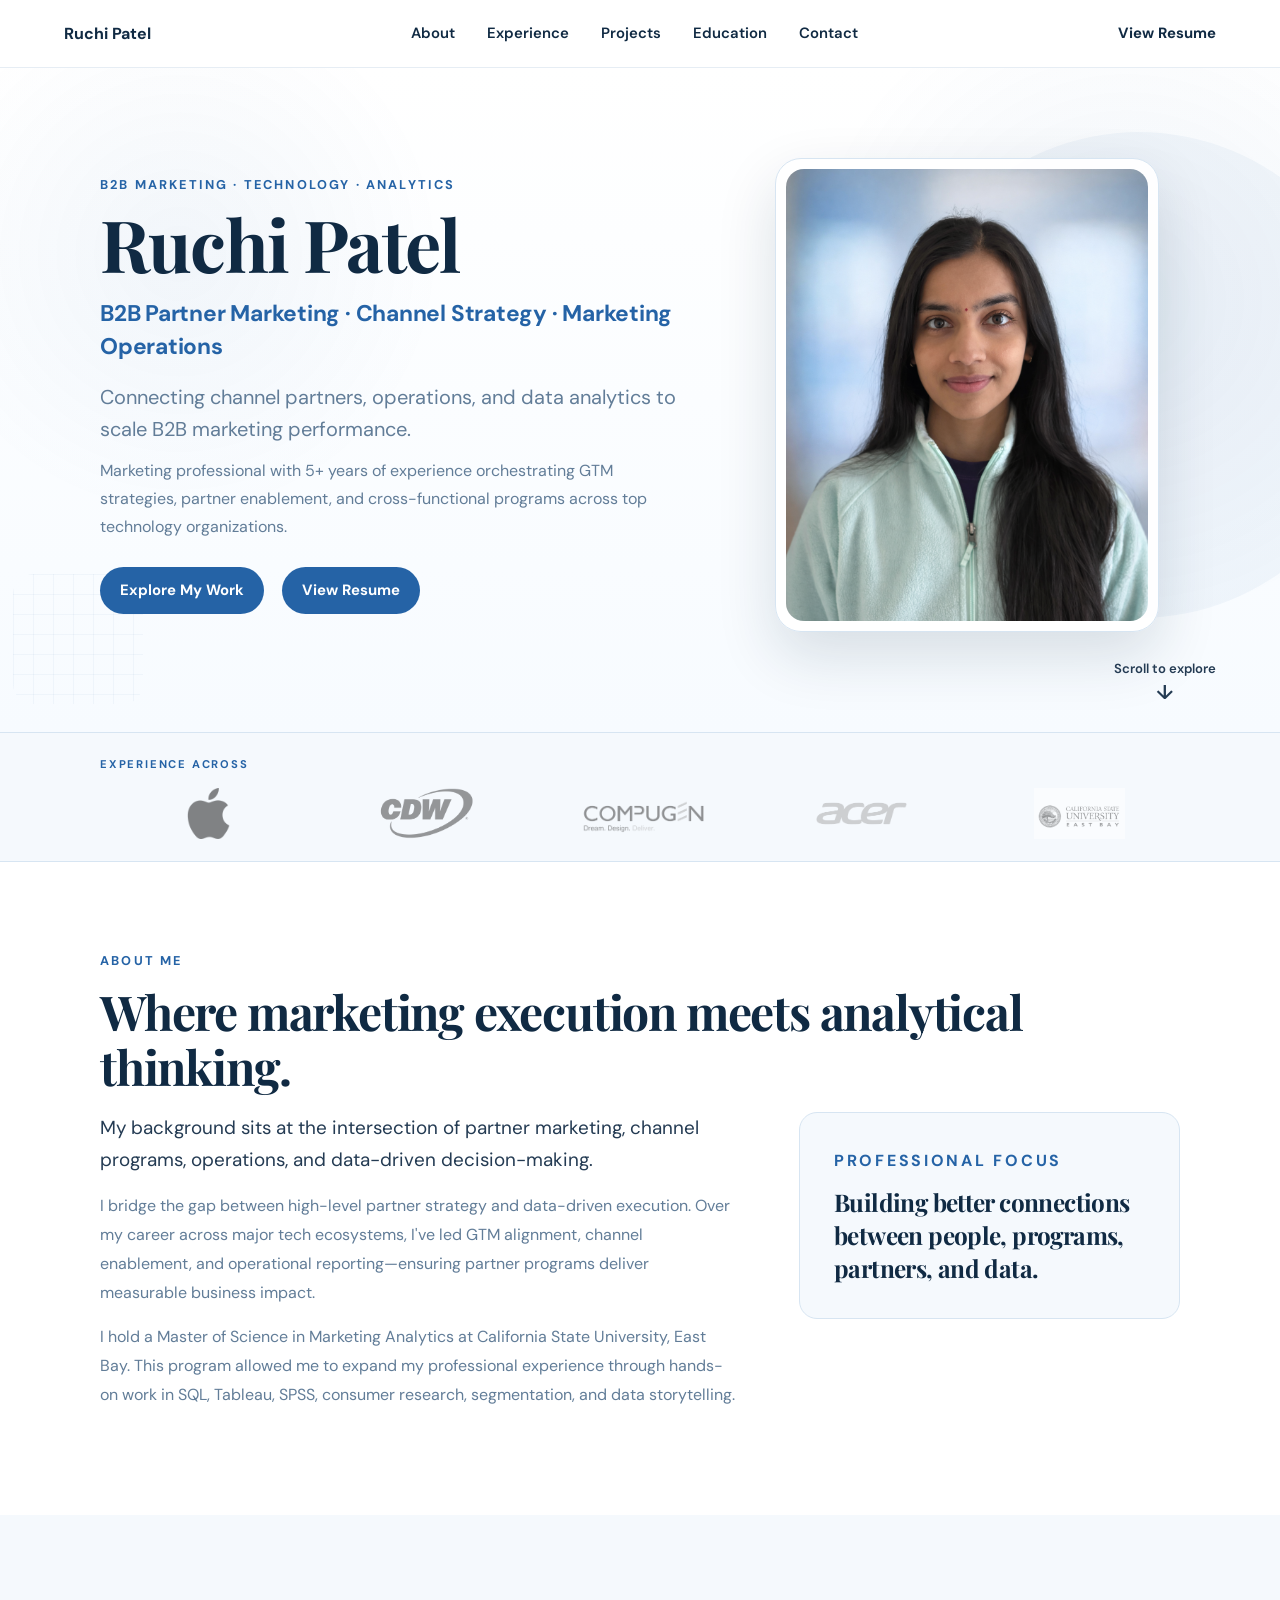
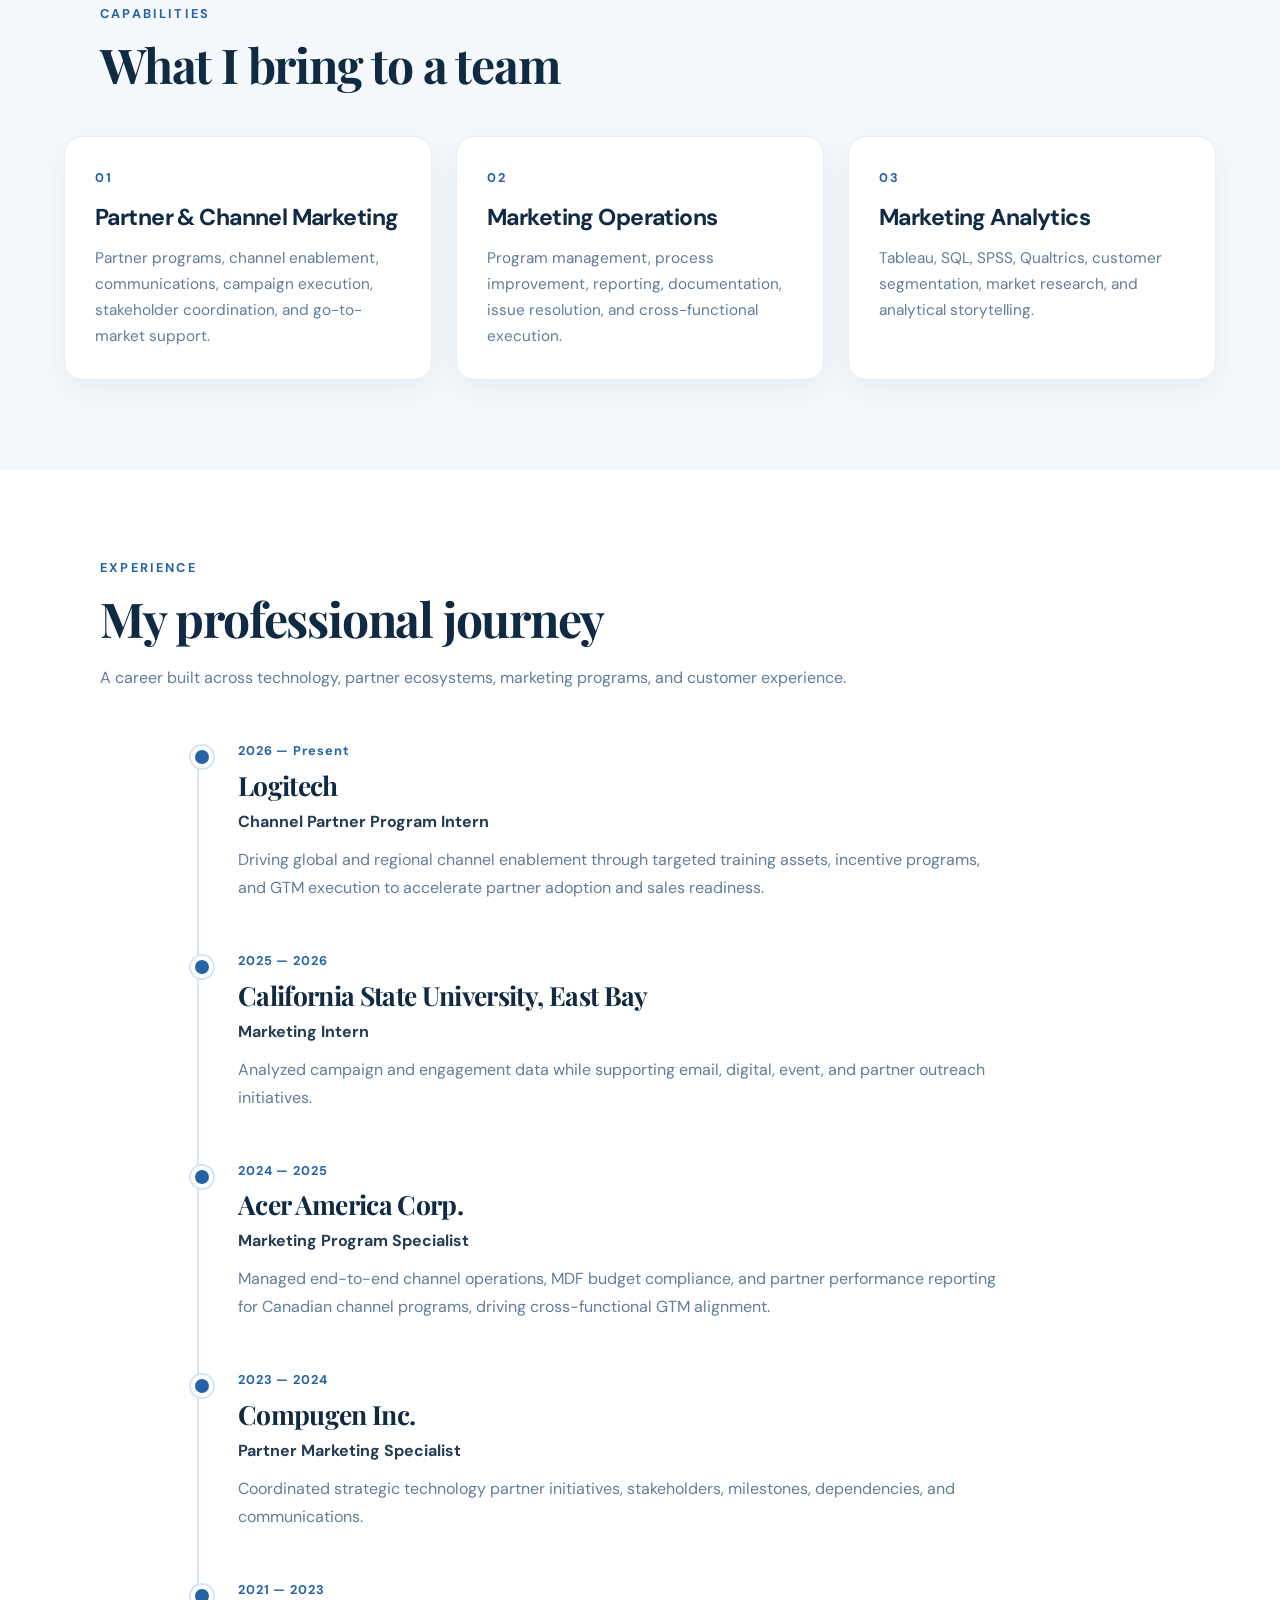
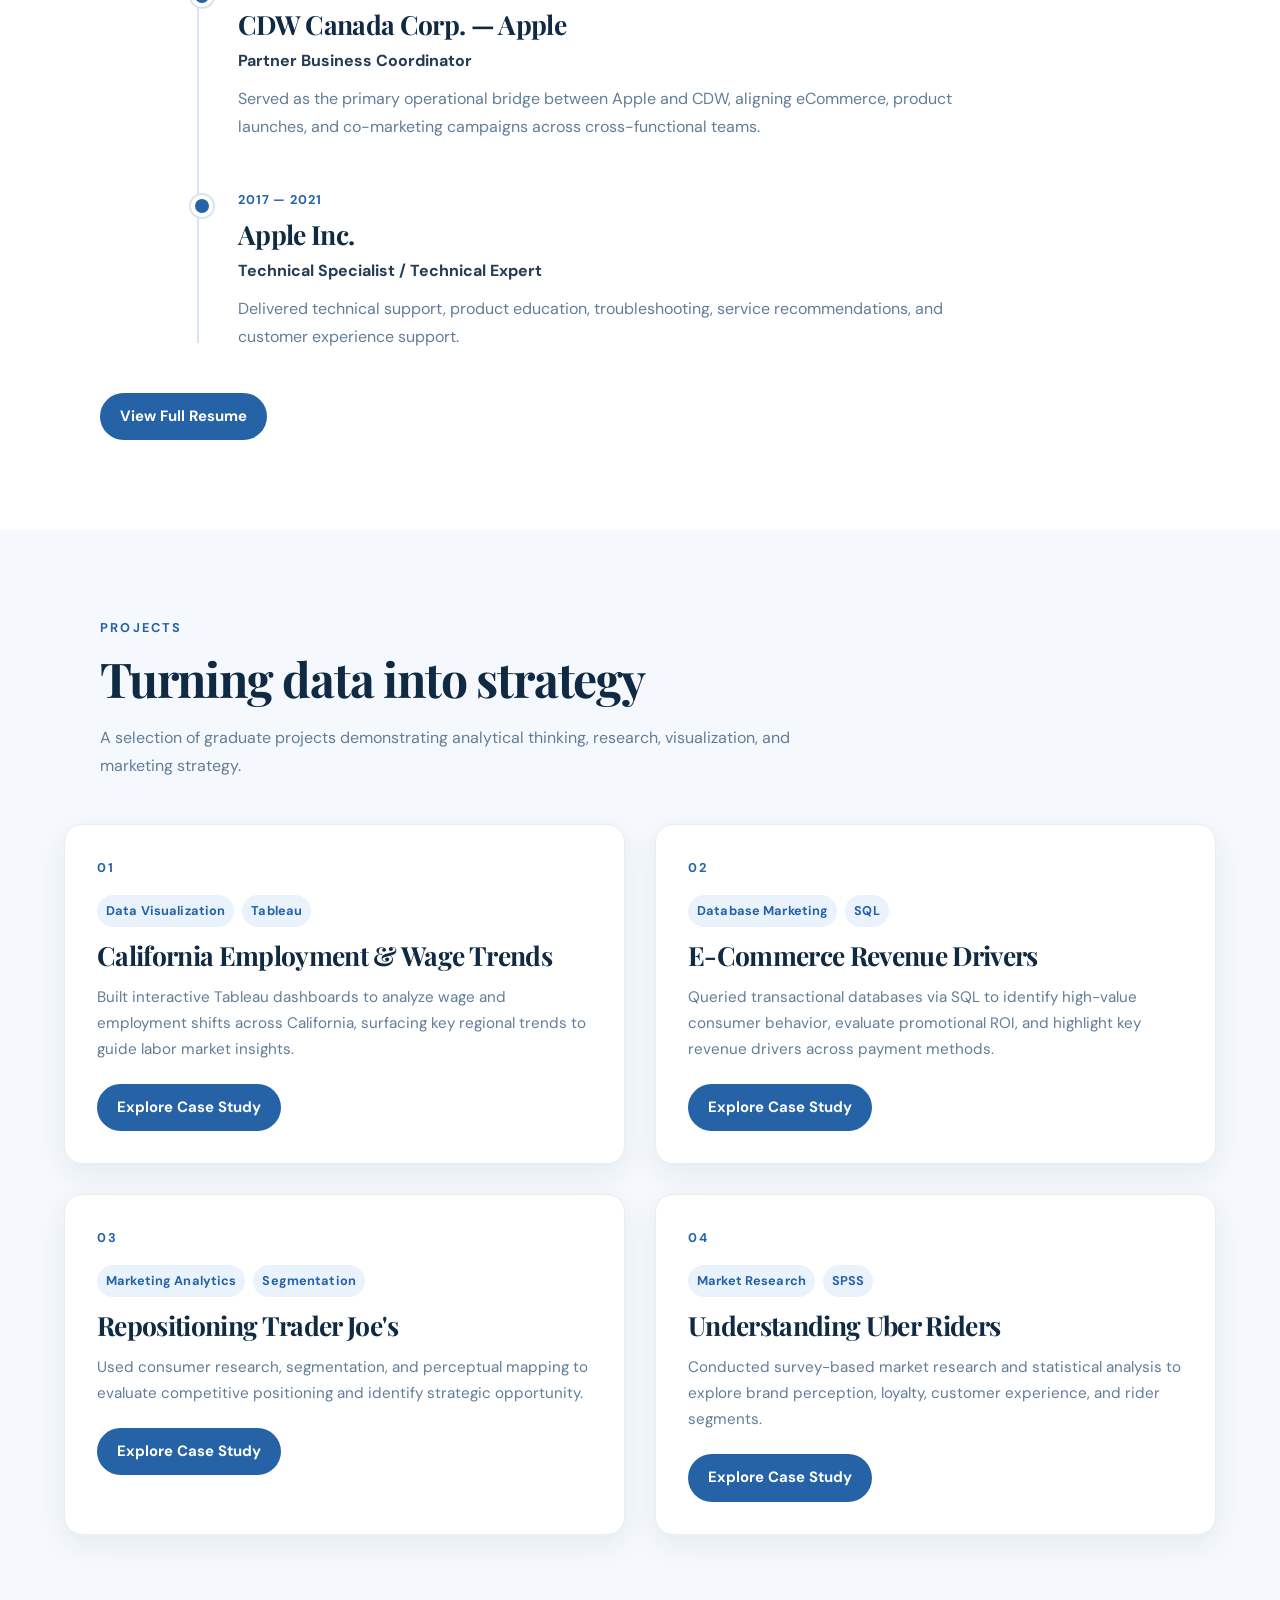
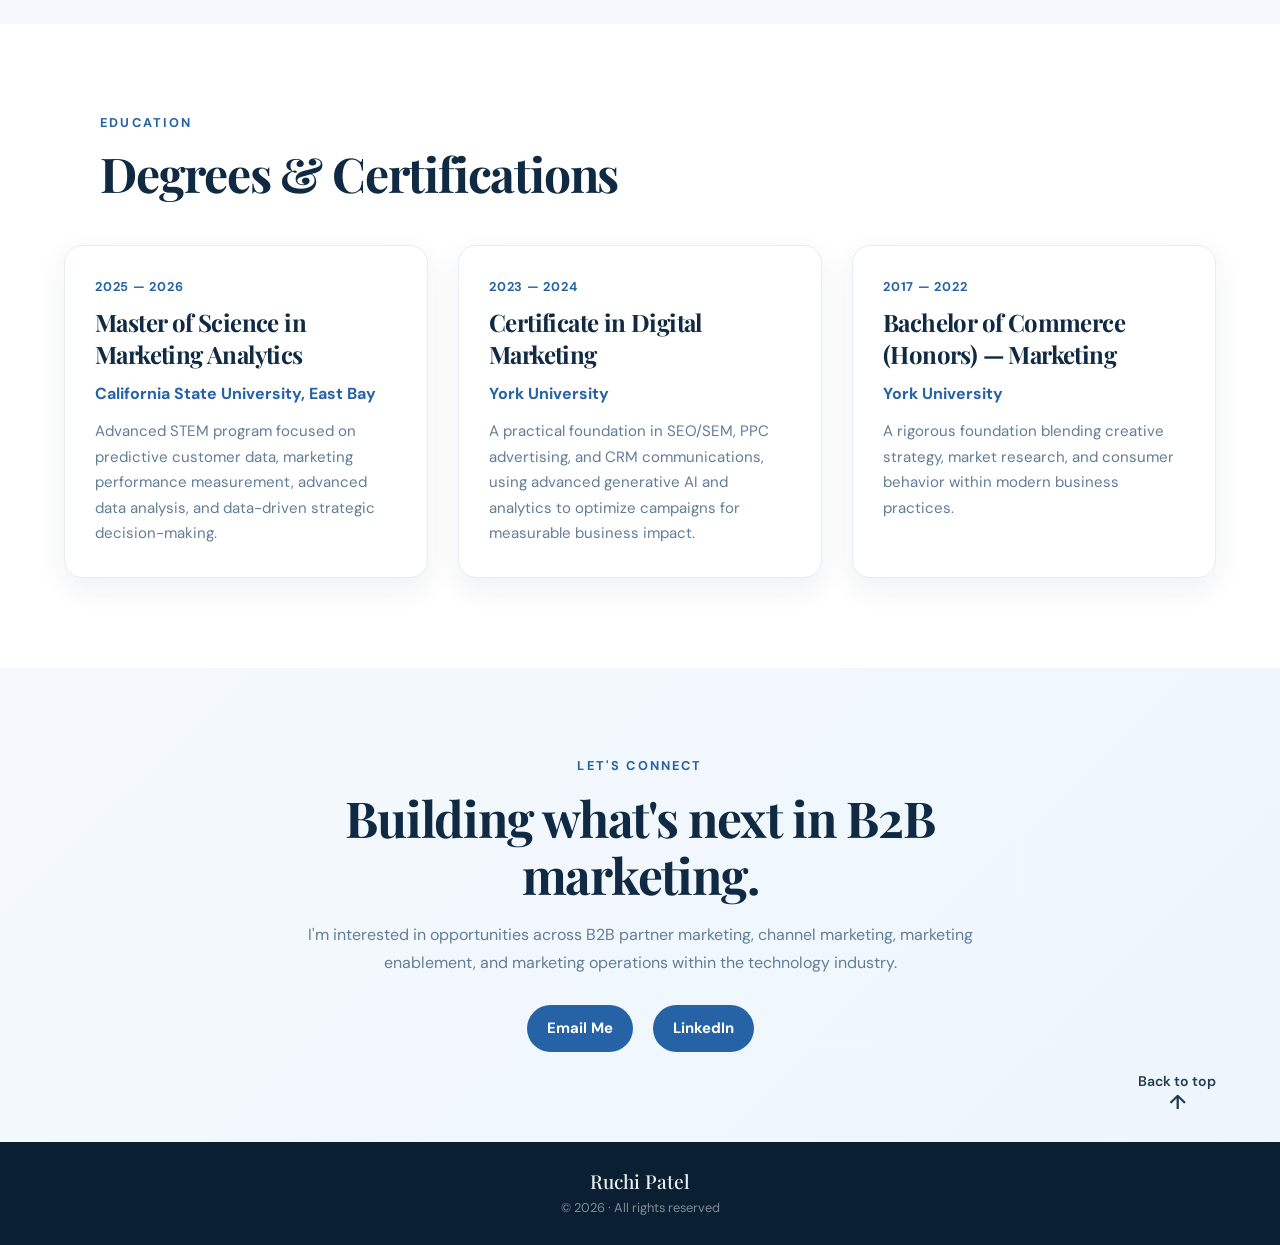
<file: index.html>
<!DOCTYPE html>
<html lang="en">

<head>

    <meta charset="UTF-8">

    <meta
        name="viewport"
        content="width=device-width, initial-scale=1.0"
    >

    <meta
        name="description"
        content="Ruchi Patel — B2B Partner Marketing, Channel Strategy, Marketing Operations, and Marketing Analytics."
    >

    <title>
        Ruchi Patel | B2B Partner Marketing &amp; Marketing Operations
    </title>

    <link rel="stylesheet" href="style.css">

</head>


<body>


    <!-- =====================================================
         NAVIGATION
    ====================================================== -->

    <nav class="site-nav">

        <a
            href="#home"
            class="nav-logo"
        >
            Ruchi Patel
        </a>


        <div class="nav-links">

            <a href="#about">
                About
            </a>

            <a href="#experience">
                Experience
            </a>

            <a href="#projects">
                Projects
            </a>

            <a href="#education">
                Education
            </a>

            <a href="#contact">
                Contact
            </a>

        </div>


        <a
            href="Ruchi%20Patel_Resume.pdf"
            class="nav-resume"
            target="_blank"
            rel="noopener"
        >
            View Resume
        </a>

    </nav>



    <!-- =====================================================
         HERO
    ====================================================== -->

    <header
        id="home"
        class="hero home-hero"
    >

        <div class="hero-content">


            <div class="hero-copy">

                <p class="eyebrow">
                    B2B MARKETING · TECHNOLOGY · ANALYTICS
                </p>


                <h1>
                    Ruchi Patel
                </h1>


                <h2>
                    B2B Partner Marketing
                    <span>·</span>
                    Channel Strategy
                    <span>·</span>
                    Marketing Operations
                </h2>


                <p class="hero-tagline">
                    Connecting channel partners, operations, and data 
                    analytics to scale B2B marketing performance.
                </p>


                <p class="hero-description">
                   Marketing professional with 5+ years of experience
                    orchestrating GTM strategies, partner enablement, 
                    and cross-functional programs across top technology 
                    organizations.
                </p>


                <div class="hero-actions">

                    <a
                        href="#projects"
                        class="btn"
                    >
                        Explore My Work
                    </a>


                    <a
                        href="Ruchi%20Patel_Resume.pdf"
                        class="btn"
                        target="_blank"
                        rel="noopener"
                    >
                        View Resume
                    </a>

                </div>

            </div>



            <div class="hero-image">

                <div class="headshot-frame">

                    <img
                        src="LinkedIn.png"
                        alt="Professional headshot of Ruchi Patel"
                        class="headshot"
                    >

                </div>

            </div>

        </div>


        <div class="hero-scroll">
            Scroll to explore
            <span>↓</span>
        </div>

    </header>
<!-- =====================================================
     COMPANY LOGO MARQUEE
====================================================== -->

<section
    class="company-banner"
    aria-label="Companies and organizations in Ruchi Patel's professional experience"
>

    <div class="company-banner-inner">

        <p class="company-banner-label">
            EXPERIENCE ACROSS
        </p>

        <div class="company-marquee">

            <div class="company-track">

                <!-- First logo set -->

                <div class="company-logo">
                    <img
                        src="images/companies/apple.png"
                        alt="Apple"
                    >
                </div>

                <div class="company-logo">
                    <img
                        src="images/companies/cdw.png"
                        alt="CDW"
                    >
                </div>

                <div class="company-logo">
                    <img
                        src="images/companies/compugen.png"
                        alt="Compugen"
                    >
                </div>

                <div class="company-logo">
                    <img
                        src="images/companies/acer.png"
                        alt="Acer"
                    >
                </div>

                <div class="company-logo">
                    <img
                        src="images/companies/csueb.jpg"
                        alt="California State University, East Bay"
                    >
                </div>

                <div class="company-logo">
                    <img
                        src="images/companies/logitech.png"
                        alt="Logitech"
                    >
                </div>


                <!-- Duplicate logo set for seamless scrolling -->

                <div class="company-logo">
                    <img
                        src="images/companies/apple.png"
                        alt=""
                        aria-hidden="true"
                    >
                </div>

                <div class="company-logo">
                    <img
                        src="images/companies/cdw.png"
                        alt=""
                        aria-hidden="true"
                    >
                </div>

                <div class="company-logo">
                    <img
                        src="images/companies/compugen.png"
                        alt=""
                        aria-hidden="true"
                    >
                </div>

                <div class="company-logo">
                    <img
                        src="images/companies/acer.png"
                        alt=""
                        aria-hidden="true"
                    >
                </div>

                <div class="company-logo">
                    <img
                        src="images/companies/csueb.jpg"
                        alt=""
                        aria-hidden="true"
                    >
                </div>

                <div class="company-logo">
                    <img
                        src="images/companies/logitech.png"
                        alt=""
                        aria-hidden="true"
                    >
                </div>

            </div>

        </div>

    </div>

</section>

    <!-- =====================================================
         ABOUT
    ====================================================== -->

    <section
        id="about"
        class="about-section"
    >

        <div class="section-intro">

            <p class="eyebrow">
                ABOUT ME
            </p>

            <h2>
                Where marketing execution
                meets analytical thinking.
            </h2>

        </div>


        <div class="about-content">

            <div>

                <p class="lead">
                    My background sits at the intersection of
                    partner marketing, channel programs, operations,
                    and data-driven decision-making.
                </p>

                <p>
                   I bridge the gap between high-level partner strategy 
                    and data-driven execution. Over my career across major 
                    tech ecosystems, I've led GTM alignment, channel enablement, 
                    and operational reporting—ensuring partner programs deliver 
                    measurable business impact.
                </p>

                <p>
                    I hold a Master of Science in Marketing Analytics
                    at California State University, East Bay. This program
                    allowed me to expand my professional experience through
                    hands-on work in SQL, Tableau, SPSS, consumer research,
                    segmentation, and data storytelling.
                </p>

            </div>


            <div class="about-highlight">

                <p class="eyebrow">
                    PROFESSIONAL FOCUS
                </p>

                <h3>
                    Building better connections
                    between people, programs,
                    partners, and data.
                </h3>

            </div>

        </div>

    </section>



    <!-- =====================================================
         CAPABILITIES
    ====================================================== -->

    <section
        id="capabilities"
        class="capabilities-section"
    >

        <div class="section-heading">

            <p class="eyebrow">
                CAPABILITIES
            </p>

            <h2>
                What I bring to a team
            </h2>

        </div>


        <div class="capabilities-grid">


            <article class="capability-card">

                <span class="capability-number">
                    01
                </span>

                <h3>
                    Partner &amp;
                    Channel Marketing
                </h3>

                <p>
                    Partner programs, channel enablement,
                    communications, campaign execution,
                    stakeholder coordination, and go-to-market
                    support.
                </p>

            </article>


            <article class="capability-card">

                <span class="capability-number">
                    02
                </span>

                <h3>
                    Marketing
                    Operations
                </h3>

                <p>
                    Program management, process improvement,
                    reporting, documentation, issue resolution,
                    and cross-functional execution.
                </p>

            </article>


            <article class="capability-card">

                <span class="capability-number">
                    03
                </span>

                <h3>
                    Marketing
                    Analytics
                </h3>

                <p>
                    Tableau, SQL, SPSS, Qualtrics, customer
                    segmentation, market research, and
                    analytical storytelling.
                </p>

            </article>

        </div>

    </section>

<!-- =====================================================
     EXPERIENCE
====================================================== -->

<section
    id="experience"
    class="experience-section"
>

    <div class="section-heading">

        <p class="eyebrow">
            EXPERIENCE
        </p>

        <h2>
            My professional journey
        </h2>

        <p>
            A career built across technology, partner ecosystems,
            marketing programs, and customer experience.
        </p>

    </div>


    <div class="timeline">


        <!-- 01 -->

        <article class="timeline-item">

            <p class="date">
                2026 — Present
            </p>

            <h3>
                Logitech
            </h3>

            <p>
                <strong>
                    Channel Partner Program Intern
                </strong>
            </p>

            <p>
                Driving global and regional channel enablement 
                through targeted training assets, incentive programs, 
                and GTM execution to accelerate partner adoption and 
                sales readiness.
            </p>

        </article>


        <!-- 02 -->

        <article class="timeline-item">

            <p class="date">
                2025 — 2026
            </p>

            <h3>
                California State University, East Bay
            </h3>

            <p>
                <strong>
                    Marketing Intern
                </strong>
            </p>

            <p>
                Analyzed campaign and engagement data while
                supporting email, digital, event, and partner
                outreach initiatives.
            </p>

        </article>


        <!-- 03 -->

        <article class="timeline-item">

            <p class="date">
                2024 — 2025
            </p>

            <h3>
                Acer America Corp.
            </h3>

            <p>
                <strong>
                    Marketing Program Specialist
                </strong>
            </p>

            <p>
                Managed end-to-end channel operations, MDF budget 
                compliance, and partner performance reporting 
                for Canadian channel programs, driving 
                cross-functional GTM alignment.
            </p>

        </article>


        <!-- 04 -->

        <article class="timeline-item">

            <p class="date">
                2023 — 2024
            </p>

            <h3>
                Compugen Inc.
            </h3>

            <p>
                <strong>
                    Partner Marketing Specialist
                </strong>
            </p>

            <p>
                Coordinated strategic technology partner
                initiatives, stakeholders, milestones,
                dependencies, and communications.
            </p>

        </article>


        <!-- 05 -->

        <article class="timeline-item">

            <p class="date">
                2021 — 2023
            </p>

            <h3>
                CDW Canada Corp. — Apple
            </h3>

            <p>
                <strong>
                    Partner Business Coordinator
                </strong>
            </p>

            <p>
                Served as the primary operational bridge between 
                Apple and CDW, aligning eCommerce, product launches, 
                and co-marketing campaigns across cross-functional teams.
            </p>

        </article>


        <!-- 06 -->

        <article class="timeline-item">

            <p class="date">
                2017 — 2021
            </p>

            <h3>
                Apple Inc.
            </h3>

            <p>
                <strong>
                    Technical Specialist / Technical Expert
                </strong>
            </p>

            <p>
                Delivered technical support, product education,
                troubleshooting, service recommendations,
                and customer experience support.
            </p>

        </article>


    </div>


    <div class="section-action">

        <a
            href="Ruchi%20Patel_Resume.pdf"
            class="btn"
            target="_blank"
            rel="noopener"
        >
            View Full Resume
        </a>

    </div>

</section>

    <!-- =====================================================
         FEATURED PROJECTS
    ====================================================== -->

    <section
        id="projects"
        class="projects-section"
    >

        <div class="section-heading">

            <p class="eyebrow">
                Projects
            </p>

            <h2>
                Turning data into strategy
            </h2>

            <p>
                A selection of graduate projects demonstrating
                analytical thinking, research, visualization,
                and marketing strategy.
            </p>

        </div>


        <div class="project-grid homepage-project-grid">


            <!-- Project 01 -->

            <article class="project-card homepage-project-card">

                <div class="project-number">
                    01
                </div>

                <div class="project-tags">

                    <span class="project-tag">
                        Data Visualization
                    </span>

                    <span class="project-tag">
                        Tableau
                    </span>

                </div>


                <h3>
                    California Employment
                    &amp; Wage Trends
                </h3>


                <p>
                    Built interactive Tableau dashboards to analyze 
                    wage and employment shifts across California, 
                    surfacing key regional trends to guide labor 
                    market insights.
                </p>


                <a
                    href="projects/data-visualization.html"
                    class="btn"
                >
                    Explore Case Study
                </a>

            </article>



            <!-- Project 02 -->

            <article class="project-card homepage-project-card">

                <div class="project-number">
                    02
                </div>

                <div class="project-tags">

                    <span class="project-tag">
                        Database Marketing
                    </span>

                    <span class="project-tag">
                        SQL
                    </span>

                </div>


                <h3>
                    E-Commerce Revenue
                    Drivers
                </h3>


                <p>
                    Queried transactional databases via SQL 
                    to identify high-value consumer behavior, 
                    evaluate promotional ROI, and highlight key 
                    revenue drivers across payment methods.
                </p>


                <a
                    href="projects/database-marketing.html"
                    class="btn"
                >
                    Explore Case Study
                </a>

            </article>



            <!-- Project 03 -->

            <article class="project-card homepage-project-card">

                <div class="project-number">
                    03
                </div>

                <div class="project-tags">

                    <span class="project-tag">
                        Marketing Analytics
                    </span>

                    <span class="project-tag">
                        Segmentation
                    </span>

                </div>


                <h3>
                    Repositioning
                    Trader Joe's
                </h3>


                <p>
                    Used consumer research, segmentation, and
                    perceptual mapping to evaluate competitive
                    positioning and identify strategic opportunity.
                </p>


                <a
                    href="projects/marketing-analytics.html"
                    class="btn"
                >
                    Explore Case Study
                </a>

            </article>



            <!-- Project 04 -->

            <article class="project-card homepage-project-card">

                <div class="project-number">
                    04
                </div>

                <div class="project-tags">

                    <span class="project-tag">
                        Market Research
                    </span>

                    <span class="project-tag">
                        SPSS
                    </span>

                </div>


                <h3>
                    Understanding
                    Uber Riders
                </h3>


                <p>
                    Conducted survey-based market research and
                    statistical analysis to explore brand perception,
                    loyalty, customer experience, and rider segments.
                </p>


                <a
                    href="projects/market-research.html"
                    class="btn"
                >
                    Explore Case Study
                </a>

            </article>

    </section>



    <!-- =====================================================
         EDUCATION
    ====================================================== -->

    <section
        id="education"
        class="education-section"
    >

        <div class="section-heading">

            <p class="eyebrow">
                EDUCATION
            </p>

            <h2>
                Degrees &amp; Certifications
            </h2>

        </div>


        <div class="education-grid">


            <article class="education-card">

                <p class="education-year">
                    2025 — 2026
                </p>

                <h3>
                    Master of Science
                    in Marketing Analytics
                </h3>

                <p class="education-school">
                    California State University,
                    East Bay
                </p>

                <p>
                    Advanced STEM program focused on predictive customer
                    data, marketing performance measurement, advanced data 
                    analysis, and data-driven strategic decision-making.
                </p>

            </article>


            <article class="education-card">

                <p class="education-year">
                    2023 — 2024
                </p>

                <h3>
                    Certificate in Digital Marketing
                </h3>

                <p class="education-school">
                    York University
                </p>

                <p>
                    A practical foundation in SEO/SEM, PPC 
                    advertising, and CRM communications, using
                    advanced generative AI and analytics to 
                    optimize campaigns for measurable business impact.
                </p>

            </article>


            <article class="education-card">

                <p class="education-year">
                    2017 — 2022
                </p>

                <h3>
                    Bachelor of Commerce
                    (Honors) — Marketing
                </h3>

                <p class="education-school">
                    York University
                </p>

                <p>
                    A rigorous foundation blending creative strategy, 
                    market research, and consumer behavior within modern
                    business practices.
                </p>

            </article>

        </div>

    </section>



    <!-- =====================================================
         CONTACT
    ====================================================== -->

    <section
        id="contact"
        class="contact-section"
    >

        <div class="contact-content">

            <p class="eyebrow">
                LET'S CONNECT
            </p>

            <h2>
                Building what's next
                in B2B marketing.
            </h2>

            <p>
                I'm interested in opportunities across B2B partner
                marketing, channel marketing, marketing enablement,
                and marketing operations within the technology industry.
            </p>


            <div class="contact-actions">

                <a
                    href="mailto:patel28@live.ca"
                    class="btn"
                >
                    Email Me
                </a>


                <a
                    href="https://www.linkedin.com/in/patel2811"
                    class="btn"
                    target="_blank"
                    rel="noopener"
                >
                    LinkedIn
                </a>

            </div>
 <div class="footer-links">

               <a
    href="#home"
    class="back-to-top"
    aria-label="Back to top"
>
    <span>Back to top</span>
    <span class="back-to-top-arrow">↑</span>
</a>

            </div>
            
        </div>

    </section>



    <!-- =====================================================
         FOOTER
    ====================================================== -->

   <footer class="site-footer">

    <div class="site-footer-content">

        <div class="site-footer-name">
            Ruchi Patel
        </div>

        <div class="site-footer-copyright">
            © 2026 · All rights reserved
        </div>

    </div>

</footer>



    <!-- =====================================================
         JAVASCRIPT
    ====================================================== -->

    <script src="script.js"></script>

</body>

</html>
</file>
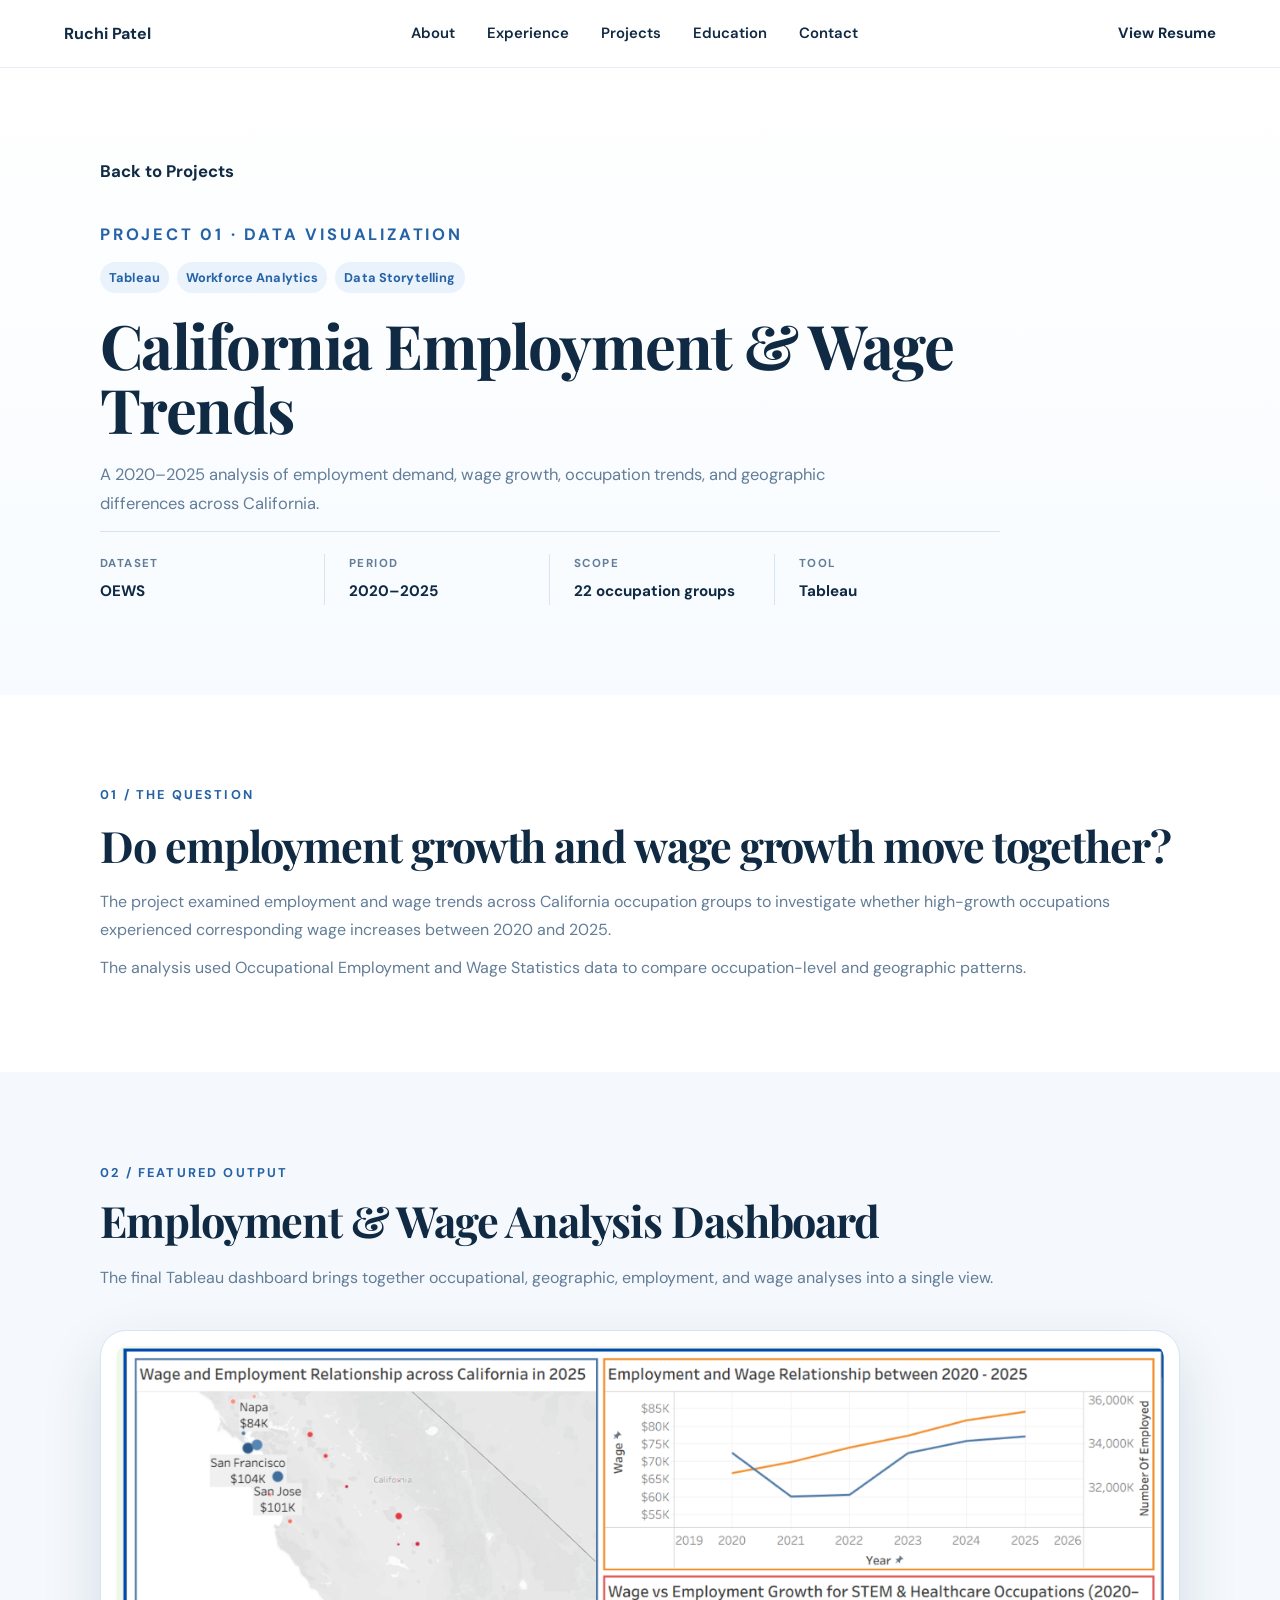
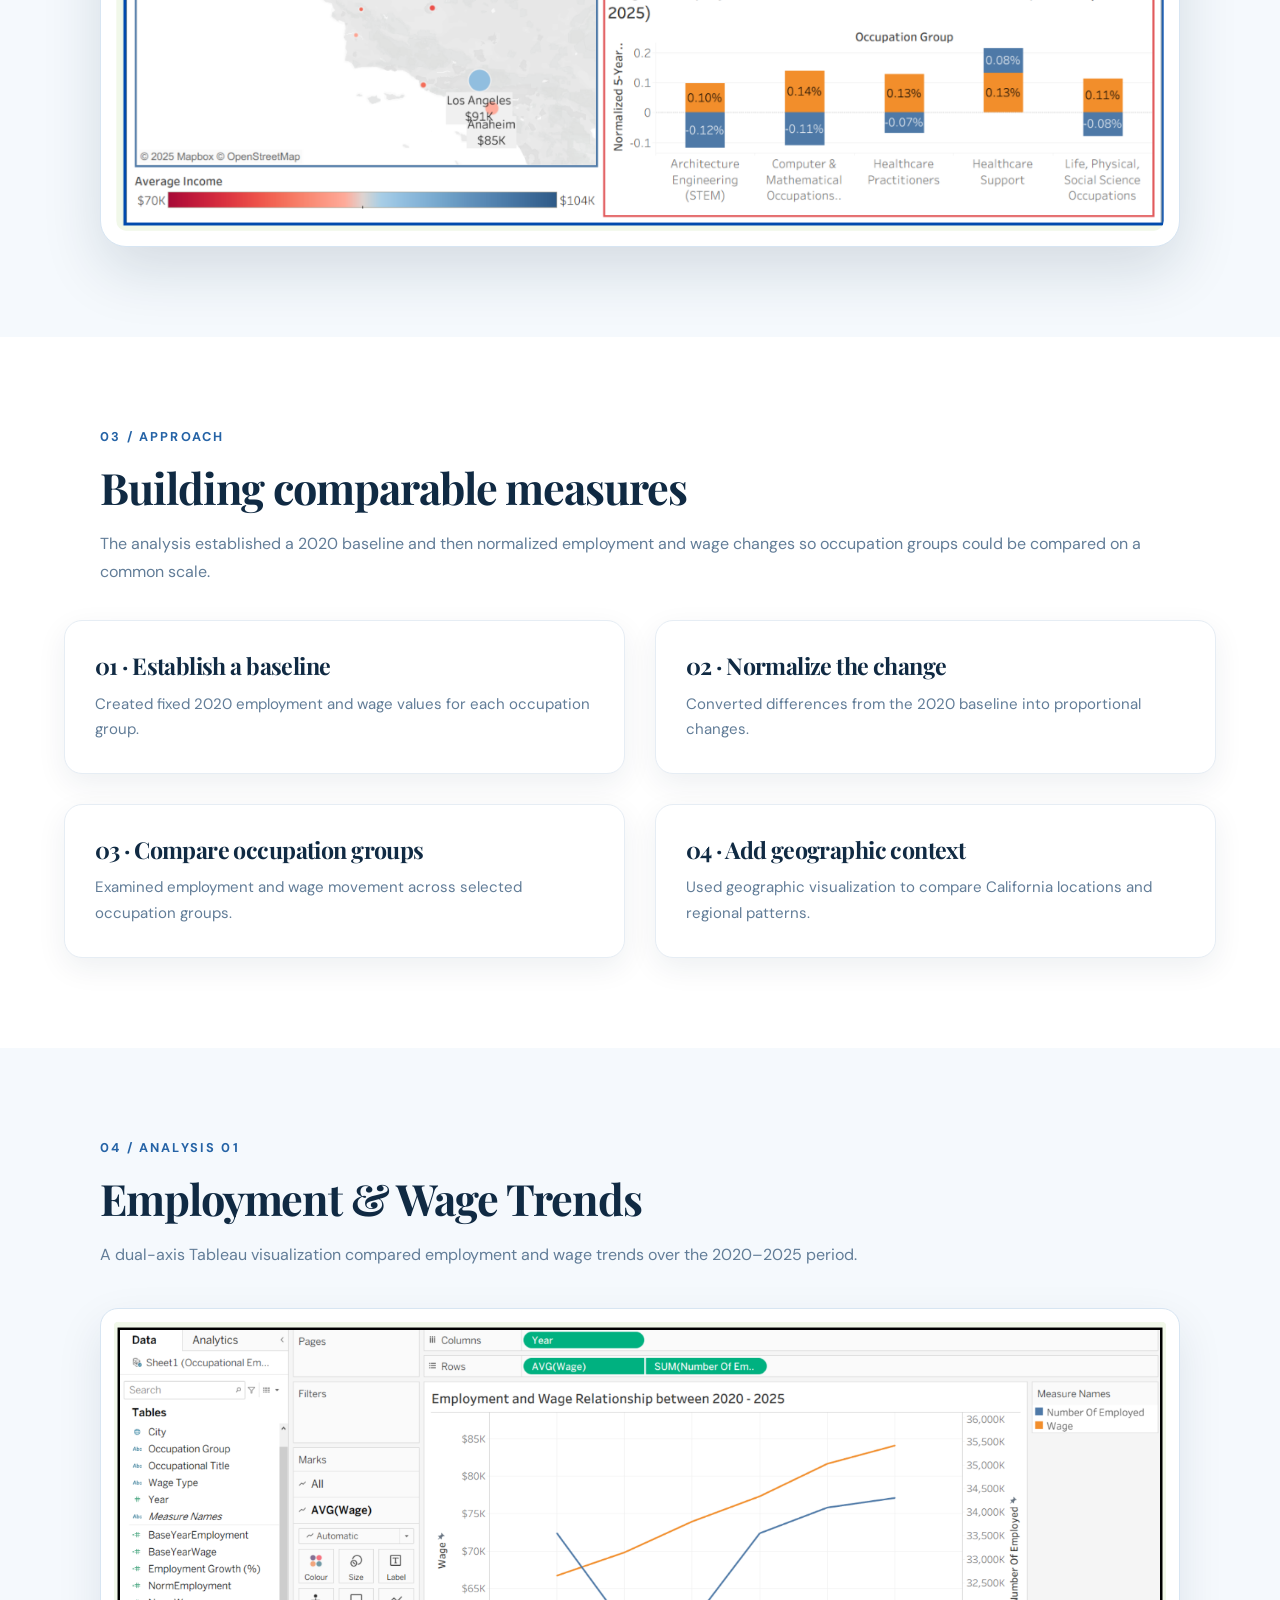
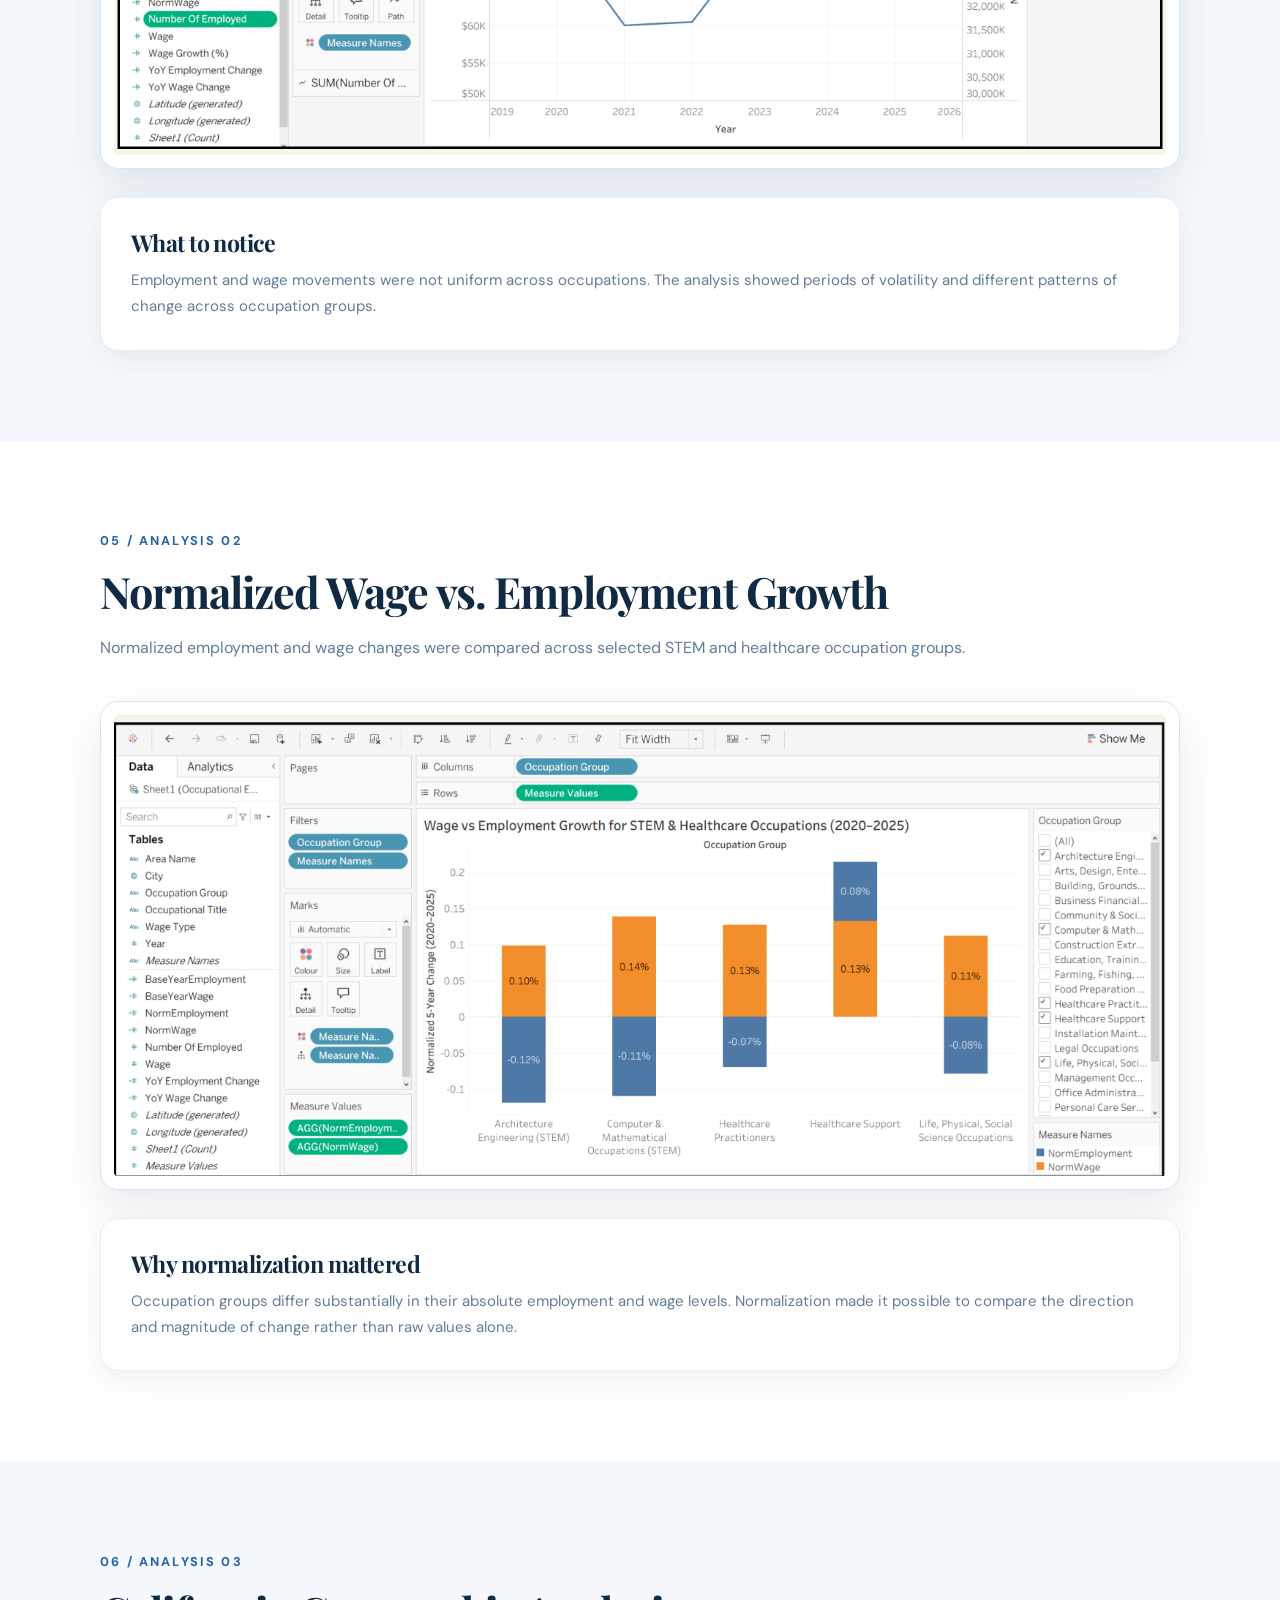
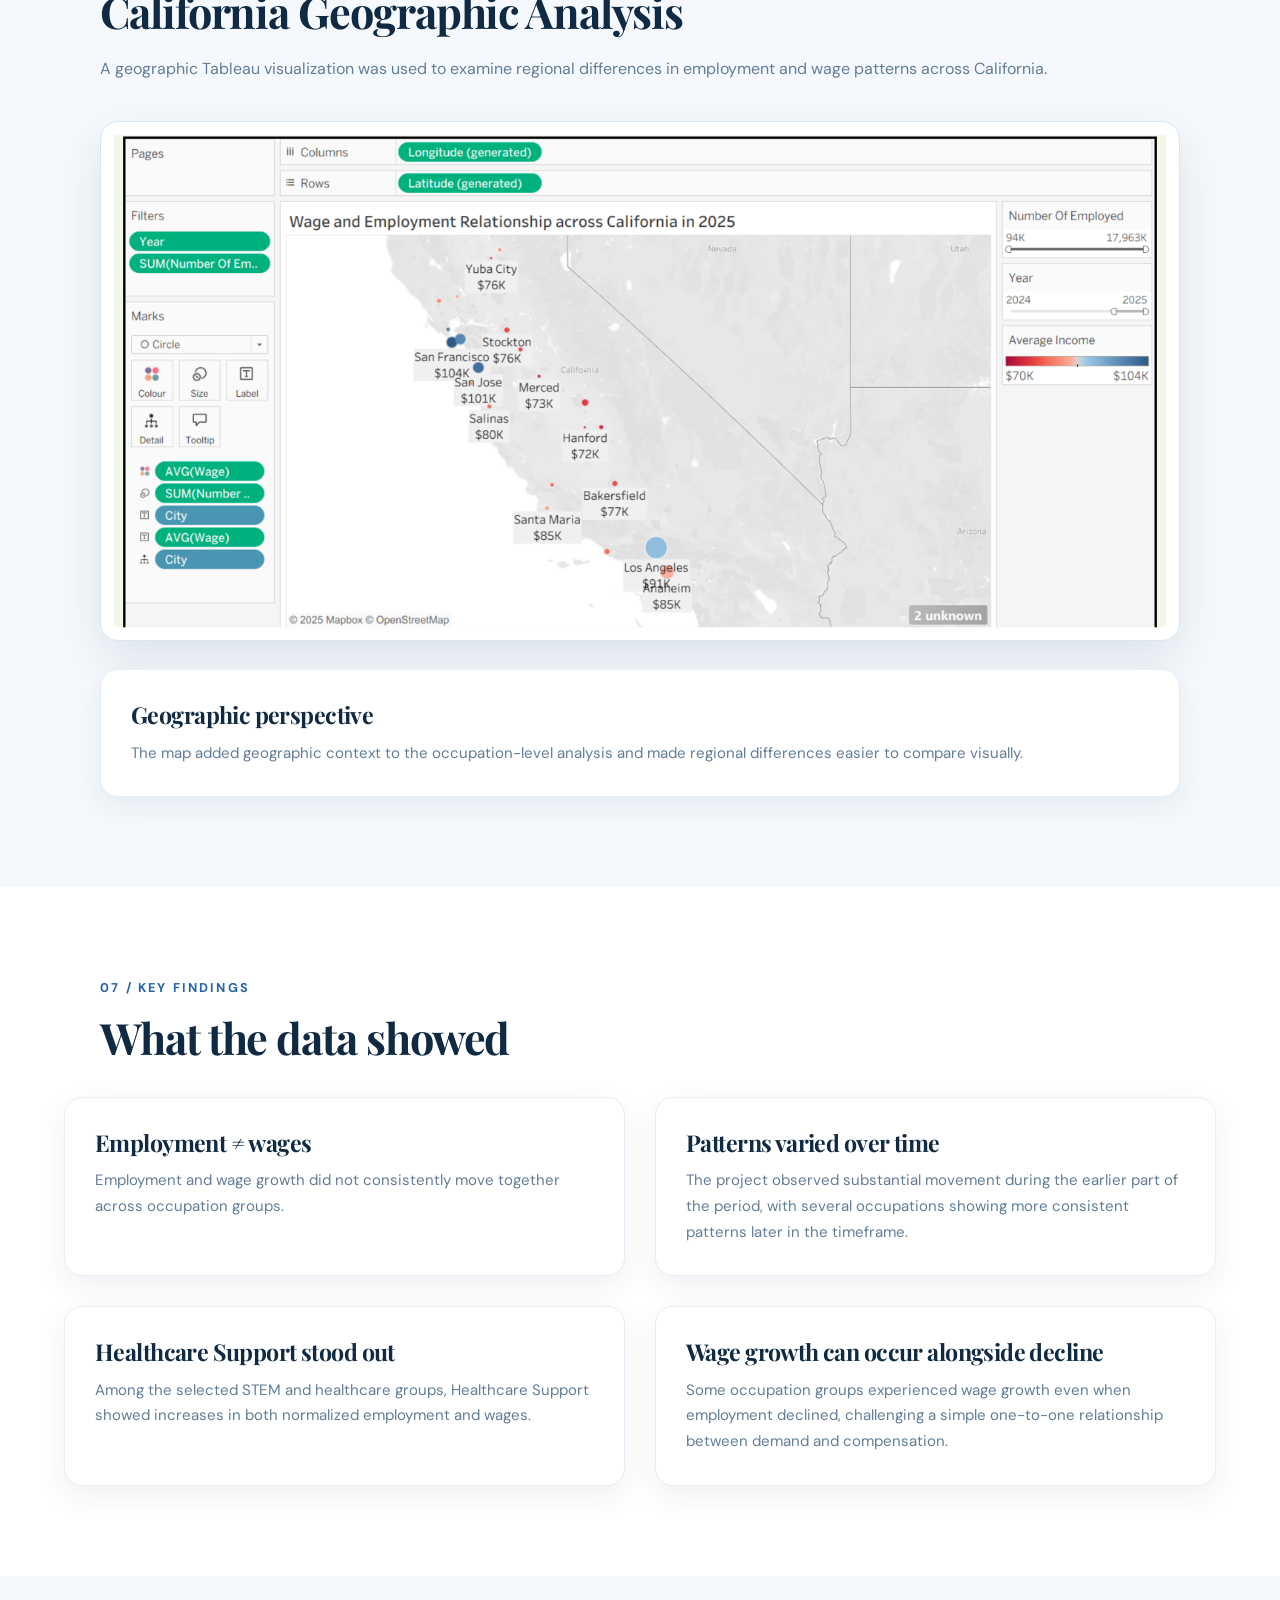
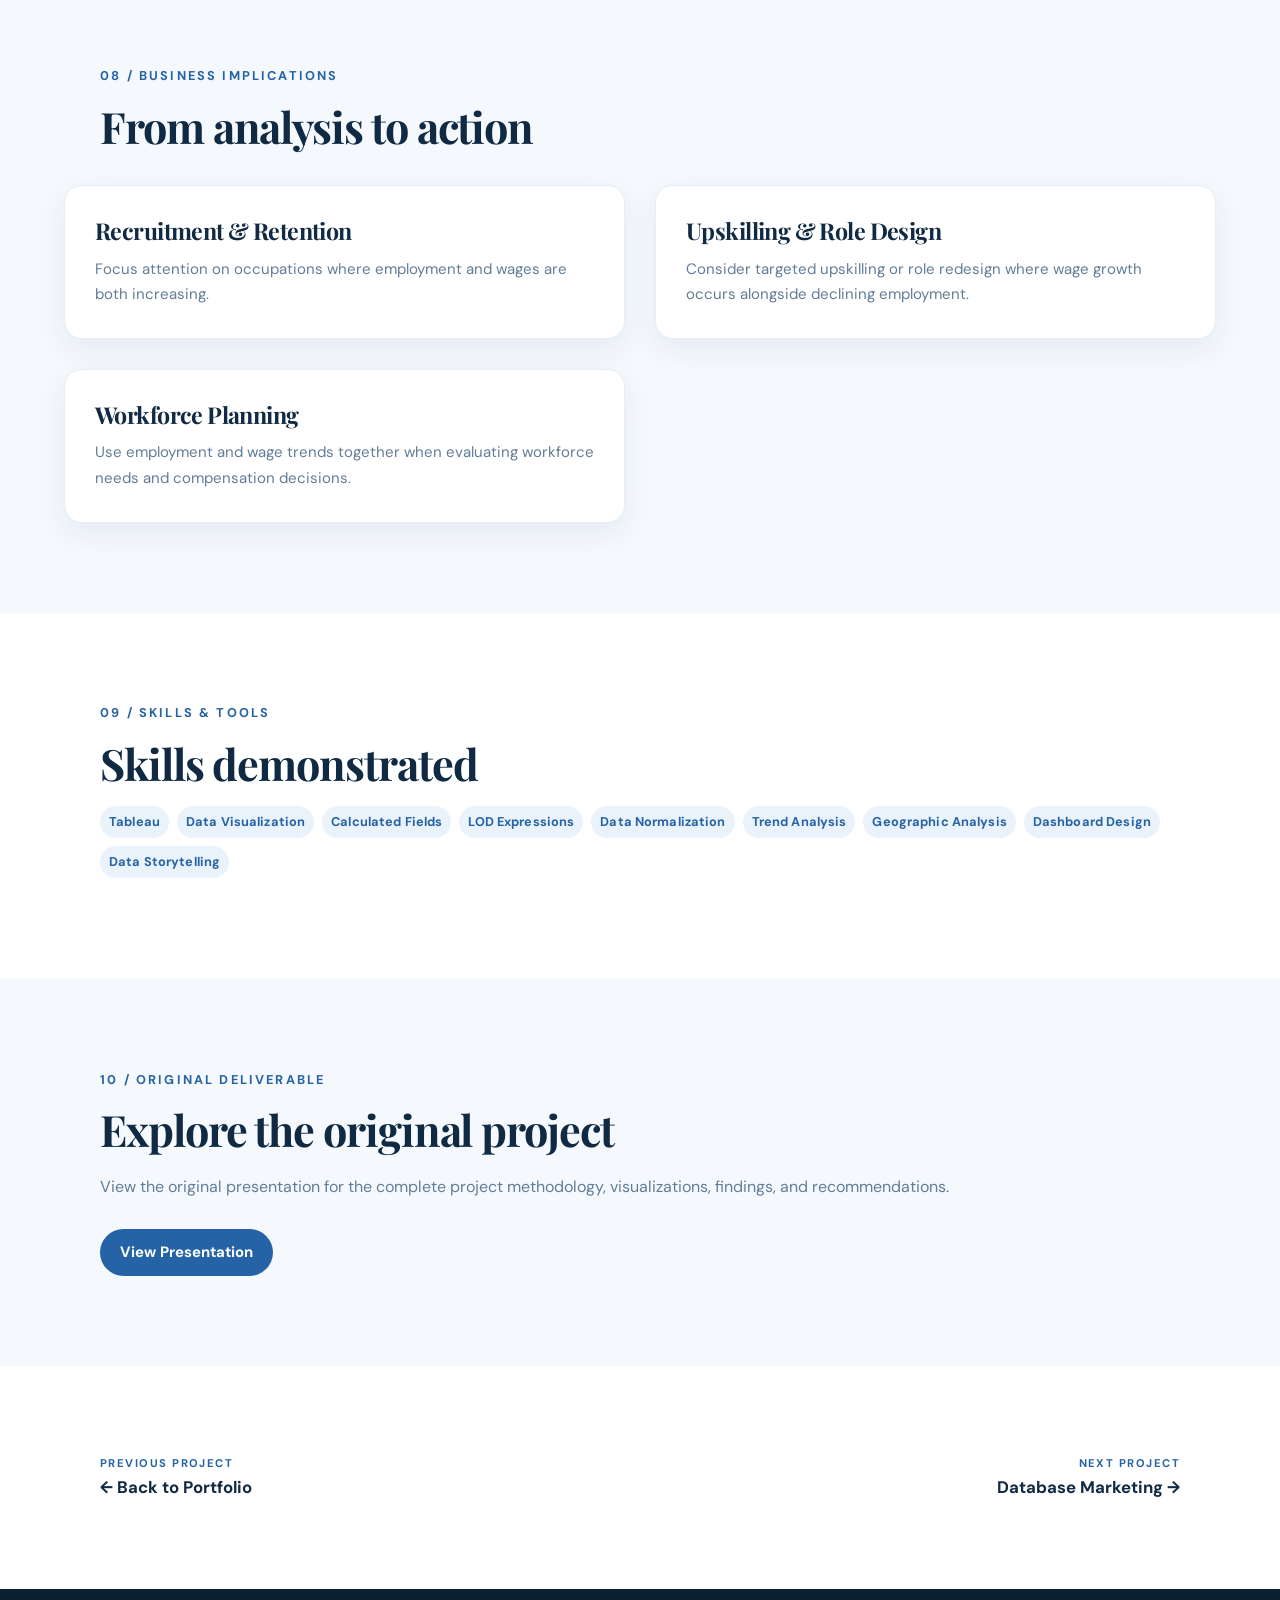
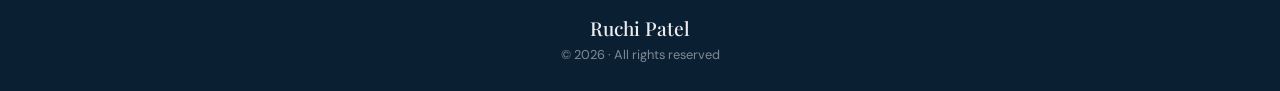
<file: projects/data-visualization.html>
<!DOCTYPE html>
<html lang="en">

<head>

    <meta charset="UTF-8">

    <meta
        name="viewport"
        content="width=device-width, initial-scale=1.0"
    >

    <meta
        name="description"
        content="Ruchi Patel — California Employment & Wage Trends Tableau case study."
    >

    <title>
        California Employment & Wage Trends | Ruchi Patel
    </title>

    <link rel="stylesheet" href="../style.css">

</head>


<body>


    <!-- =====================================================
         NAVIGATION
    ====================================================== -->

    <nav class="site-nav">

        <a
            href="../index.html"
            class="nav-logo"
        >
            Ruchi Patel
        </a>


        <div class="nav-links">

            <a href="../index.html#about">
                About
            </a>

            <a href="../index.html#experience">
                Experience
            </a>

            <a href="../index.html#projects">
                Projects
            </a>

            <a href="../index.html#education">
                Education
            </a>

            <a href="../index.html#contact">
                Contact
            </a>

        </div>


        <a
            href="../Ruchi%20Patel_Resume.pdf"
            class="nav-resume"
            target="_blank"
            rel="noopener"
        >
            View Resume
        </a>

    </nav>



    <!-- =====================================================
         HERO
    ====================================================== -->

    <header class="hero case-study-hero">

        <div>

            <a
                href="../index.html#projects"
                class="back-link"
            >
                Back to Projects
            </a>


            <p class="eyebrow">
                PROJECT 01 · DATA VISUALIZATION
            </p>


            <div class="project-tags">

                <span class="project-tag">
                    Tableau
                </span>

                <span class="project-tag">
                    Workforce Analytics
                </span>

                <span class="project-tag">
                    Data Storytelling
                </span>

            </div>


            <h1>
                California Employment
                &amp; Wage Trends
            </h1>


            <p class="case-study-hero-lede">
                A 2020–2025 analysis of employment demand,
                wage growth, occupation trends, and geographic
                differences across California.
            </p>


            <div class="case-study-meta">


                <div>

                    <span>
                        Dataset
                    </span>

                    <strong>
                        OEWS
                    </strong>

                </div>


                <div>

                    <span>
                        Period
                    </span>

                    <strong>
                        2020–2025
                    </strong>

                </div>


                <div>

                    <span>
                        Scope
                    </span>

                    <strong>
                        22 occupation groups
                    </strong>

                </div>


                <div>

                    <span>
                        Tool
                    </span>

                    <strong>
                        Tableau
                    </strong>

                </div>


            </div>

        </div>

    </header>



    <!-- =====================================================
         01 / THE QUESTION
    ====================================================== -->

    <section>

        <p class="eyebrow">
            01 / THE QUESTION
        </p>


        <h2>
            Do employment growth
            and wage growth move together?
        </h2>


        <p>
            The project examined employment and wage trends
            across California occupation groups to investigate
            whether high-growth occupations experienced
            corresponding wage increases between 2020 and 2025.
        </p>


        <p>
            The analysis used Occupational Employment and Wage
            Statistics data to compare occupation-level and
            geographic patterns.
        </p>

    </section>



    <!-- =====================================================
         02 / FEATURED OUTPUT
    ====================================================== -->

    <section class="dashboard-showcase">

        <p class="eyebrow">
            02 / FEATURED OUTPUT
        </p>


        <h2>
            Employment &amp; Wage
            Analysis Dashboard
        </h2>


        <p>
            The final Tableau dashboard brings together
            occupational, geographic, employment, and wage
            analyses into a single view.
        </p>


        <img
            src="../images/data-visualization/tableau-dashboard.png"
            alt="Final Tableau dashboard combining California employment and wage analysis"
            class="case-study-image dashboard-image"
        >

    </section>



    <!-- =====================================================
         03 / APPROACH
    ====================================================== -->

    <section>

        <p class="eyebrow">
            03 / APPROACH
        </p>


        <h2>
            Building comparable measures
        </h2>


        <p>
            The analysis established a 2020 baseline and then
            normalized employment and wage changes so occupation
            groups could be compared on a common scale.
        </p>


        <div class="project-grid">


            <article class="project-card">

                <h3>
                    01 · Establish a baseline
                </h3>

                <p>
                    Created fixed 2020 employment and wage
                    values for each occupation group.
                </p>

            </article>


            <article class="project-card">

                <h3>
                    02 · Normalize the change
                </h3>

                <p>
                    Converted differences from the 2020
                    baseline into proportional changes.
                </p>

            </article>


            <article class="project-card">

                <h3>
                    03 · Compare occupation groups
                </h3>

                <p>
                    Examined employment and wage movement
                    across selected occupation groups.
                </p>

            </article>


            <article class="project-card">

                <h3>
                    04 · Add geographic context
                </h3>

                <p>
                    Used geographic visualization to compare
                    California locations and regional patterns.
                </p>

            </article>

        </div>

    </section>



    <!-- =====================================================
         04 / ANALYSIS 01
    ====================================================== -->

    <section>

        <p class="eyebrow">
            04 / ANALYSIS 01
        </p>


        <h2>
            Employment &amp; Wage Trends
        </h2>


        <p>
            A dual-axis Tableau visualization compared
            employment and wage trends over the 2020–2025
            period.
        </p>


        <img
            src="../images/data-visualization/employment-wage-trend.png"
            alt="Tableau visualization comparing California employment and wage trends from 2020 to 2025"
            class="case-study-image"
        >


        <div class="project-card">

            <h3>
                What to notice
            </h3>

            <p>
                Employment and wage movements were not uniform
                across occupations. The analysis showed periods
                of volatility and different patterns of change
                across occupation groups.
            </p>

        </div>

    </section>



    <!-- =====================================================
         05 / ANALYSIS 02
    ====================================================== -->

    <section>

        <p class="eyebrow">
            05 / ANALYSIS 02
        </p>


        <h2>
            Normalized Wage vs.
            Employment Growth
        </h2>


        <p>
            Normalized employment and wage changes were compared
            across selected STEM and healthcare occupation groups.
        </p>


        <img
            src="../images/data-visualization/normalized-growth.png"
            alt="Tableau visualization comparing normalized wage and employment growth across occupation groups"
            class="case-study-image"
        >


        <div class="project-card">

            <h3>
                Why normalization mattered
            </h3>

            <p>
                Occupation groups differ substantially in their
                absolute employment and wage levels. Normalization
                made it possible to compare the direction and
                magnitude of change rather than raw values alone.
            </p>

        </div>

    </section>



    <!-- =====================================================
         06 / ANALYSIS 03
    ====================================================== -->

    <section>

        <p class="eyebrow">
            06 / ANALYSIS 03
        </p>


        <h2>
            California Geographic Analysis
        </h2>


        <p>
            A geographic Tableau visualization was used to
            examine regional differences in employment and
            wage patterns across California.
        </p>


        <img
            src="../images/data-visualization/california-map.png"
            alt="Tableau geographic visualization of employment and wage patterns across California"
            class="case-study-image"
        >


        <div class="project-card">

            <h3>
                Geographic perspective
            </h3>

            <p>
                The map added geographic context to the
                occupation-level analysis and made regional
                differences easier to compare visually.
            </p>

        </div>

    </section>



    <!-- =====================================================
         07 / KEY FINDINGS
    ====================================================== -->

    <section>

        <p class="eyebrow">
            07 / KEY FINDINGS
        </p>


        <h2>
            What the data showed
        </h2>


        <div class="project-grid">


            <article class="project-card">

                <h3>
                    Employment ≠ wages
                </h3>

                <p>
                    Employment and wage growth did not
                    consistently move together across
                    occupation groups.
                </p>

            </article>


            <article class="project-card">

                <h3>
                    Patterns varied over time
                </h3>

                <p>
                    The project observed substantial movement
                    during the earlier part of the period,
                    with several occupations showing more
                    consistent patterns later in the timeframe.
                </p>

            </article>


            <article class="project-card">

                <h3>
                    Healthcare Support stood out
                </h3>

                <p>
                    Among the selected STEM and healthcare groups,
                    Healthcare Support showed increases in both
                    normalized employment and wages.
                </p>

            </article>


            <article class="project-card">

                <h3>
                    Wage growth can occur alongside decline
                </h3>

                <p>
                    Some occupation groups experienced wage growth
                    even when employment declined, challenging a
                    simple one-to-one relationship between demand
                    and compensation.
                </p>

            </article>

        </div>

    </section>



    <!-- =====================================================
         08 / BUSINESS IMPLICATIONS
    ====================================================== -->

    <section>

        <p class="eyebrow">
            08 / BUSINESS IMPLICATIONS
        </p>


        <h2>
            From analysis to action
        </h2>


        <div class="project-grid">


            <article class="project-card">

                <h3>
                    Recruitment &amp; Retention
                </h3>

                <p>
                    Focus attention on occupations where
                    employment and wages are both increasing.
                </p>

            </article>


            <article class="project-card">

                <h3>
                    Upskilling &amp; Role Design
                </h3>

                <p>
                    Consider targeted upskilling or role
                    redesign where wage growth occurs alongside
                    declining employment.
                </p>

            </article>


            <article class="project-card">

                <h3>
                    Workforce Planning
                </h3>

                <p>
                    Use employment and wage trends together
                    when evaluating workforce needs and
                    compensation decisions.
                </p>

            </article>

        </div>

    </section>



    <!-- =====================================================
         09 / SKILLS
    ====================================================== -->

    <section>

        <p class="eyebrow">
            09 / SKILLS &amp; TOOLS
        </p>


        <h2>
            Skills demonstrated
        </h2>


        <div class="project-tags">

            <span class="project-tag">
                Tableau
            </span>

            <span class="project-tag">
                Data Visualization
            </span>

            <span class="project-tag">
                Calculated Fields
            </span>

            <span class="project-tag">
                LOD Expressions
            </span>

            <span class="project-tag">
                Data Normalization
            </span>

            <span class="project-tag">
                Trend Analysis
            </span>

            <span class="project-tag">
                Geographic Analysis
            </span>

            <span class="project-tag">
                Dashboard Design
            </span>

            <span class="project-tag">
                Data Storytelling
            </span>

        </div>

    </section>



    <!-- =====================================================
         10 / ORIGINAL DELIVERABLE
    ====================================================== -->

    <section>

        <p class="eyebrow">
            10 / ORIGINAL DELIVERABLE
        </p>


        <h2>
            Explore the original project
        </h2>


        <p>
            View the original presentation for the complete
            project methodology, visualizations, findings,
            and recommendations.
        </p>


        <div class="case-study-action">

            <a
                class="btn"
                href="../documents/data-visualization/Gr6%20-%20Data%20Visualization%20Presentation.pdf"
                target="_blank"
                rel="noopener"
            >
                View Presentation
            </a>

        </div>

    </section>



    <!-- =====================================================
         PROJECT NAVIGATION
    ====================================================== -->

  <section>

    <div class="project-navigation">

        <a
            href="../index.html#projects"
            class="project-navigation-previous"
        >
            <span>
                PREVIOUS PROJECT
            </span>

           ← Back to Portfolio
            
        </a>


        <a
            href="database-marketing.html"
            class="project-navigation-next"
        >
            <span>
                NEXT PROJECT
            </span>

            Database Marketing
            →
        </a>

    </div>

</section>
    <!-- =====================================================
         FOOTER
    ====================================================== -->

   <footer class="site-footer">

    <div class="site-footer-content">

        <div class="site-footer-name">
            Ruchi Patel
        </div>

        <div class="site-footer-copyright">
            © 2026 · All rights reserved
        </div>

    </div>

</footer>


    <script src="../script.js"></script>

</body>

</html>
</file>
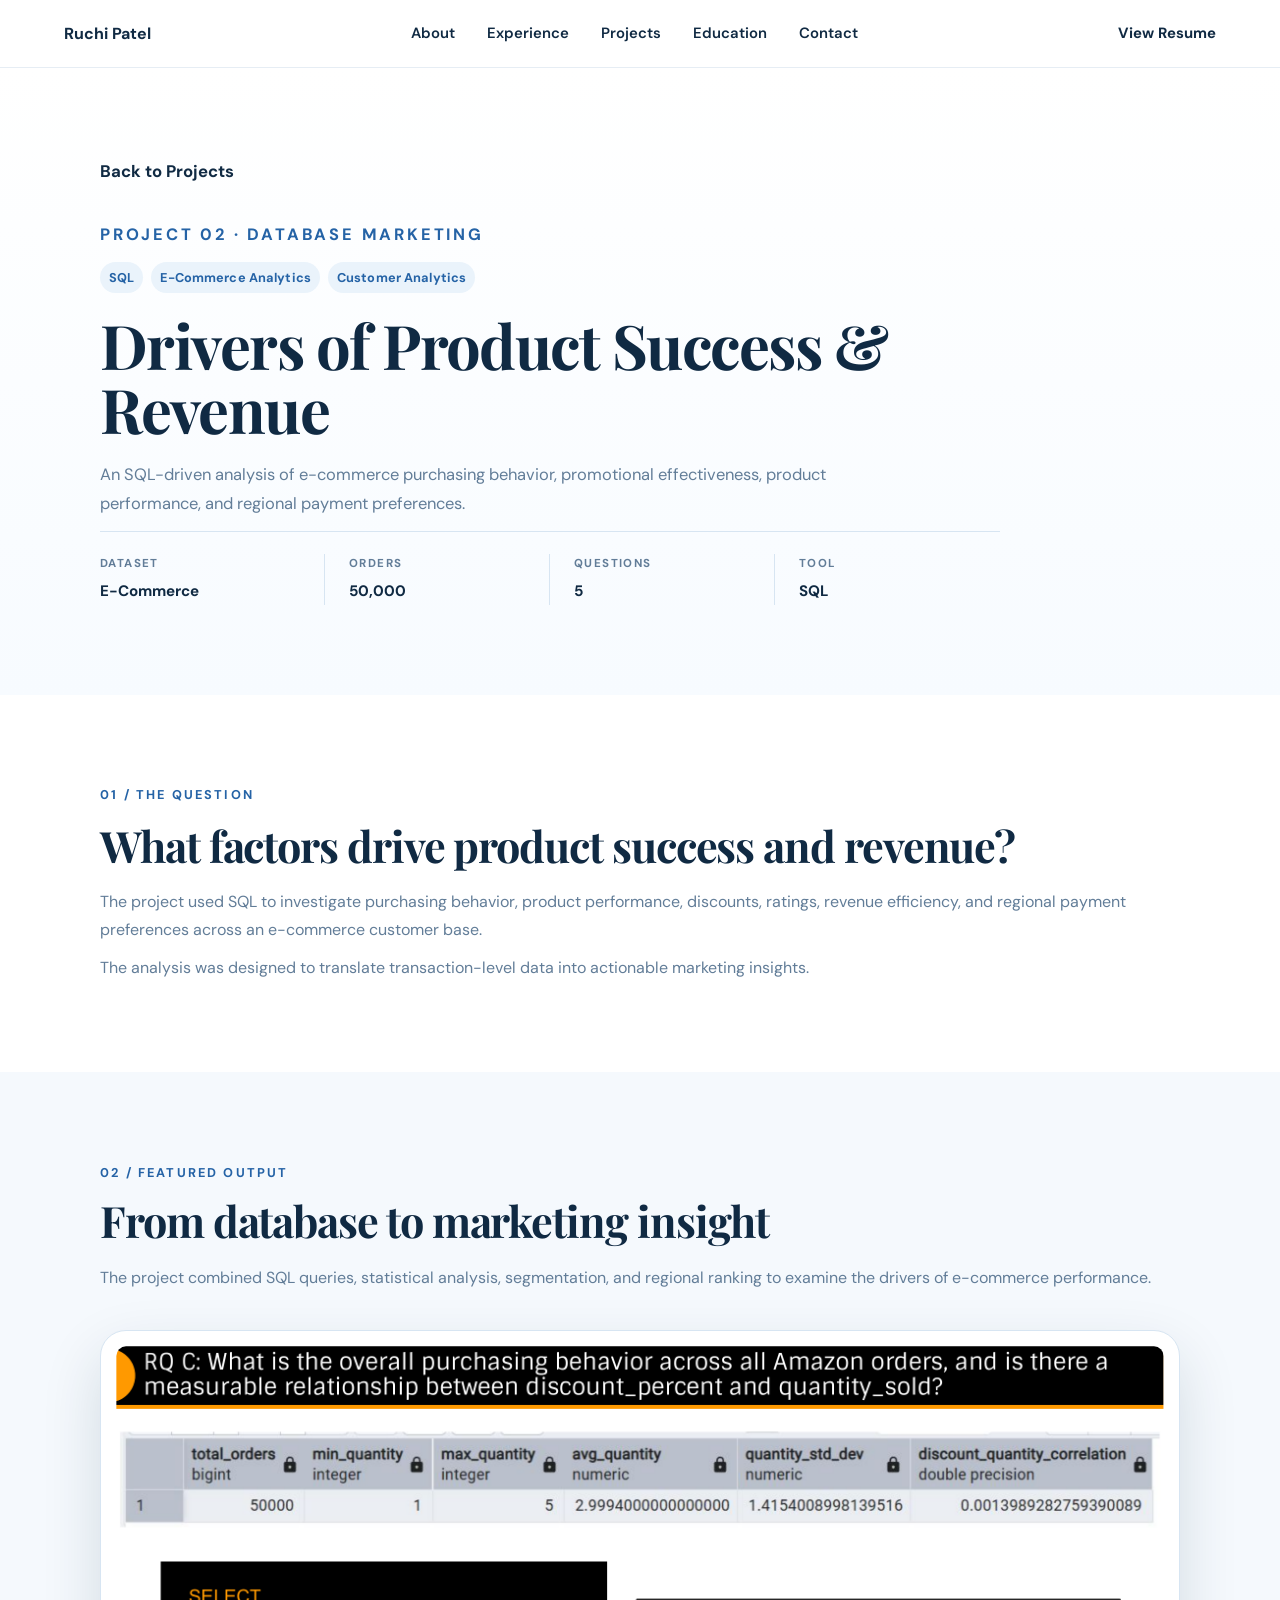
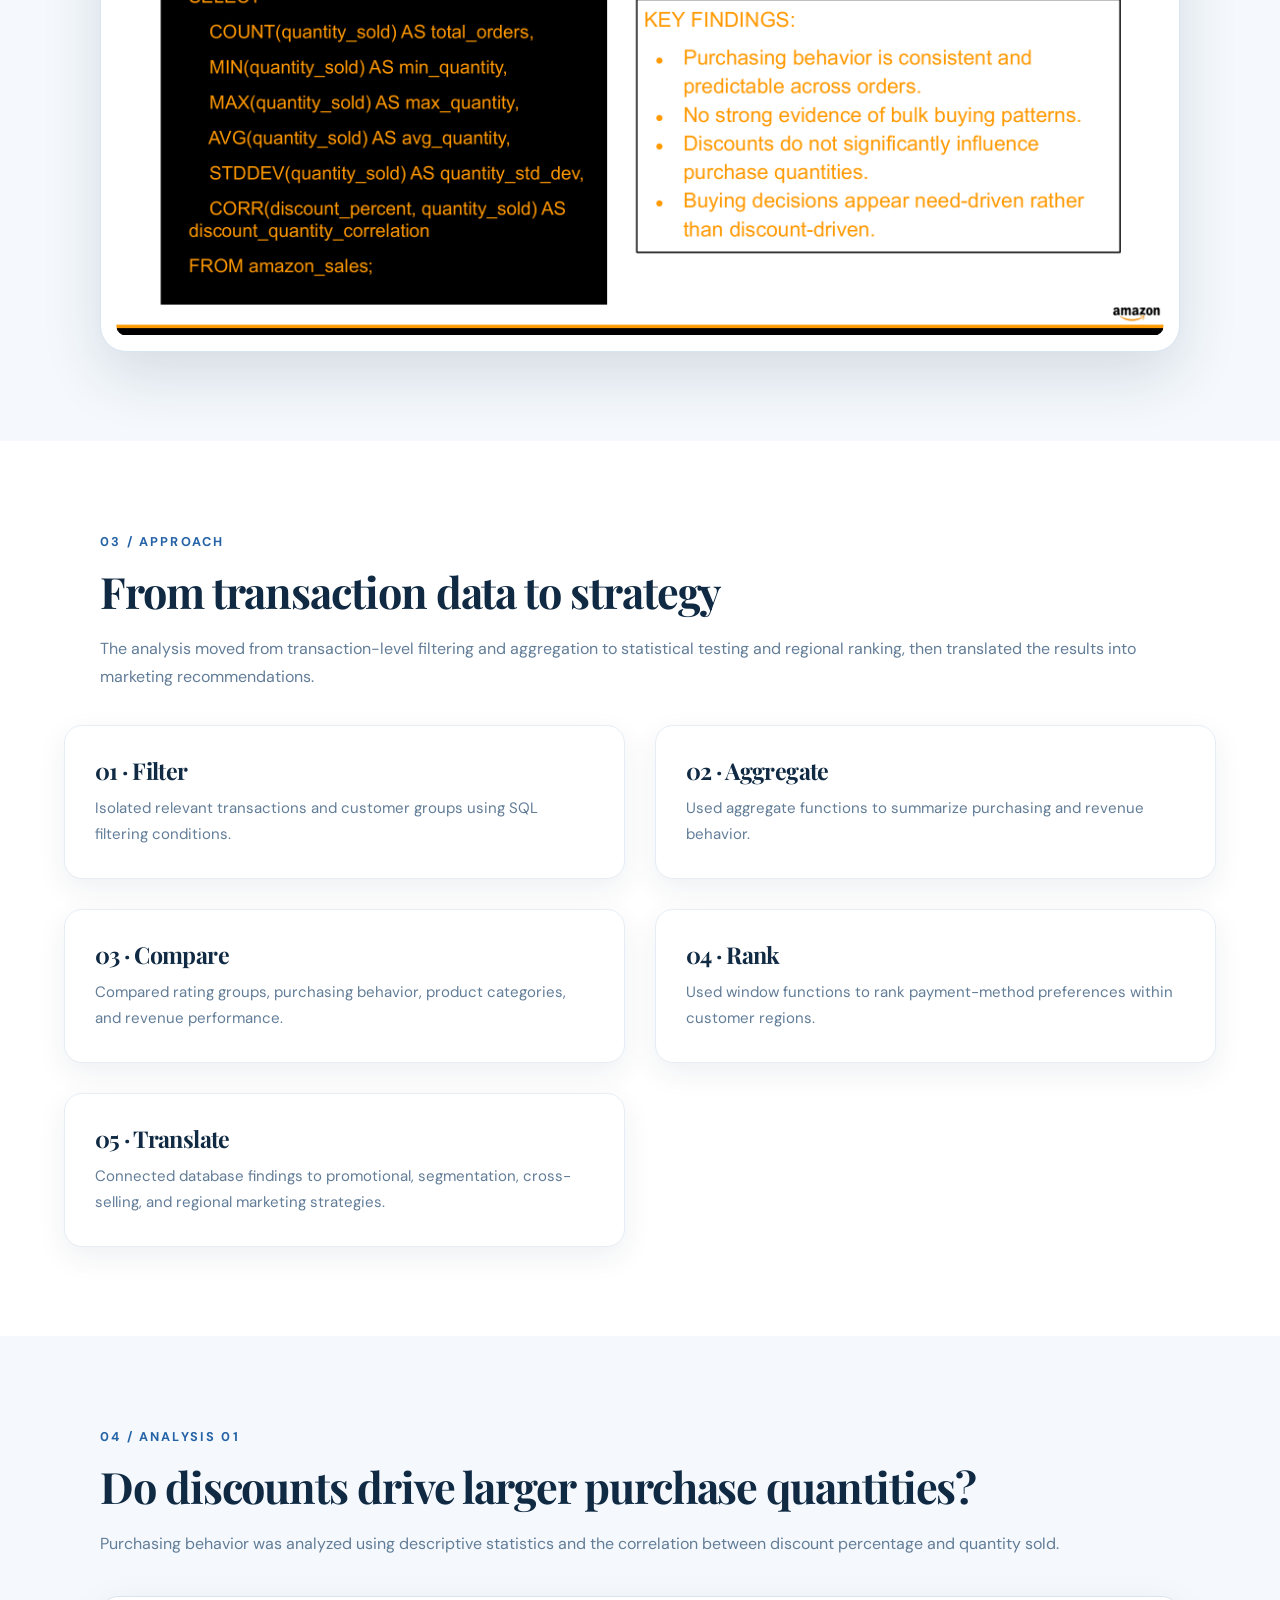
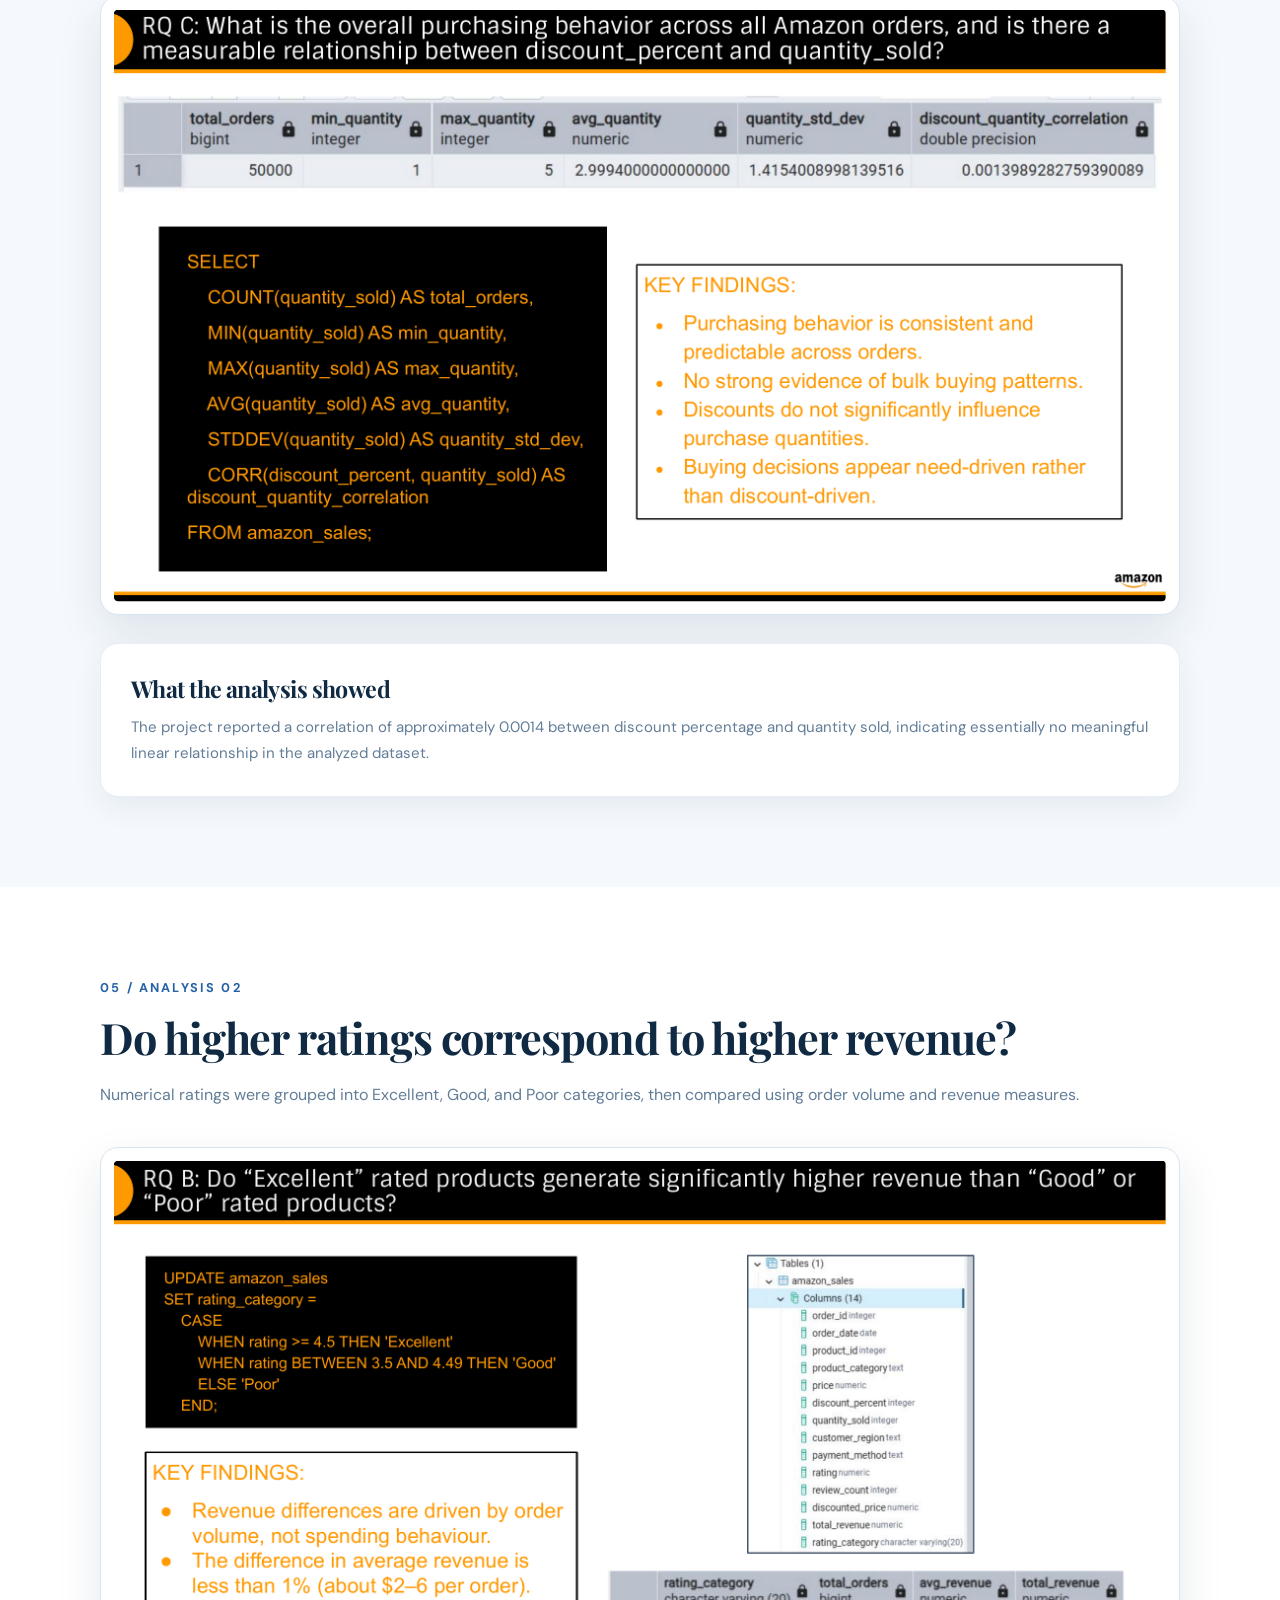
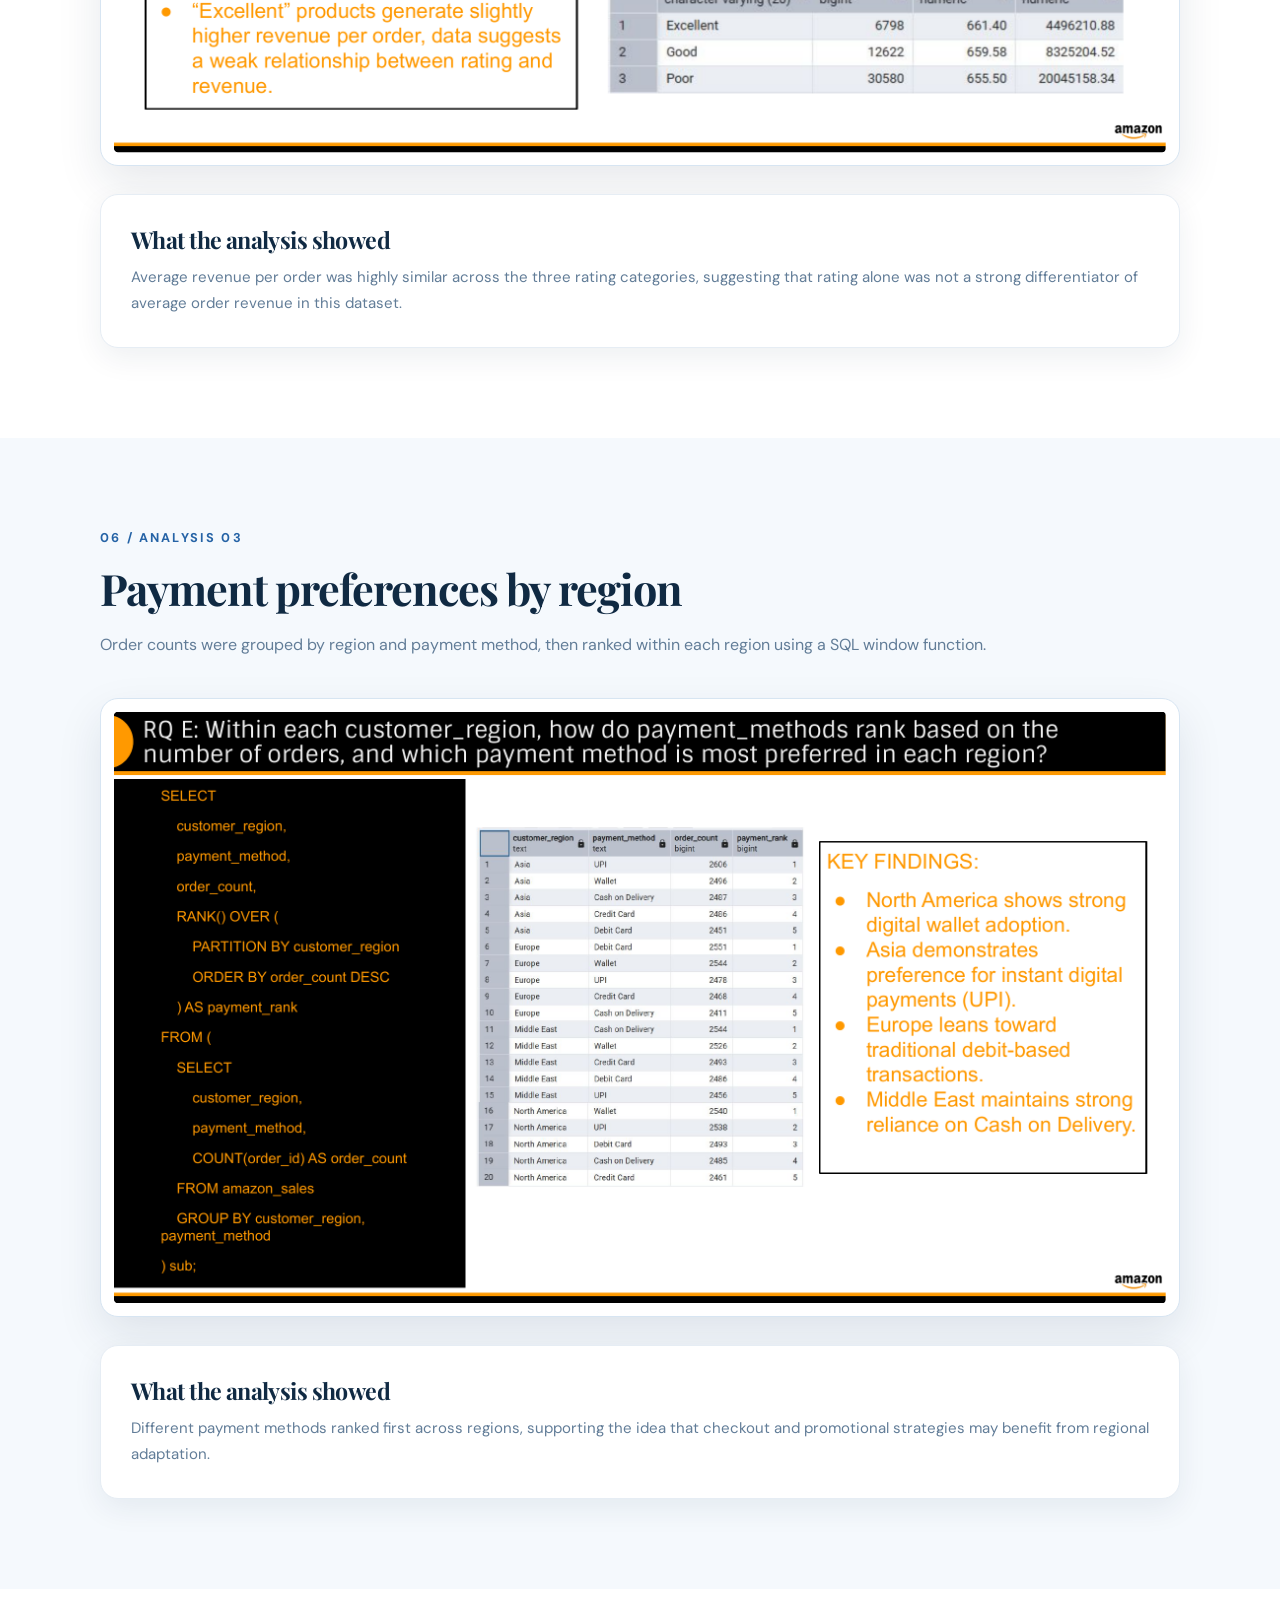
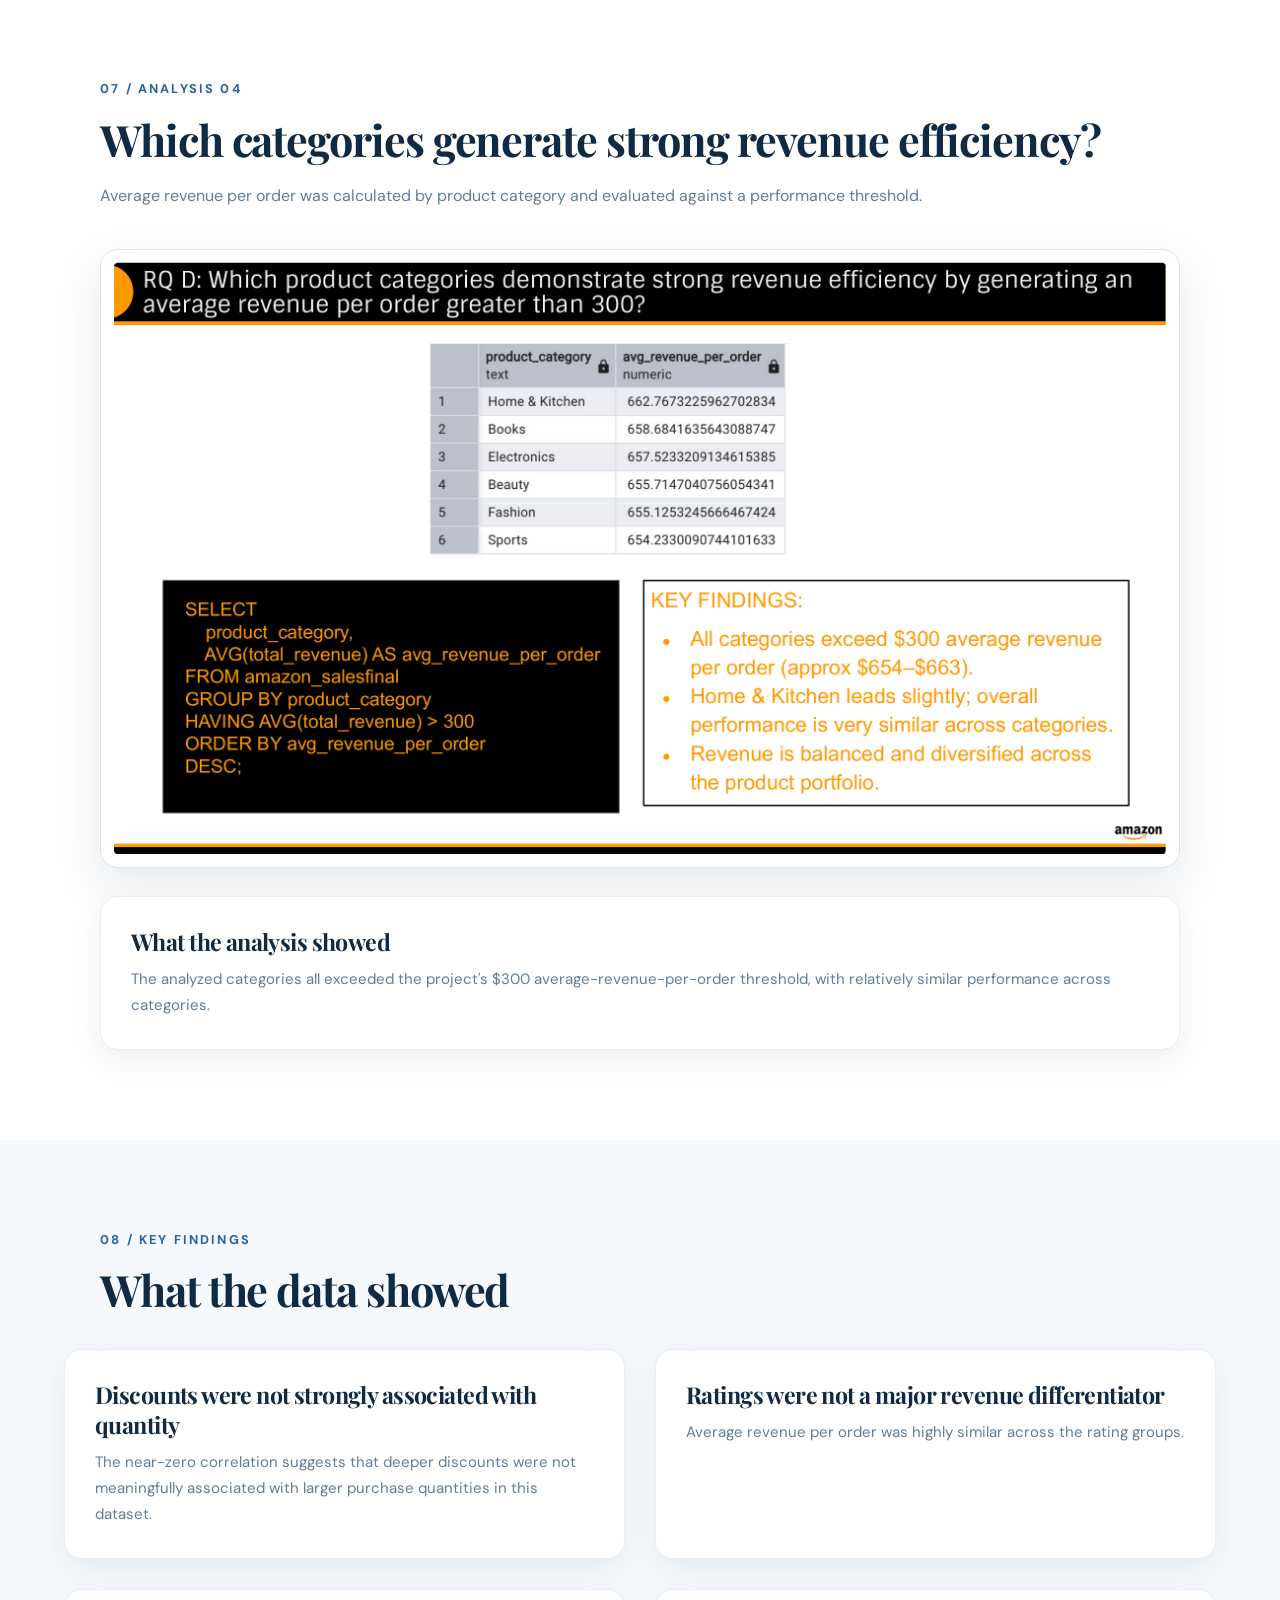
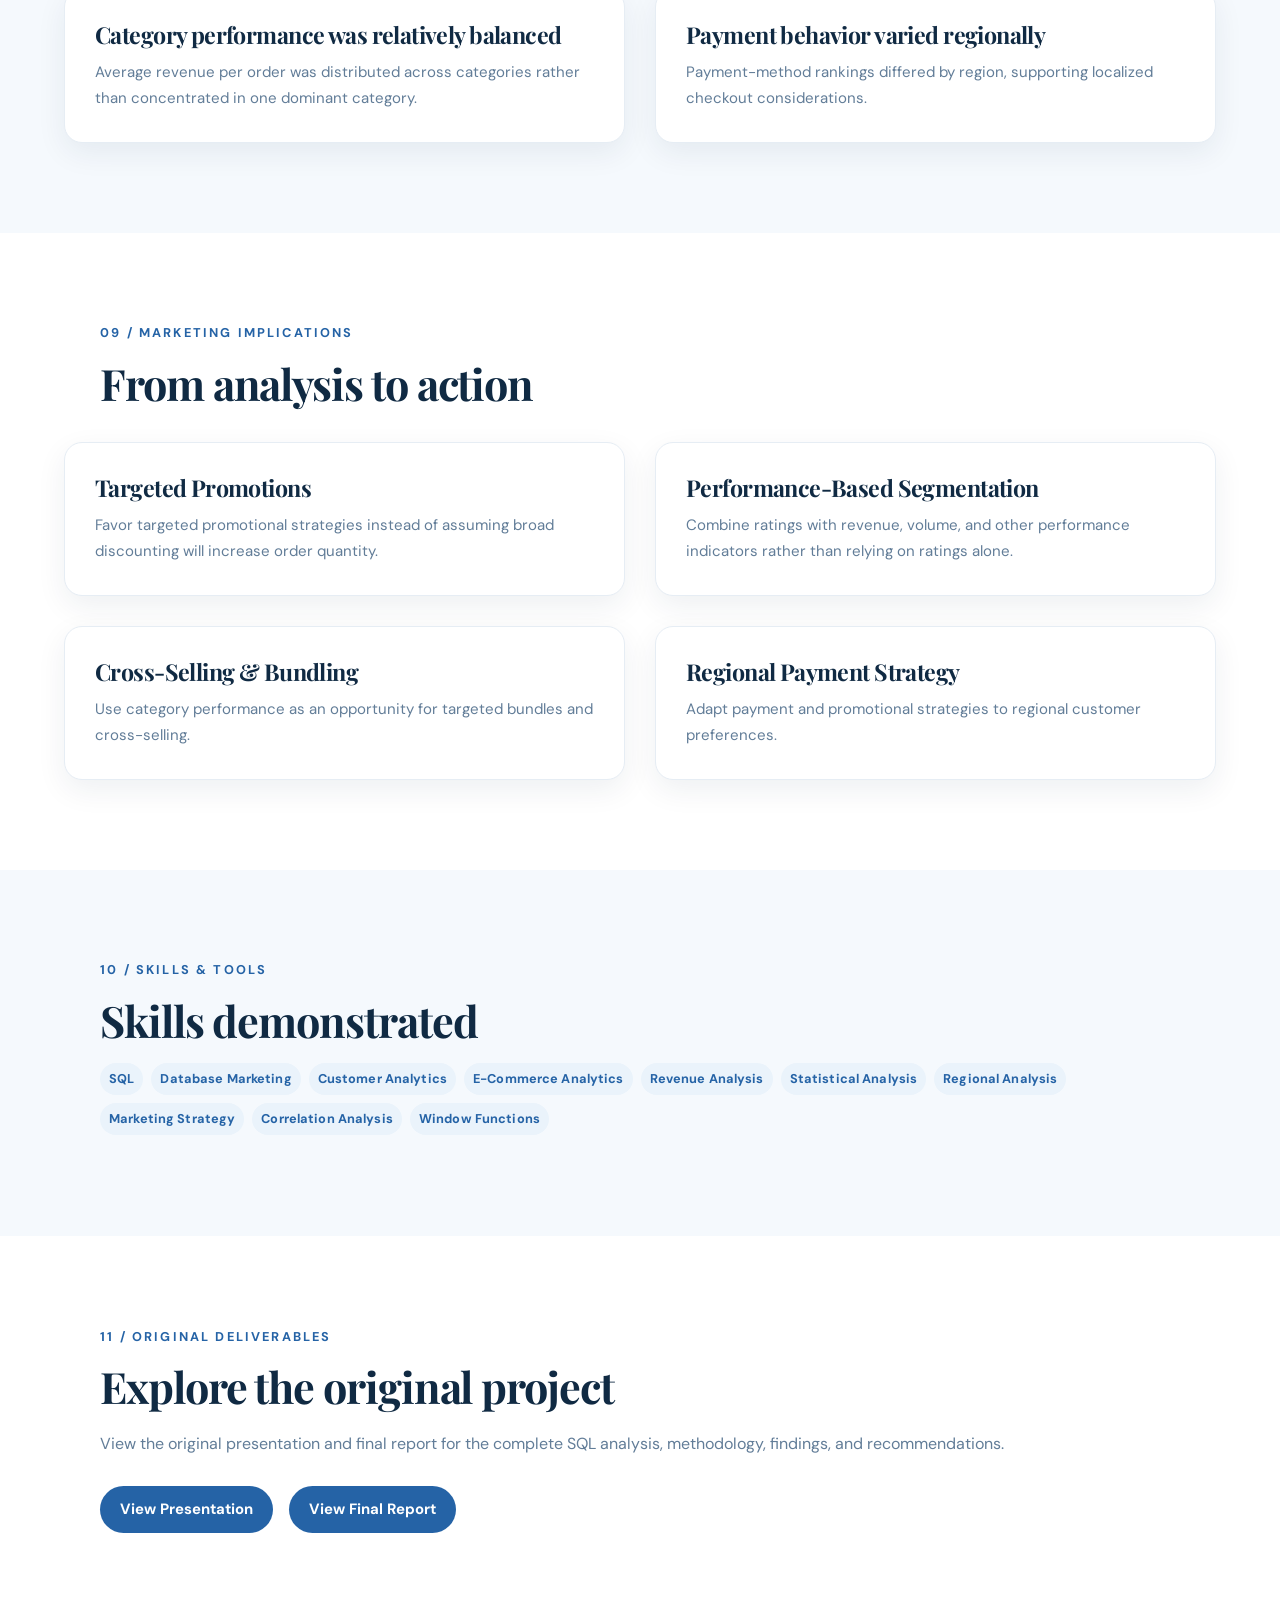
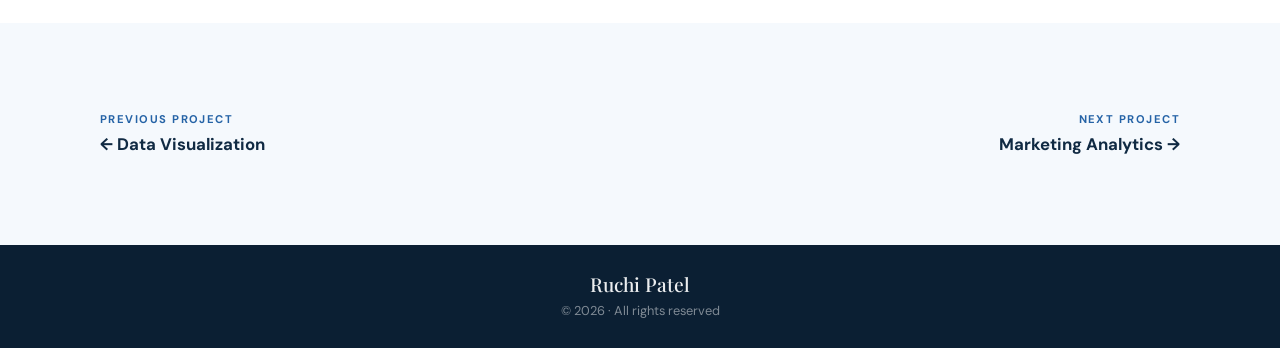
<file: projects/database-marketing.html>
<!DOCTYPE html>
<html lang="en">

<head>

    <meta charset="UTF-8">

    <meta
        name="viewport"
        content="width=device-width, initial-scale=1.0"
    >

    <meta
        name="description"
        content="Ruchi Patel — Drivers of Product Success and Revenue database marketing case study using SQL and e-commerce analytics."
    >

    <title>
        Drivers of Product Success &amp; Revenue | Ruchi Patel
    </title>

    <link rel="stylesheet" href="../style.css">

</head>


<body>


    <!-- =====================================================
         NAVIGATION
    ====================================================== -->

    <nav class="site-nav">

        <a
            href="../index.html"
            class="nav-logo"
        >
            Ruchi Patel
        </a>


        <div class="nav-links">

            <a href="../index.html#about">
                About
            </a>

            <a href="../index.html#experience">
                Experience
            </a>

            <a href="../index.html#projects">
                Projects
            </a>

            <a href="../index.html#education">
                Education
            </a>

            <a href="../index.html#contact">
                Contact
            </a>

        </div>


        <a
            href="../Ruchi%20Patel_Resume.pdf"
            class="nav-resume"
            target="_blank"
            rel="noopener"
        >
            View Resume
        </a>

    </nav>



    <!-- =====================================================
         HERO
    ====================================================== -->

    <header class="hero case-study-hero">

        <div>

            <a
                href="../index.html#projects"
                class="back-link"
            >
                Back to Projects
            </a>


            <p class="eyebrow">
                PROJECT 02 · DATABASE MARKETING
            </p>


            <div class="project-tags">

                <span class="project-tag">
                    SQL
                </span>

                <span class="project-tag">
                    E-Commerce Analytics
                </span>

                <span class="project-tag">
                    Customer Analytics
                </span>

            </div>


            <h1>
                Drivers of Product
                Success &amp; Revenue
            </h1>


            <p class="case-study-hero-lede">
                An SQL-driven analysis of e-commerce purchasing
                behavior, promotional effectiveness, product
                performance, and regional payment preferences.
            </p>


            <div class="case-study-meta">


                <div>

                    <span>
                        Dataset
                    </span>

                    <strong>
                        E-Commerce
                    </strong>

                </div>


                <div>

                    <span>
                        Orders
                    </span>

                    <strong>
                        50,000
                    </strong>

                </div>


                <div>

                    <span>
                        Questions
                    </span>

                    <strong>
                        5
                    </strong>

                </div>


                <div>

                    <span>
                        Tool
                    </span>

                    <strong>
                        SQL
                    </strong>

                </div>


            </div>

        </div>

    </header>



    <!-- =====================================================
         01 / THE QUESTION
    ====================================================== -->

    <section>

        <p class="eyebrow">
            01 / THE QUESTION
        </p>


        <h2>
            What factors drive
            product success and revenue?
        </h2>


        <p>
            The project used SQL to investigate purchasing behavior,
            product performance, discounts, ratings, revenue
            efficiency, and regional payment preferences across
            an e-commerce customer base.
        </p>


        <p>
            The analysis was designed to translate transaction-level
            data into actionable marketing insights.
        </p>

    </section>



    <!-- =====================================================
         02 / FEATURED OUTPUT
    ====================================================== -->

    <section class="dashboard-showcase">

        <p class="eyebrow">
            02 / FEATURED OUTPUT
        </p>


        <h2>
            From database
            to marketing insight
        </h2>


        <p>
            The project combined SQL queries, statistical analysis,
            segmentation, and regional ranking to examine the
            drivers of e-commerce performance.
        </p>


        <img
            src="../images/database-marketing/discount-analysis.png"
            alt="SQL analysis of discount percentage and quantity sold"
            class="case-study-image dashboard-image"
        >

    </section>



    <!-- =====================================================
         03 / APPROACH
    ====================================================== -->

    <section>

        <p class="eyebrow">
            03 / APPROACH
        </p>


        <h2>
            From transaction data to strategy
        </h2>


        <p>
            The analysis moved from transaction-level filtering
            and aggregation to statistical testing and regional
            ranking, then translated the results into marketing
            recommendations.
        </p>


        <div class="project-grid">


            <article class="project-card">

                <h3>
                    01 · Filter
                </h3>

                <p>
                    Isolated relevant transactions and customer
                    groups using SQL filtering conditions.
                </p>

            </article>


            <article class="project-card">

                <h3>
                    02 · Aggregate
                </h3>

                <p>
                    Used aggregate functions to summarize
                    purchasing and revenue behavior.
                </p>

            </article>


            <article class="project-card">

                <h3>
                    03 · Compare
                </h3>

                <p>
                    Compared rating groups, purchasing behavior,
                    product categories, and revenue performance.
                </p>

            </article>


            <article class="project-card">

                <h3>
                    04 · Rank
                </h3>

                <p>
                    Used window functions to rank payment-method
                    preferences within customer regions.
                </p>

            </article>


            <article class="project-card">

                <h3>
                    05 · Translate
                </h3>

                <p>
                    Connected database findings to promotional,
                    segmentation, cross-selling, and regional
                    marketing strategies.
                </p>

            </article>

        </div>

    </section>



    <!-- =====================================================
         04 / ANALYSIS 01
    ====================================================== -->

    <section>

        <p class="eyebrow">
            04 / ANALYSIS 01
        </p>


        <h2>
            Do discounts drive
            larger purchase quantities?
        </h2>


        <p>
            Purchasing behavior was analyzed using descriptive
            statistics and the correlation between discount
            percentage and quantity sold.
        </p>


        <img
            src="../images/database-marketing/discount-analysis.png"
            alt="SQL analysis of discount percentage and quantity sold"
            class="case-study-image"
        >


        <div class="project-card">

            <h3>
                What the analysis showed
            </h3>

            <p>
                The project reported a correlation of approximately
                0.0014 between discount percentage and quantity sold,
                indicating essentially no meaningful linear relationship
                in the analyzed dataset.
            </p>

        </div>

    </section>



    <!-- =====================================================
         05 / ANALYSIS 02
    ====================================================== -->

    <section>

        <p class="eyebrow">
            05 / ANALYSIS 02
        </p>


        <h2>
            Do higher ratings correspond
            to higher revenue?
        </h2>


        <p>
            Numerical ratings were grouped into Excellent,
            Good, and Poor categories, then compared using
            order volume and revenue measures.
        </p>


        <img
            src="../images/database-marketing/ratings-revenue.png"
            alt="SQL analysis comparing product ratings and revenue"
            class="case-study-image"
        >


        <div class="project-card">

            <h3>
                What the analysis showed
            </h3>

            <p>
                Average revenue per order was highly similar
                across the three rating categories, suggesting
                that rating alone was not a strong differentiator
                of average order revenue in this dataset.
            </p>

        </div>

    </section>



    <!-- =====================================================
         06 / ANALYSIS 03
    ====================================================== -->

    <section>

        <p class="eyebrow">
            06 / ANALYSIS 03
        </p>


        <h2>
            Payment preferences
            by region
        </h2>


        <p>
            Order counts were grouped by region and payment
            method, then ranked within each region using a
            SQL window function.
        </p>


        <img
            src="../images/database-marketing/regional-payments.png"
            alt="SQL ranking of payment methods by customer region"
            class="case-study-image"
        >


        <div class="project-card">

            <h3>
                What the analysis showed
            </h3>

            <p>
                Different payment methods ranked first across
                regions, supporting the idea that checkout and
                promotional strategies may benefit from regional
                adaptation.
            </p>

        </div>

    </section>



    <!-- =====================================================
         07 / ANALYSIS 04
    ====================================================== -->

    <section>

        <p class="eyebrow">
            07 / ANALYSIS 04
        </p>


        <h2>
            Which categories generate
            strong revenue efficiency?
        </h2>


        <p>
            Average revenue per order was calculated by product
            category and evaluated against a performance threshold.
        </p>


        <img
            src="../images/database-marketing/revenue-efficiency.png"
            alt="SQL analysis of average revenue per order by product category"
            class="case-study-image"
        >


        <div class="project-card">

            <h3>
                What the analysis showed
            </h3>

            <p>
                The analyzed categories all exceeded the project's
                $300 average-revenue-per-order threshold, with
                relatively similar performance across categories.
            </p>

        </div>

    </section>



    <!-- =====================================================
         08 / KEY FINDINGS
    ====================================================== -->

    <section>

        <p class="eyebrow">
            08 / KEY FINDINGS
        </p>


        <h2>
            What the data showed
        </h2>


        <div class="project-grid">


            <article class="project-card">

                <h3>
                    Discounts were not strongly associated
                    with quantity
                </h3>

                <p>
                    The near-zero correlation suggests that
                    deeper discounts were not meaningfully
                    associated with larger purchase quantities
                    in this dataset.
                </p>

            </article>


            <article class="project-card">

                <h3>
                    Ratings were not a major revenue differentiator
                </h3>

                <p>
                    Average revenue per order was highly similar
                    across the rating groups.
                </p>

            </article>


            <article class="project-card">

                <h3>
                    Category performance was relatively balanced
                </h3>

                <p>
                    Average revenue per order was distributed
                    across categories rather than concentrated
                    in one dominant category.
                </p>

            </article>


            <article class="project-card">

                <h3>
                    Payment behavior varied regionally
                </h3>

                <p>
                    Payment-method rankings differed by region,
                    supporting localized checkout considerations.
                </p>

            </article>

        </div>

    </section>



    <!-- =====================================================
         09 / MARKETING IMPLICATIONS
    ====================================================== -->

    <section>

        <p class="eyebrow">
            09 / MARKETING IMPLICATIONS
        </p>


        <h2>
            From analysis to action
        </h2>


        <div class="project-grid">


            <article class="project-card">

                <h3>
                    Targeted Promotions
                </h3>

                <p>
                    Favor targeted promotional strategies instead
                    of assuming broad discounting will increase
                    order quantity.
                </p>

            </article>


            <article class="project-card">

                <h3>
                    Performance-Based Segmentation
                </h3>

                <p>
                    Combine ratings with revenue, volume, and
                    other performance indicators rather than
                    relying on ratings alone.
                </p>

            </article>


            <article class="project-card">

                <h3>
                    Cross-Selling &amp; Bundling
                </h3>

                <p>
                    Use category performance as an opportunity
                    for targeted bundles and cross-selling.
                </p>

            </article>


            <article class="project-card">

                <h3>
                    Regional Payment Strategy
                </h3>

                <p>
                    Adapt payment and promotional strategies
                    to regional customer preferences.
                </p>

            </article>

        </div>

    </section>



    <!-- =====================================================
         10 / SKILLS
    ====================================================== -->

    <section>

        <p class="eyebrow">
            10 / SKILLS &amp; TOOLS
        </p>


        <h2>
            Skills demonstrated
        </h2>


        <div class="project-tags">

            <span class="project-tag">
                SQL
            </span>

            <span class="project-tag">
                Database Marketing
            </span>

            <span class="project-tag">
                Customer Analytics
            </span>

            <span class="project-tag">
                E-Commerce Analytics
            </span>

            <span class="project-tag">
                Revenue Analysis
            </span>

            <span class="project-tag">
                Statistical Analysis
            </span>

            <span class="project-tag">
                Regional Analysis
            </span>

            <span class="project-tag">
                Marketing Strategy
            </span>

            <span class="project-tag">
                Correlation Analysis
            </span>

            <span class="project-tag">
                Window Functions
            </span>

        </div>

    </section>



    <!-- =====================================================
         11 / ORIGINAL DELIVERABLES
    ====================================================== -->

    <section>

        <p class="eyebrow">
            11 / ORIGINAL DELIVERABLES
        </p>


        <h2>
            Explore the original project
        </h2>


        <p>
            View the original presentation and final report
            for the complete SQL analysis, methodology,
            findings, and recommendations.
        </p>


        <div class="case-study-action">


            <a
                class="btn"
                href="../documents/database-marketing/Final%20Presentation_Group%202.pdf"
                target="_blank"
                rel="noopener"
            >
                View Presentation
            </a>


            <a
                class="btn"
                href="../documents/database-marketing/Final%20Report.pdf"
                target="_blank"
                rel="noopener"
            >
                View Final Report
            </a>


        </div>

    </section>



    <!-- =====================================================
         PROJECT NAVIGATION
    ====================================================== -->

  <section>

    <div class="project-navigation">

        <a
            href="data-visualization.html"
            class="project-navigation-previous"
        >
            <span>
                PREVIOUS PROJECT
            </span>

            ← Data Visualization
            
        </a>


        <a
            href="marketing-analytics.html"
            class="project-navigation-next"
        >
            <span>
                NEXT PROJECT
            </span>

            Marketing Analytics
            →
        </a>

    </div>

</section>
    <!-- =====================================================
         FOOTER
    ====================================================== -->

 <footer class="site-footer">

    <div class="site-footer-content">

        <div class="site-footer-name">
            Ruchi Patel
        </div>

        <div class="site-footer-copyright">
            © 2026 · All rights reserved
        </div>

    </div>

</footer>


    <script src="../script.js"></script>

</body>

</html>
</file>
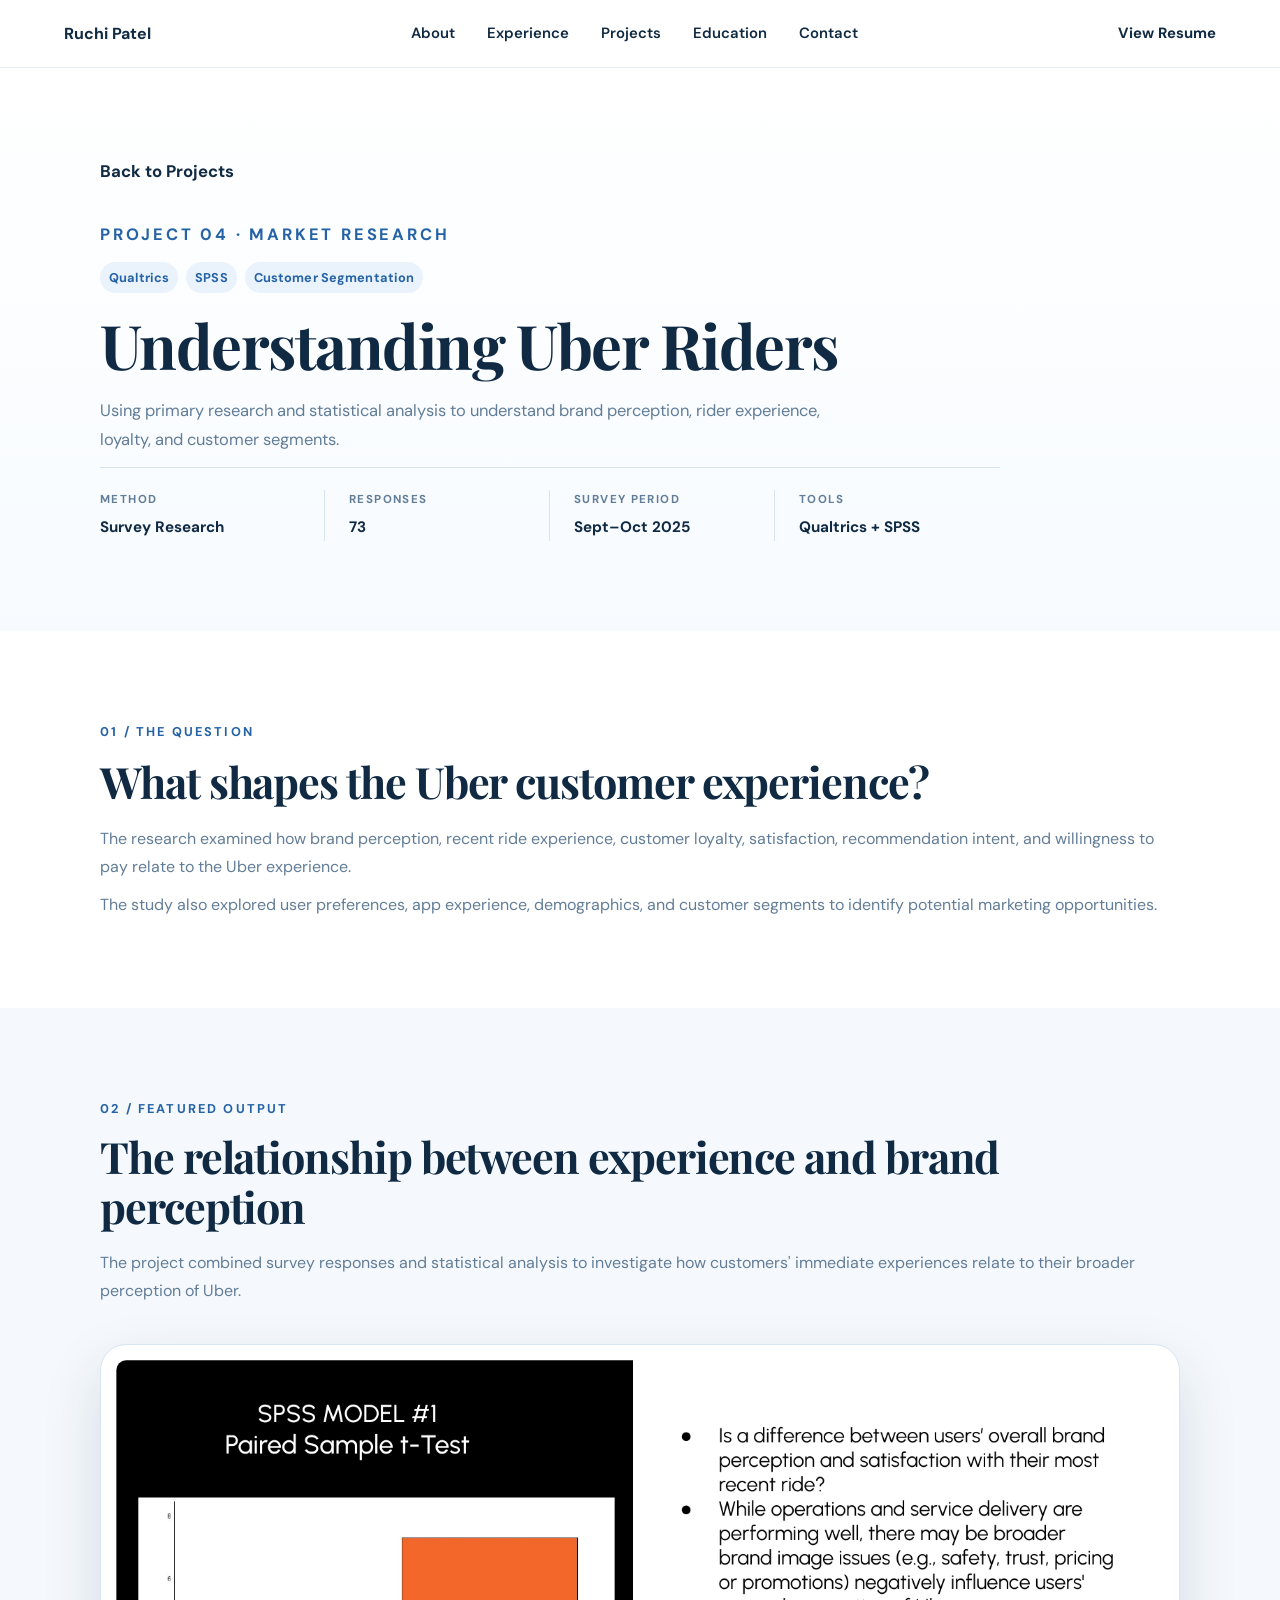
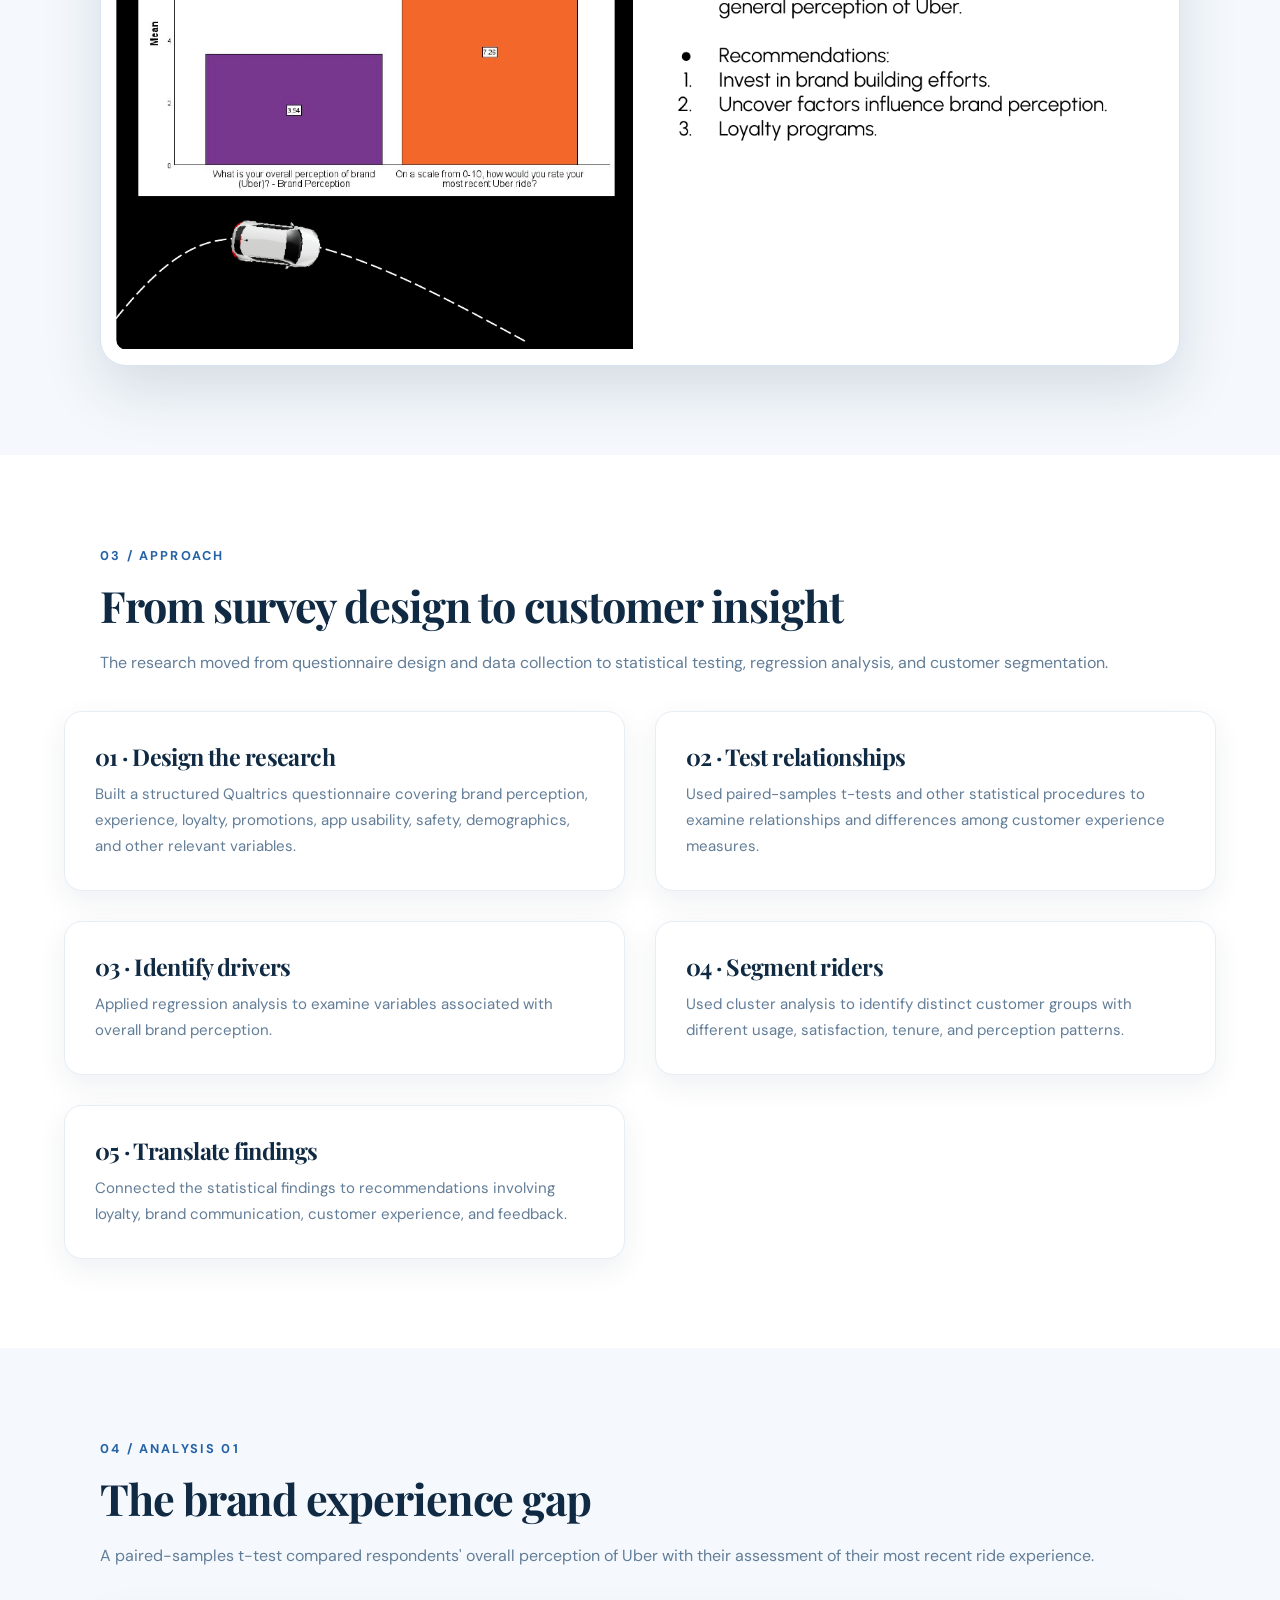
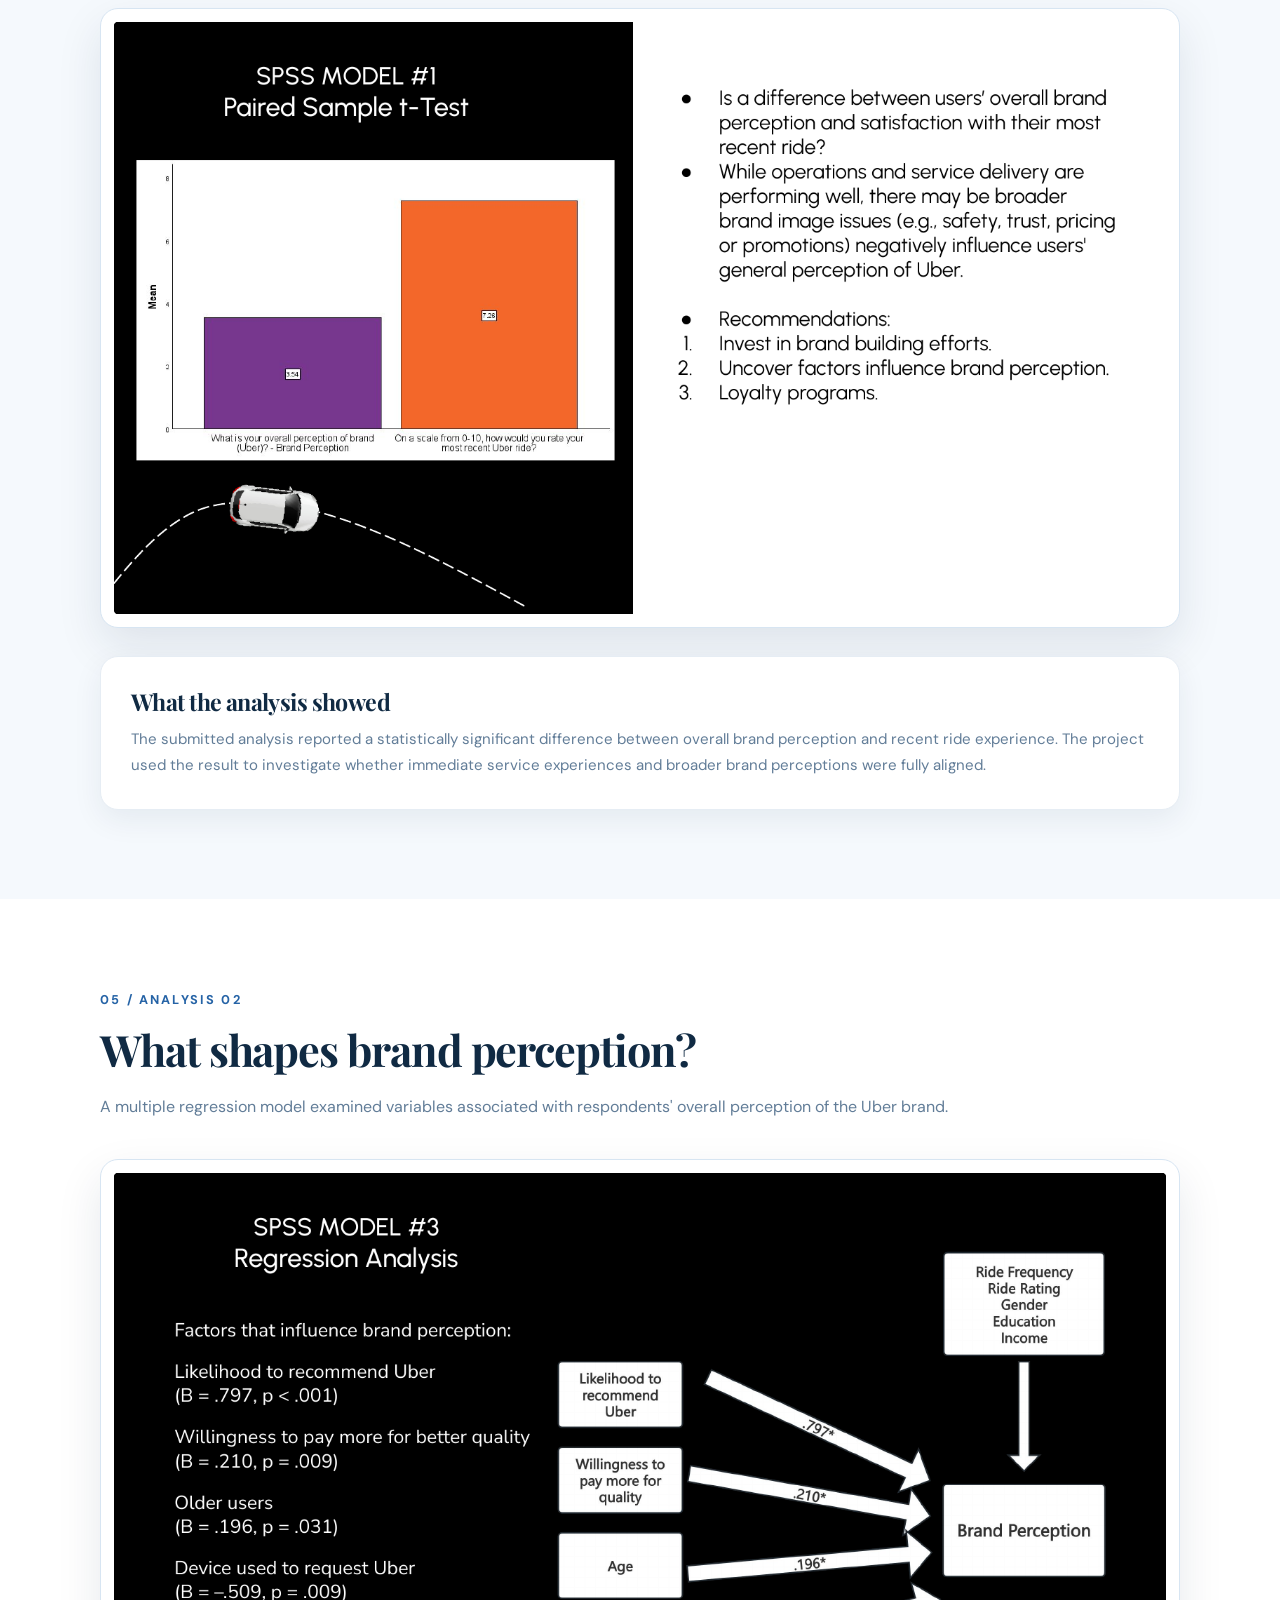
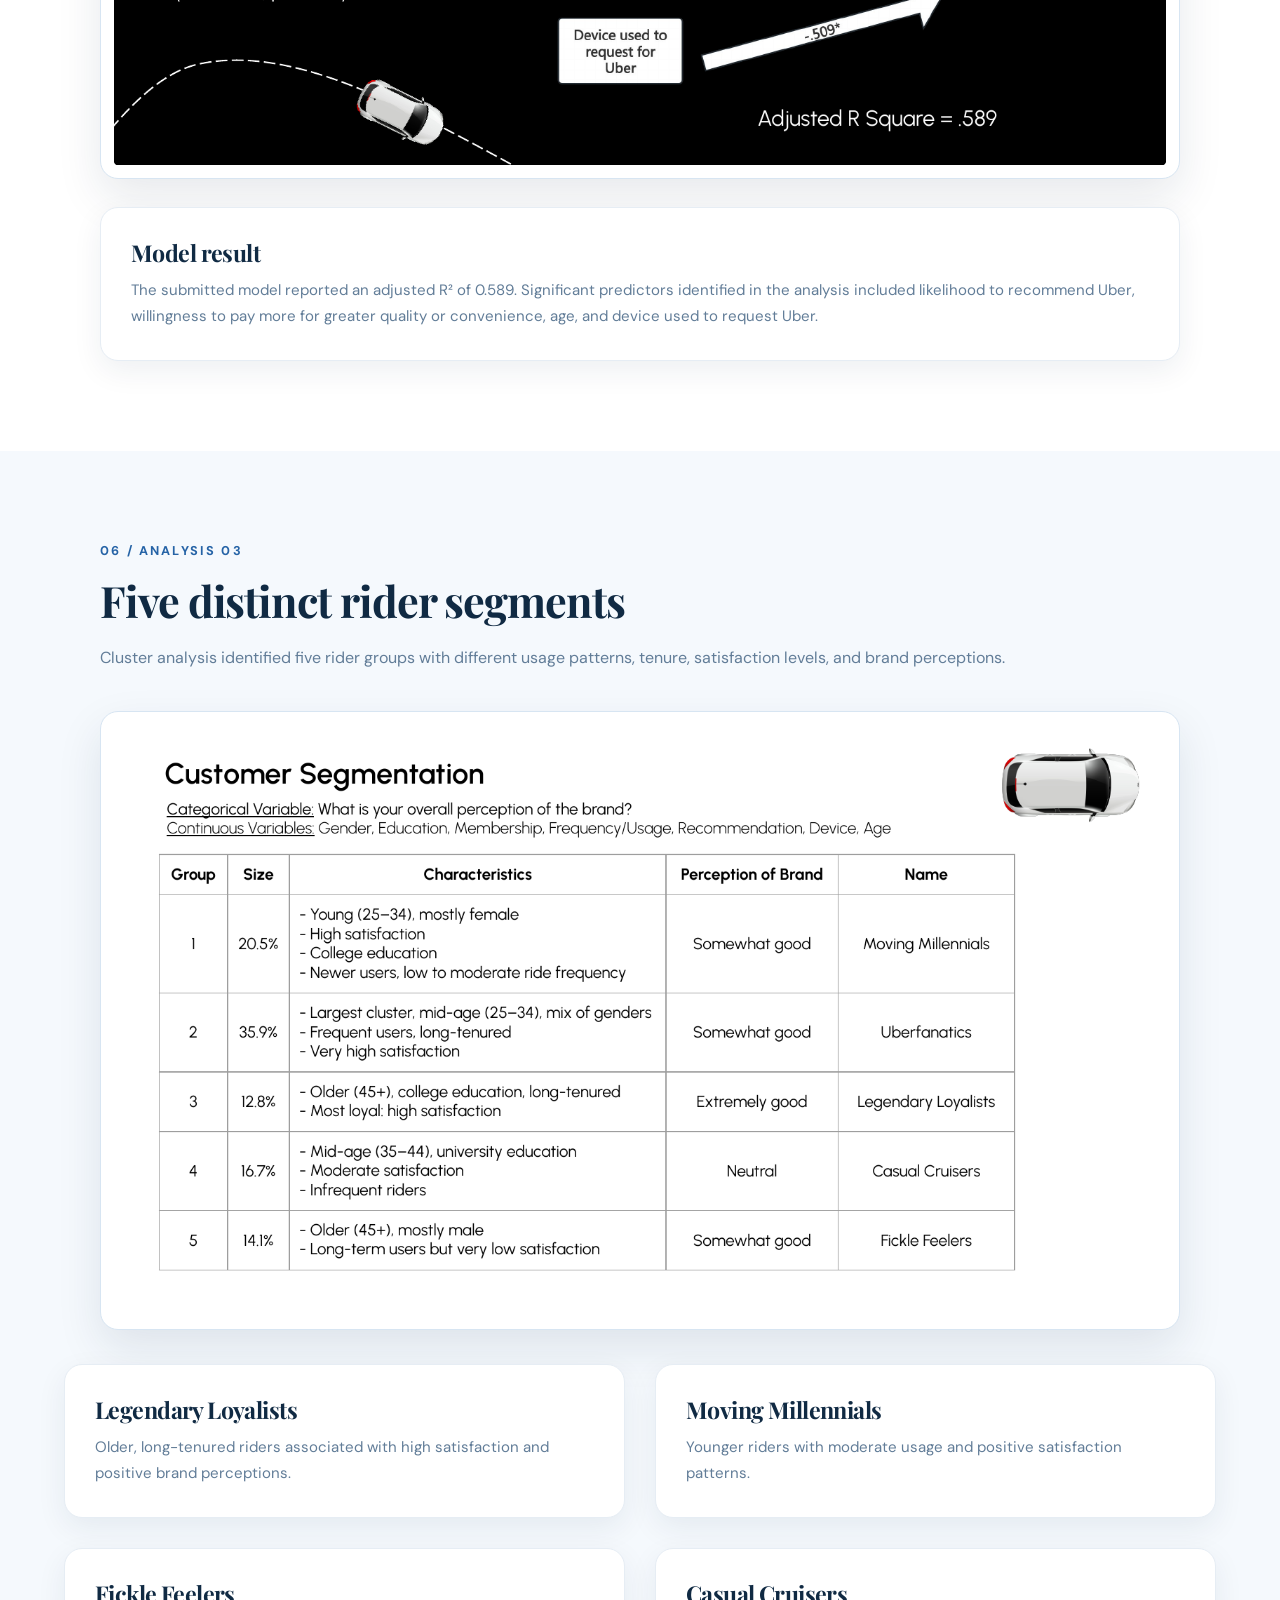
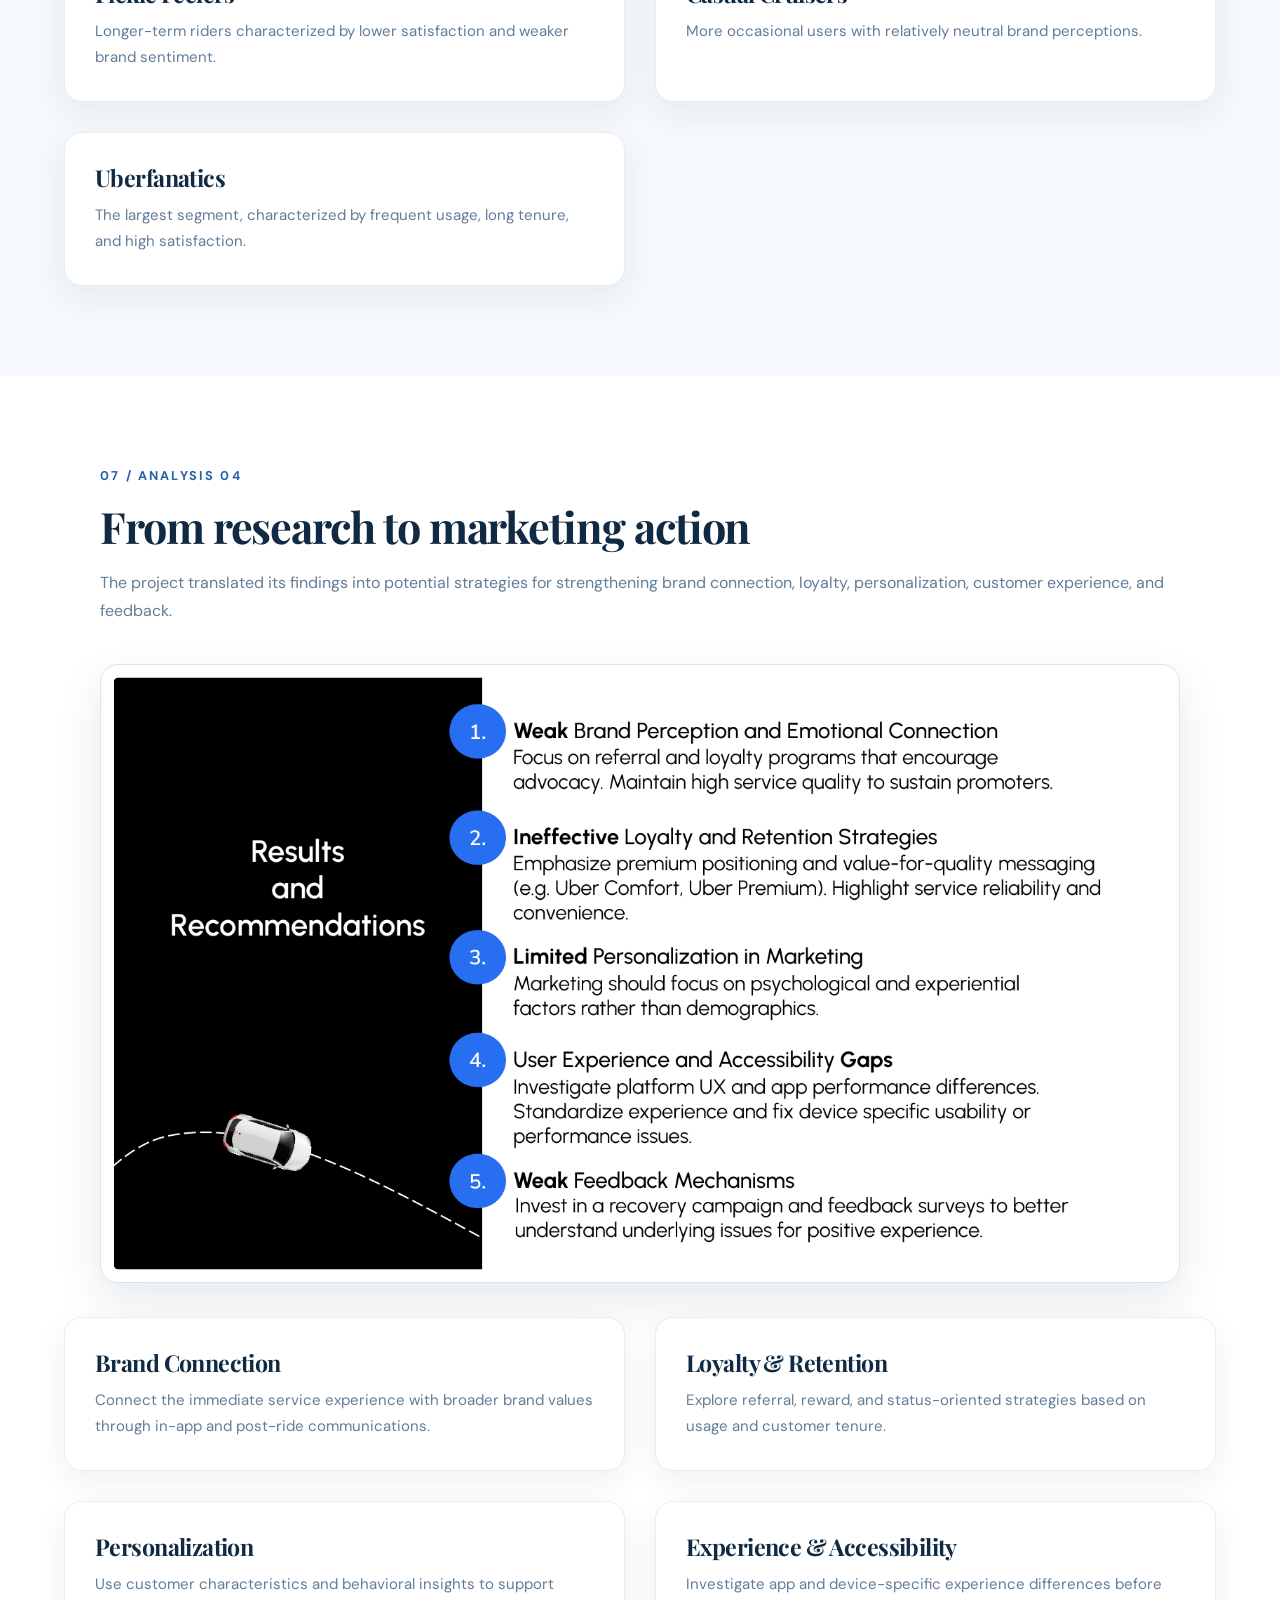
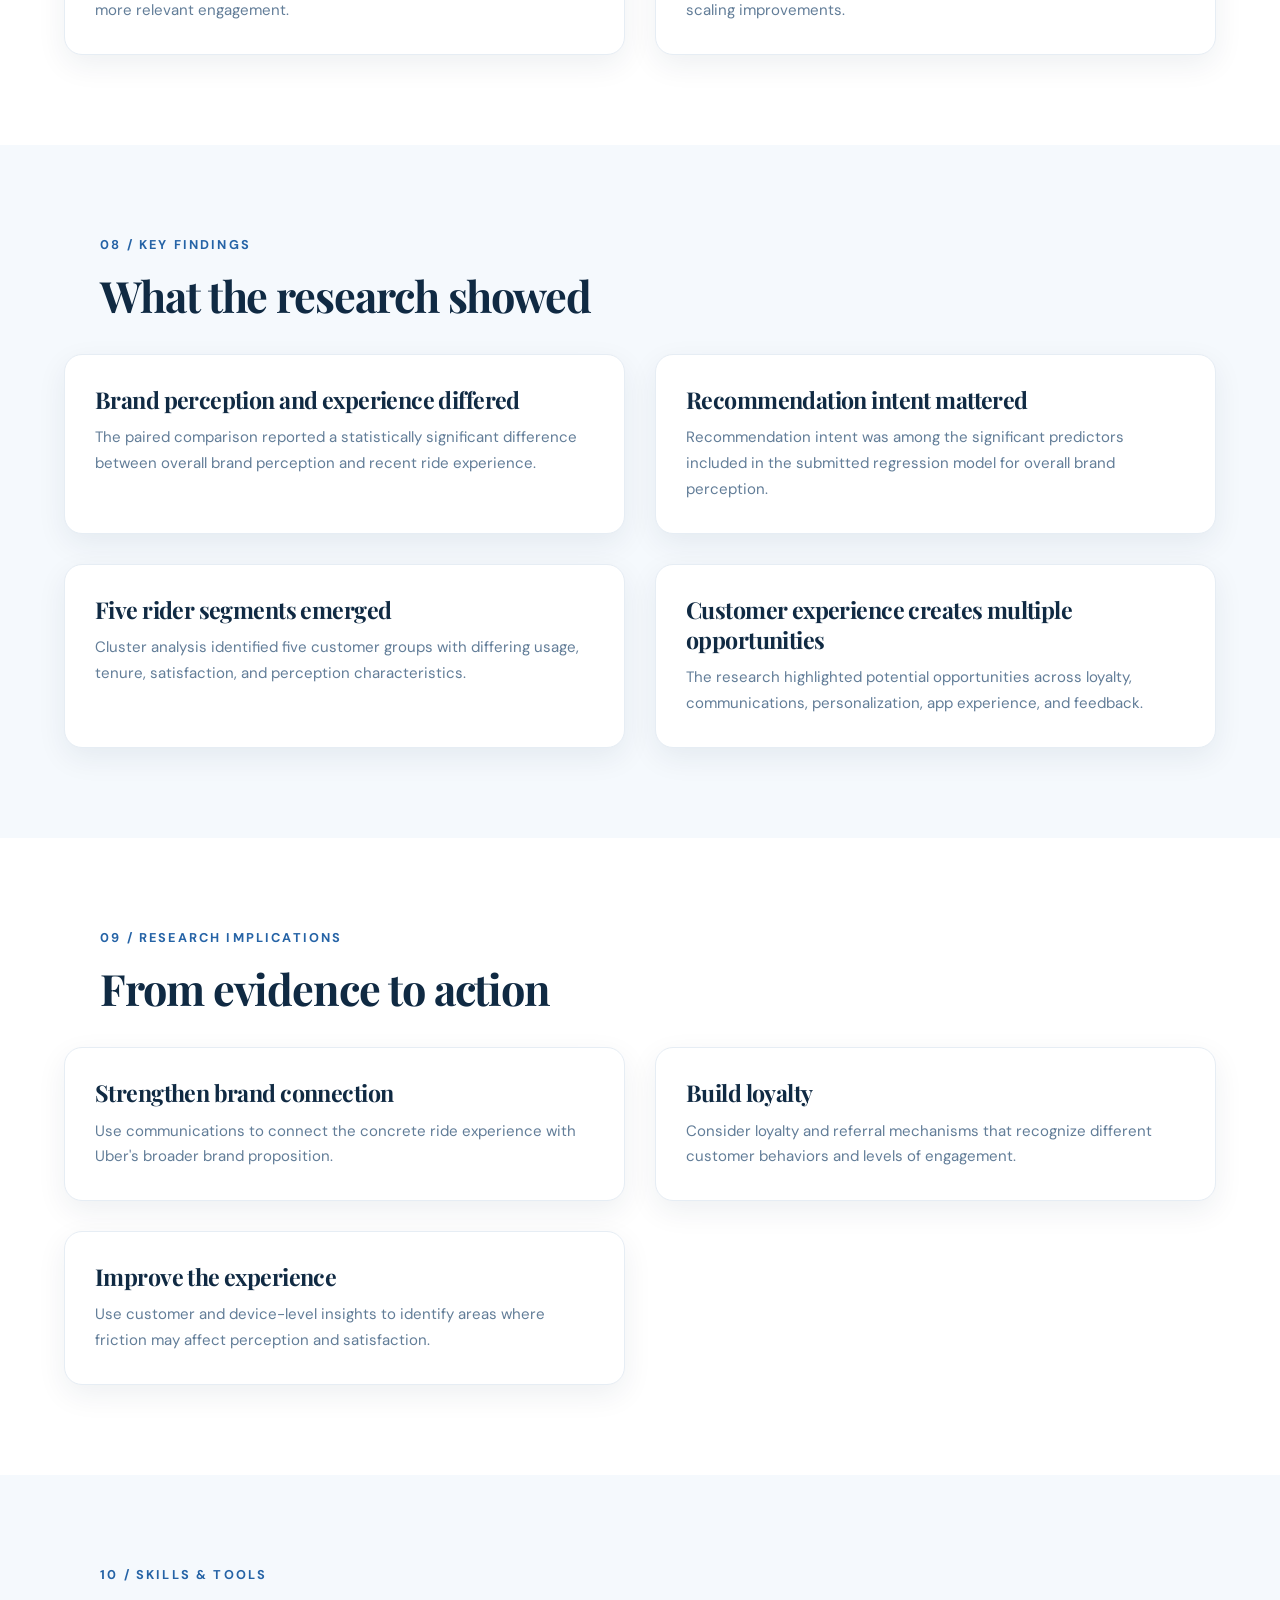
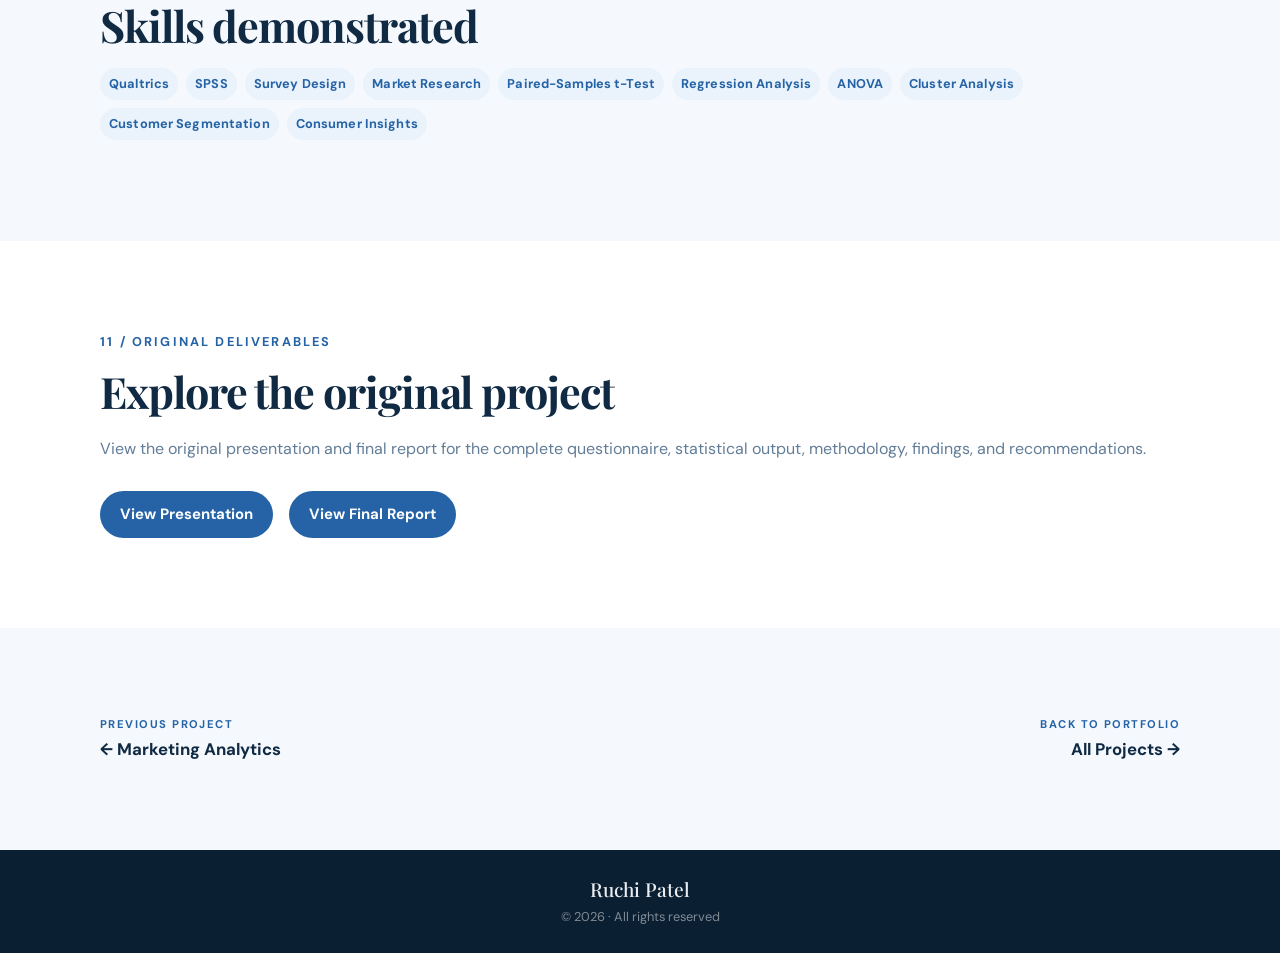
<file: projects/market-research.html>
<!DOCTYPE html>
<html lang="en">

<head>

    <meta charset="UTF-8">

    <meta
        name="viewport"
        content="width=device-width, initial-scale=1.0"
    >

    <meta
        name="description"
        content="Ruchi Patel — Uber rider market research case study using Qualtrics, SPSS, regression, t-tests, and customer segmentation."
    >

    <title>
        Understanding Uber Riders | Ruchi Patel
    </title>

    <link rel="stylesheet" href="../style.css">

</head>


<body>


    <!-- =====================================================
         NAVIGATION
    ====================================================== -->

    <nav class="site-nav">

        <a
            href="../index.html"
            class="nav-logo"
        >
            Ruchi Patel
        </a>


        <div class="nav-links">

            <a href="../index.html#about">
                About
            </a>

            <a href="../index.html#experience">
                Experience
            </a>

            <a href="../index.html#projects">
                Projects
            </a>

            <a href="../index.html#education">
                Education
            </a>

            <a href="../index.html#contact">
                Contact
            </a>

        </div>


        <a
            href="../Ruchi%20Patel_Resume.pdf"
            class="nav-resume"
            target="_blank"
            rel="noopener"
        >
            View Resume
        </a>

    </nav>



    <!-- =====================================================
         HERO
    ====================================================== -->

    <header class="hero case-study-hero">

        <div>

            <a
                href="../index.html#projects"
                class="back-link"
            >
                Back to Projects
            </a>


            <p class="eyebrow">
                PROJECT 04 · MARKET RESEARCH
            </p>


            <div class="project-tags">

                <span class="project-tag">
                    Qualtrics
                </span>

                <span class="project-tag">
                    SPSS
                </span>

                <span class="project-tag">
                    Customer Segmentation
                </span>

            </div>


            <h1>
                Understanding
                Uber Riders
            </h1>


            <p class="case-study-hero-lede">
                Using primary research and statistical analysis to
                understand brand perception, rider experience,
                loyalty, and customer segments.
            </p>


            <div class="case-study-meta">


                <div>

                    <span>
                        Method
                    </span>

                    <strong>
                        Survey Research
                    </strong>

                </div>


                <div>

                    <span>
                        Responses
                    </span>

                    <strong>
                        73
                    </strong>

                </div>


                <div>

                    <span>
                        Survey Period
                    </span>

                    <strong>
                        Sept–Oct 2025
                    </strong>

                </div>


                <div>

                    <span>
                        Tools
                    </span>

                    <strong>
                        Qualtrics + SPSS
                    </strong>

                </div>


            </div>

        </div>

    </header>



    <!-- =====================================================
         01 / THE QUESTION
    ====================================================== -->

    <section>

        <p class="eyebrow">
            01 / THE QUESTION
        </p>


        <h2>
            What shapes the Uber
            customer experience?
        </h2>


        <p>
            The research examined how brand perception, recent ride
            experience, customer loyalty, satisfaction, recommendation
            intent, and willingness to pay relate to the Uber experience.
        </p>


        <p>
            The study also explored user preferences, app experience,
            demographics, and customer segments to identify potential
            marketing opportunities.
        </p>

    </section>



    <!-- =====================================================
         02 / FEATURED OUTPUT
    ====================================================== -->

    <section class="dashboard-showcase">

        <p class="eyebrow">
            02 / FEATURED OUTPUT
        </p>


        <h2>
            The relationship between
            experience and brand perception
        </h2>


        <p>
            The project combined survey responses and statistical
            analysis to investigate how customers' immediate
            experiences relate to their broader perception of Uber.
        </p>


        <img
            src="../images/market-research/brand-experience-gap.png"
            alt="SPSS analysis comparing Uber brand perception and recent ride experience"
            class="case-study-image dashboard-image"
        >

    </section>



    <!-- =====================================================
         03 / APPROACH
    ====================================================== -->

    <section>

        <p class="eyebrow">
            03 / APPROACH
        </p>


        <h2>
            From survey design
            to customer insight
        </h2>


        <p>
            The research moved from questionnaire design and data
            collection to statistical testing, regression analysis,
            and customer segmentation.
        </p>


        <div class="project-grid">


            <article class="project-card">

                <h3>
                    01 · Design the research
                </h3>

                <p>
                    Built a structured Qualtrics questionnaire covering
                    brand perception, experience, loyalty, promotions,
                    app usability, safety, demographics, and other
                    relevant variables.
                </p>

            </article>


            <article class="project-card">

                <h3>
                    02 · Test relationships
                </h3>

                <p>
                    Used paired-samples t-tests and other statistical
                    procedures to examine relationships and differences
                    among customer experience measures.
                </p>

            </article>


            <article class="project-card">

                <h3>
                    03 · Identify drivers
                </h3>

                <p>
                    Applied regression analysis to examine variables
                    associated with overall brand perception.
                </p>

            </article>


            <article class="project-card">

                <h3>
                    04 · Segment riders
                </h3>

                <p>
                    Used cluster analysis to identify distinct customer
                    groups with different usage, satisfaction, tenure,
                    and perception patterns.
                </p>

            </article>


            <article class="project-card">

                <h3>
                    05 · Translate findings
                </h3>

                <p>
                    Connected the statistical findings to
                    recommendations involving loyalty, brand
                    communication, customer experience, and feedback.
                </p>

            </article>

        </div>

    </section>



    <!-- =====================================================
         04 / ANALYSIS 01
    ====================================================== -->

    <section>

        <p class="eyebrow">
            04 / ANALYSIS 01
        </p>


        <h2>
            The brand experience gap
        </h2>


        <p>
            A paired-samples t-test compared respondents' overall
            perception of Uber with their assessment of their most
            recent ride experience.
        </p>


        <img
            src="../images/market-research/brand-experience-gap.png"
            alt="SPSS analysis comparing Uber brand perception and recent ride experience"
            class="case-study-image"
        >


        <div class="project-card">

            <h3>
                What the analysis showed
            </h3>

            <p>
                The submitted analysis reported a statistically
                significant difference between overall brand
                perception and recent ride experience. The project
                used the result to investigate whether immediate
                service experiences and broader brand perceptions
                were fully aligned.
            </p>

        </div>

    </section>



    <!-- =====================================================
         05 / ANALYSIS 02
    ====================================================== -->

    <section>

        <p class="eyebrow">
            05 / ANALYSIS 02
        </p>


        <h2>
            What shapes brand perception?
        </h2>


        <p>
            A multiple regression model examined variables associated
            with respondents' overall perception of the Uber brand.
        </p>


        <img
            src="../images/market-research/regression-analysis.png"
            alt="SPSS regression model examining drivers of Uber brand perception"
            class="case-study-image"
        >


        <div class="project-card">

            <h3>
                Model result
            </h3>

            <p>
                The submitted model reported an adjusted R² of
                0.589. Significant predictors identified in the
                analysis included likelihood to recommend Uber,
                willingness to pay more for greater quality or
                convenience, age, and device used to request Uber.
            </p>

        </div>

    </section>



    <!-- =====================================================
         06 / ANALYSIS 03
    ====================================================== -->

    <section>

        <p class="eyebrow">
            06 / ANALYSIS 03
        </p>


        <h2>
            Five distinct rider segments
        </h2>


        <p>
            Cluster analysis identified five rider groups with
            different usage patterns, tenure, satisfaction levels,
            and brand perceptions.
        </p>


        <img
            src="../images/market-research/customer-segments.png"
            alt="Customer segmentation analysis showing five Uber rider segments"
            class="case-study-image"
        >


        <div class="project-grid">


            <article class="project-card">

                <h3>
                    Legendary Loyalists
                </h3>

                <p>
                    Older, long-tenured riders associated with
                    high satisfaction and positive brand perceptions.
                </p>

            </article>


            <article class="project-card">

                <h3>
                    Moving Millennials
                </h3>

                <p>
                    Younger riders with moderate usage and
                    positive satisfaction patterns.
                </p>

            </article>


            <article class="project-card">

                <h3>
                    Fickle Feelers
                </h3>

                <p>
                    Longer-term riders characterized by lower
                    satisfaction and weaker brand sentiment.
                </p>

            </article>


            <article class="project-card">

                <h3>
                    Casual Cruisers
                </h3>

                <p>
                    More occasional users with relatively neutral
                    brand perceptions.
                </p>

            </article>


            <article class="project-card">

                <h3>
                    Uberfanatics
                </h3>

                <p>
                    The largest segment, characterized by frequent
                    usage, long tenure, and high satisfaction.
                </p>

            </article>

        </div>

    </section>



    <!-- =====================================================
         07 / ANALYSIS 04
    ====================================================== -->

    <section>

        <p class="eyebrow">
            07 / ANALYSIS 04
        </p>


        <h2>
            From research
            to marketing action
        </h2>


        <p>
            The project translated its findings into potential
            strategies for strengthening brand connection, loyalty,
            personalization, customer experience, and feedback.
        </p>


        <img
            src="../images/market-research/research-recommendations.png"
            alt="Marketing recommendations based on Uber customer research"
            class="case-study-image"
        >


        <div class="project-grid">


            <article class="project-card">

                <h3>
                    Brand Connection
                </h3>

                <p>
                    Connect the immediate service experience with
                    broader brand values through in-app and
                    post-ride communications.
                </p>

            </article>


            <article class="project-card">

                <h3>
                    Loyalty &amp; Retention
                </h3>

                <p>
                    Explore referral, reward, and status-oriented
                    strategies based on usage and customer tenure.
                </p>

            </article>


            <article class="project-card">

                <h3>
                    Personalization
                </h3>

                <p>
                    Use customer characteristics and behavioral
                    insights to support more relevant engagement.
                </p>

            </article>


            <article class="project-card">

                <h3>
                    Experience &amp; Accessibility
                </h3>

                <p>
                    Investigate app and device-specific experience
                    differences before scaling improvements.
                </p>

            </article>

        </div>

    </section>



    <!-- =====================================================
         08 / KEY FINDINGS
    ====================================================== -->

    <section>

        <p class="eyebrow">
            08 / KEY FINDINGS
        </p>


        <h2>
            What the research showed
        </h2>


        <div class="project-grid">


            <article class="project-card">

                <h3>
                    Brand perception and experience differed
                </h3>

                <p>
                    The paired comparison reported a statistically
                    significant difference between overall brand
                    perception and recent ride experience.
                </p>

            </article>


            <article class="project-card">

                <h3>
                    Recommendation intent mattered
                </h3>

                <p>
                    Recommendation intent was among the significant
                    predictors included in the submitted regression
                    model for overall brand perception.
                </p>

            </article>


            <article class="project-card">

                <h3>
                    Five rider segments emerged
                </h3>

                <p>
                    Cluster analysis identified five customer groups
                    with differing usage, tenure, satisfaction,
                    and perception characteristics.
                </p>

            </article>


            <article class="project-card">

                <h3>
                    Customer experience creates multiple opportunities
                </h3>

                <p>
                    The research highlighted potential opportunities
                    across loyalty, communications, personalization,
                    app experience, and feedback.
                </p>

            </article>

        </div>

    </section>



    <!-- =====================================================
         09 / RESEARCH IMPLICATIONS
    ====================================================== -->

    <section>

        <p class="eyebrow">
            09 / RESEARCH IMPLICATIONS
        </p>


        <h2>
            From evidence to action
        </h2>


        <div class="project-grid">


            <article class="project-card">

                <h3>
                    Strengthen brand connection
                </h3>

                <p>
                    Use communications to connect the concrete
                    ride experience with Uber's broader brand
                    proposition.
                </p>

            </article>


            <article class="project-card">

                <h3>
                    Build loyalty
                </h3>

                <p>
                    Consider loyalty and referral mechanisms
                    that recognize different customer behaviors
                    and levels of engagement.
                </p>

            </article>


            <article class="project-card">

                <h3>
                    Improve the experience
                </h3>

                <p>
                    Use customer and device-level insights to
                    identify areas where friction may affect
                    perception and satisfaction.
                </p>

            </article>

        </div>

    </section>



    <!-- =====================================================
         10 / SKILLS
    ====================================================== -->

    <section>

        <p class="eyebrow">
            10 / SKILLS &amp; TOOLS
        </p>


        <h2>
            Skills demonstrated
        </h2>


        <div class="project-tags">

            <span class="project-tag">
                Qualtrics
            </span>

            <span class="project-tag">
                SPSS
            </span>

            <span class="project-tag">
                Survey Design
            </span>

            <span class="project-tag">
                Market Research
            </span>

            <span class="project-tag">
                Paired-Samples t-Test
            </span>

            <span class="project-tag">
                Regression Analysis
            </span>

            <span class="project-tag">
                ANOVA
            </span>

            <span class="project-tag">
                Cluster Analysis
            </span>

            <span class="project-tag">
                Customer Segmentation
            </span>

            <span class="project-tag">
                Consumer Insights
            </span>

        </div>

    </section>



    <!-- =====================================================
         11 / ORIGINAL DELIVERABLES
    ====================================================== -->

    <section>

        <p class="eyebrow">
            11 / ORIGINAL DELIVERABLES
        </p>


        <h2>
            Explore the original project
        </h2>


        <p>
            View the original presentation and final report
            for the complete questionnaire, statistical output,
            methodology, findings, and recommendations.
        </p>


        <div class="case-study-action">


            <a
                class="btn"
                href="../documents/market-research/Uber%20Final%20Presentation.pdf"
                target="_blank"
                rel="noopener"
            >
                View Presentation
            </a>


            <a
                class="btn"
                href="../documents/market-research/Uber%20Final%20Report%20%28SPSS%20Models%29.pdf"
                target="_blank"
                rel="noopener"
            >
                View Final Report
            </a>


        </div>

    </section>



    <!-- =====================================================
         PROJECT NAVIGATION
    ====================================================== -->

   <section>

    <div class="project-navigation">

        <a
            href="marketing-analytics.html"
            class="project-navigation-previous"
        >
            <span>
                PREVIOUS PROJECT
            </span>

           ← Marketing Analytics
            
        </a>


        <a
            href="../index.html#projects"
            class="project-navigation-next"
        >
            <span>
                BACK TO PORTFOLIO
            </span>

            All Projects
            →
        </a>

    </div>

</section>

    <!-- =====================================================
         FOOTER
    ====================================================== -->

   <footer class="site-footer">

    <div class="site-footer-content">

        <div class="site-footer-name">
            Ruchi Patel
        </div>

        <div class="site-footer-copyright">
            © 2026 · All rights reserved
        </div>

    </div>

</footer>


    <script src="../script.js"></script>

</body>

</html>
</file>
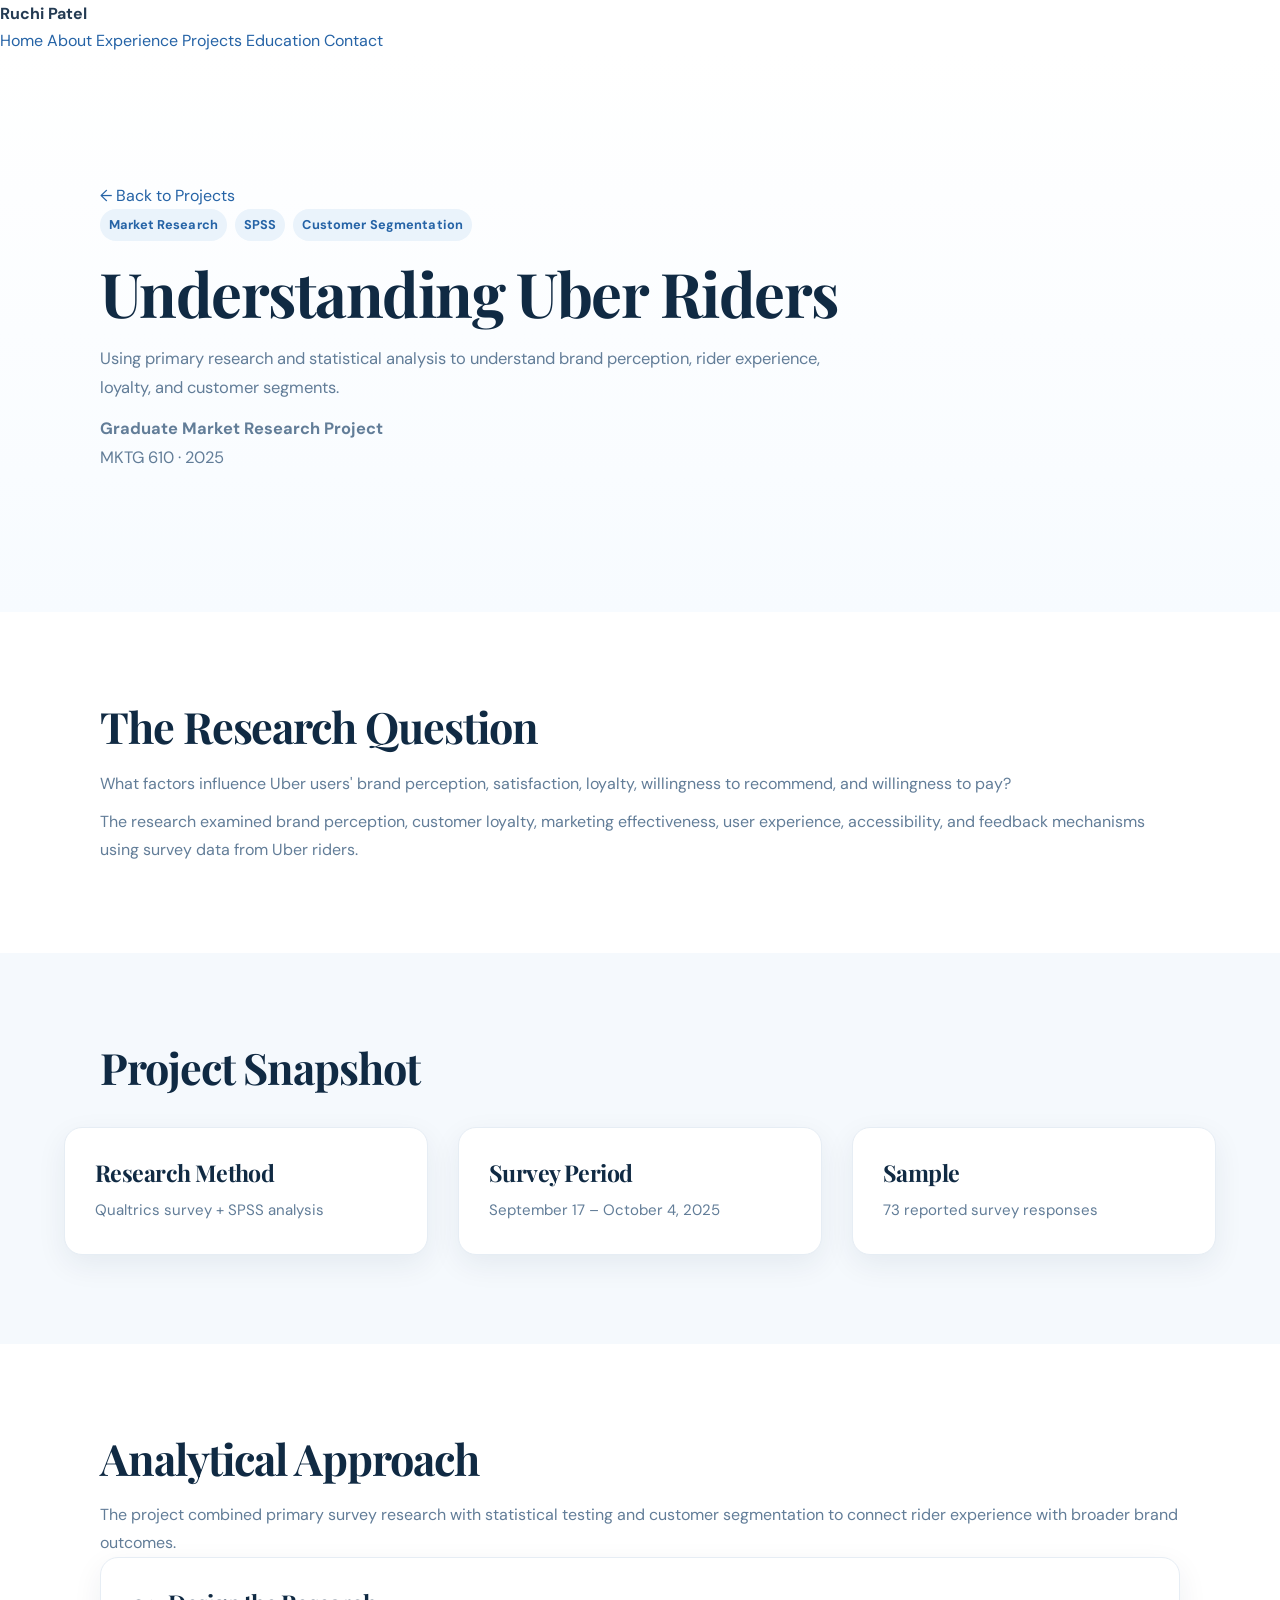
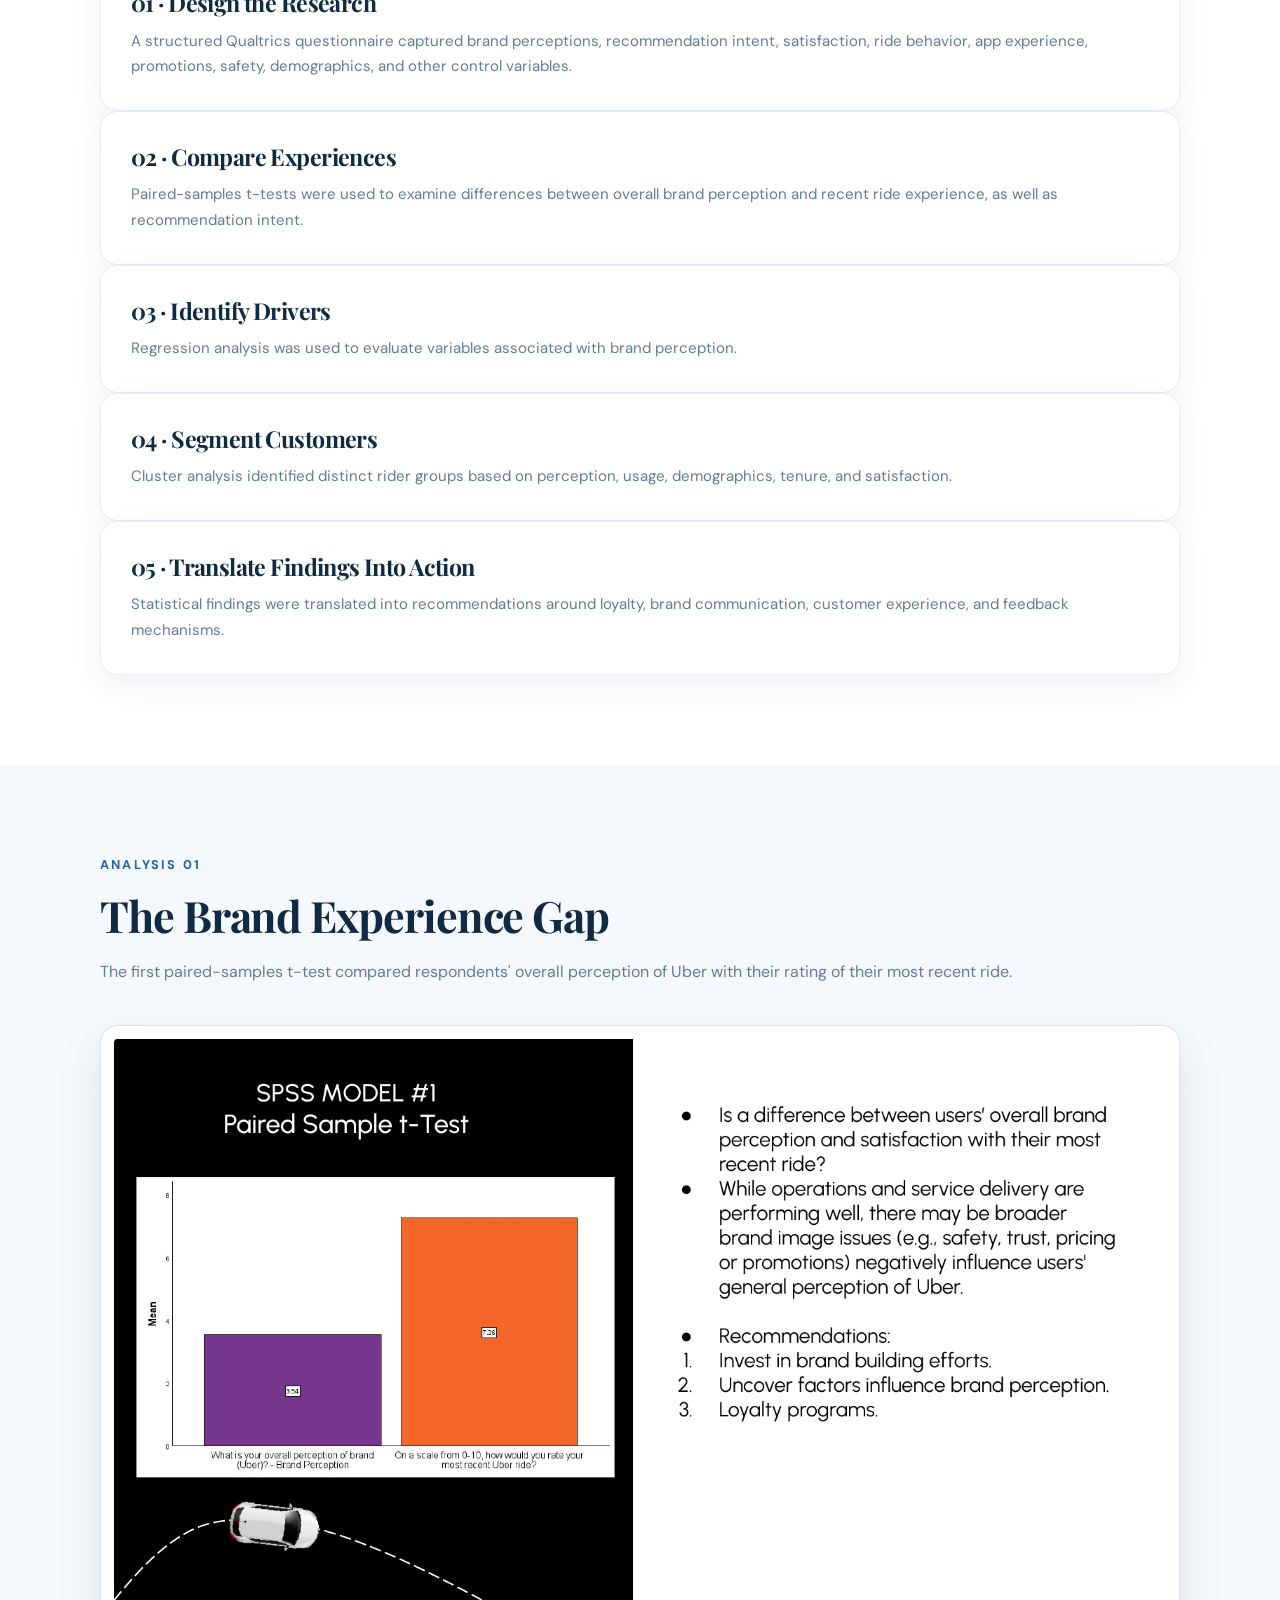
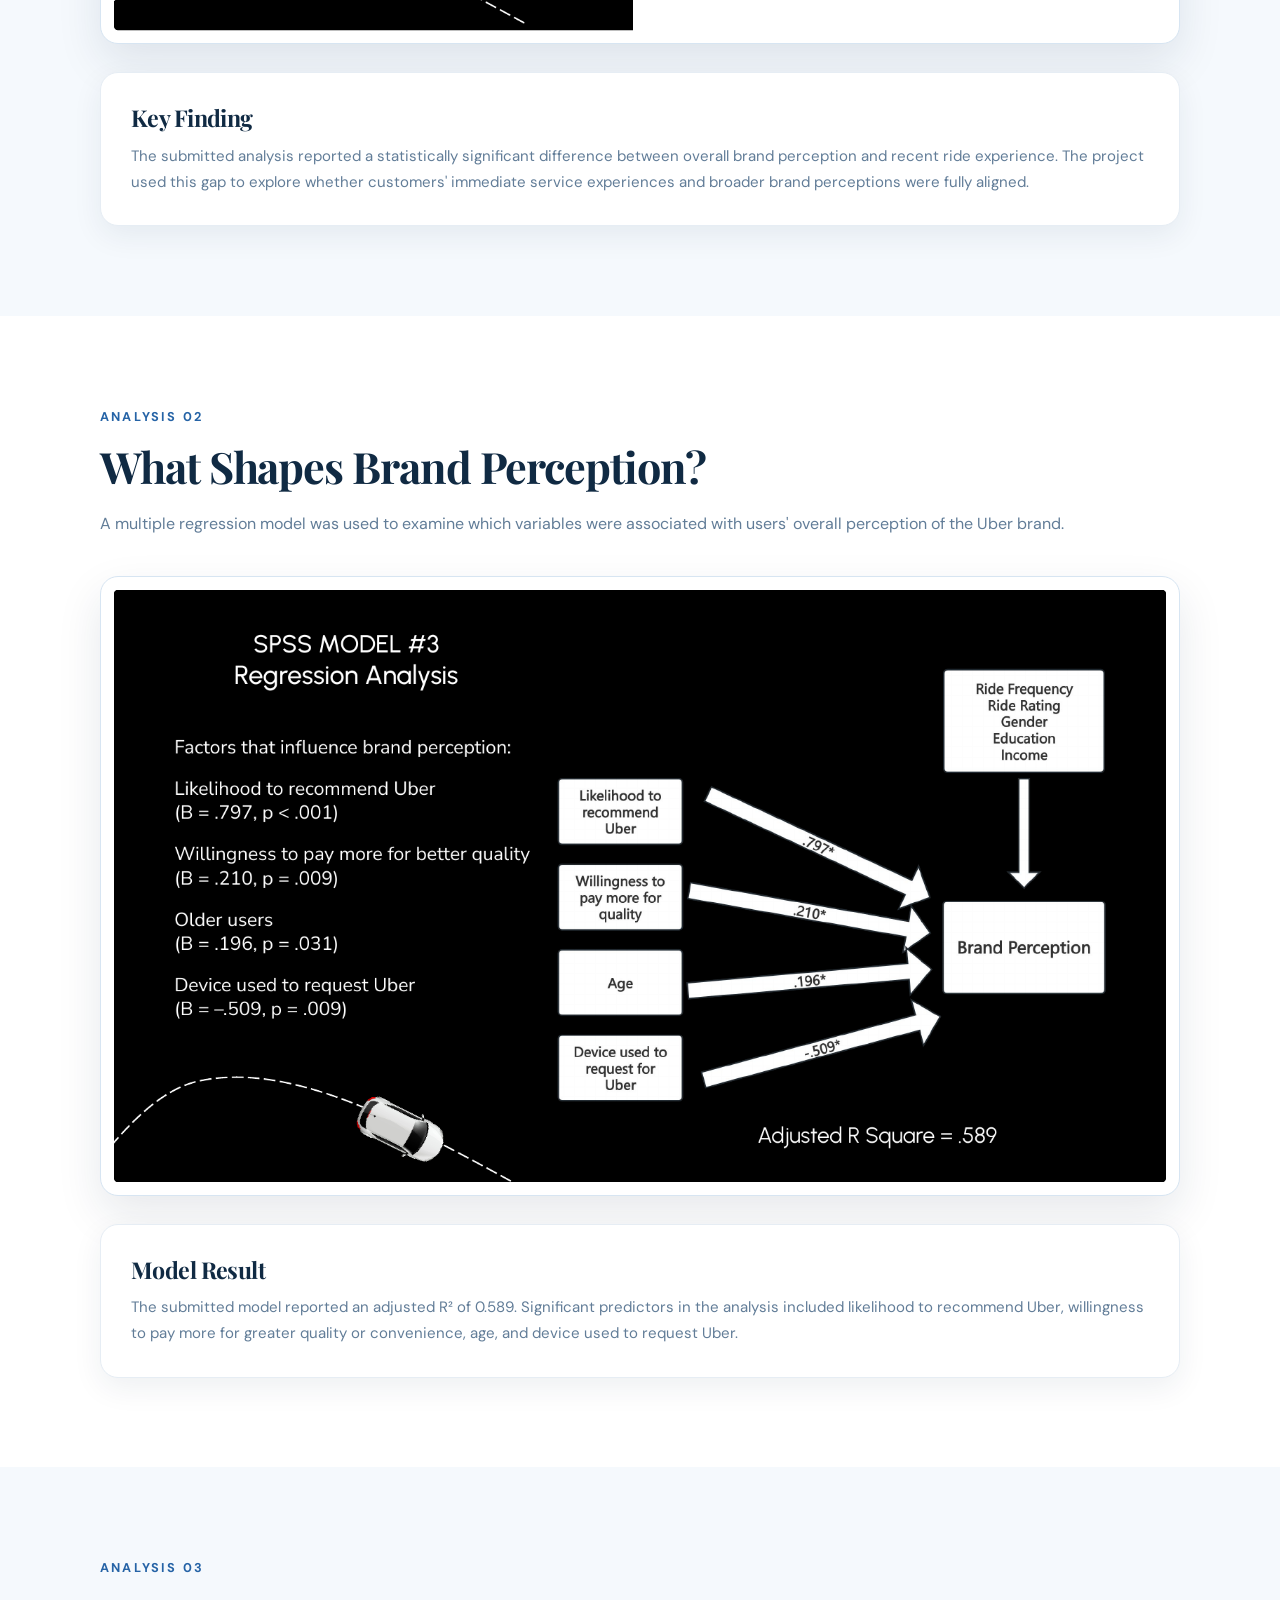
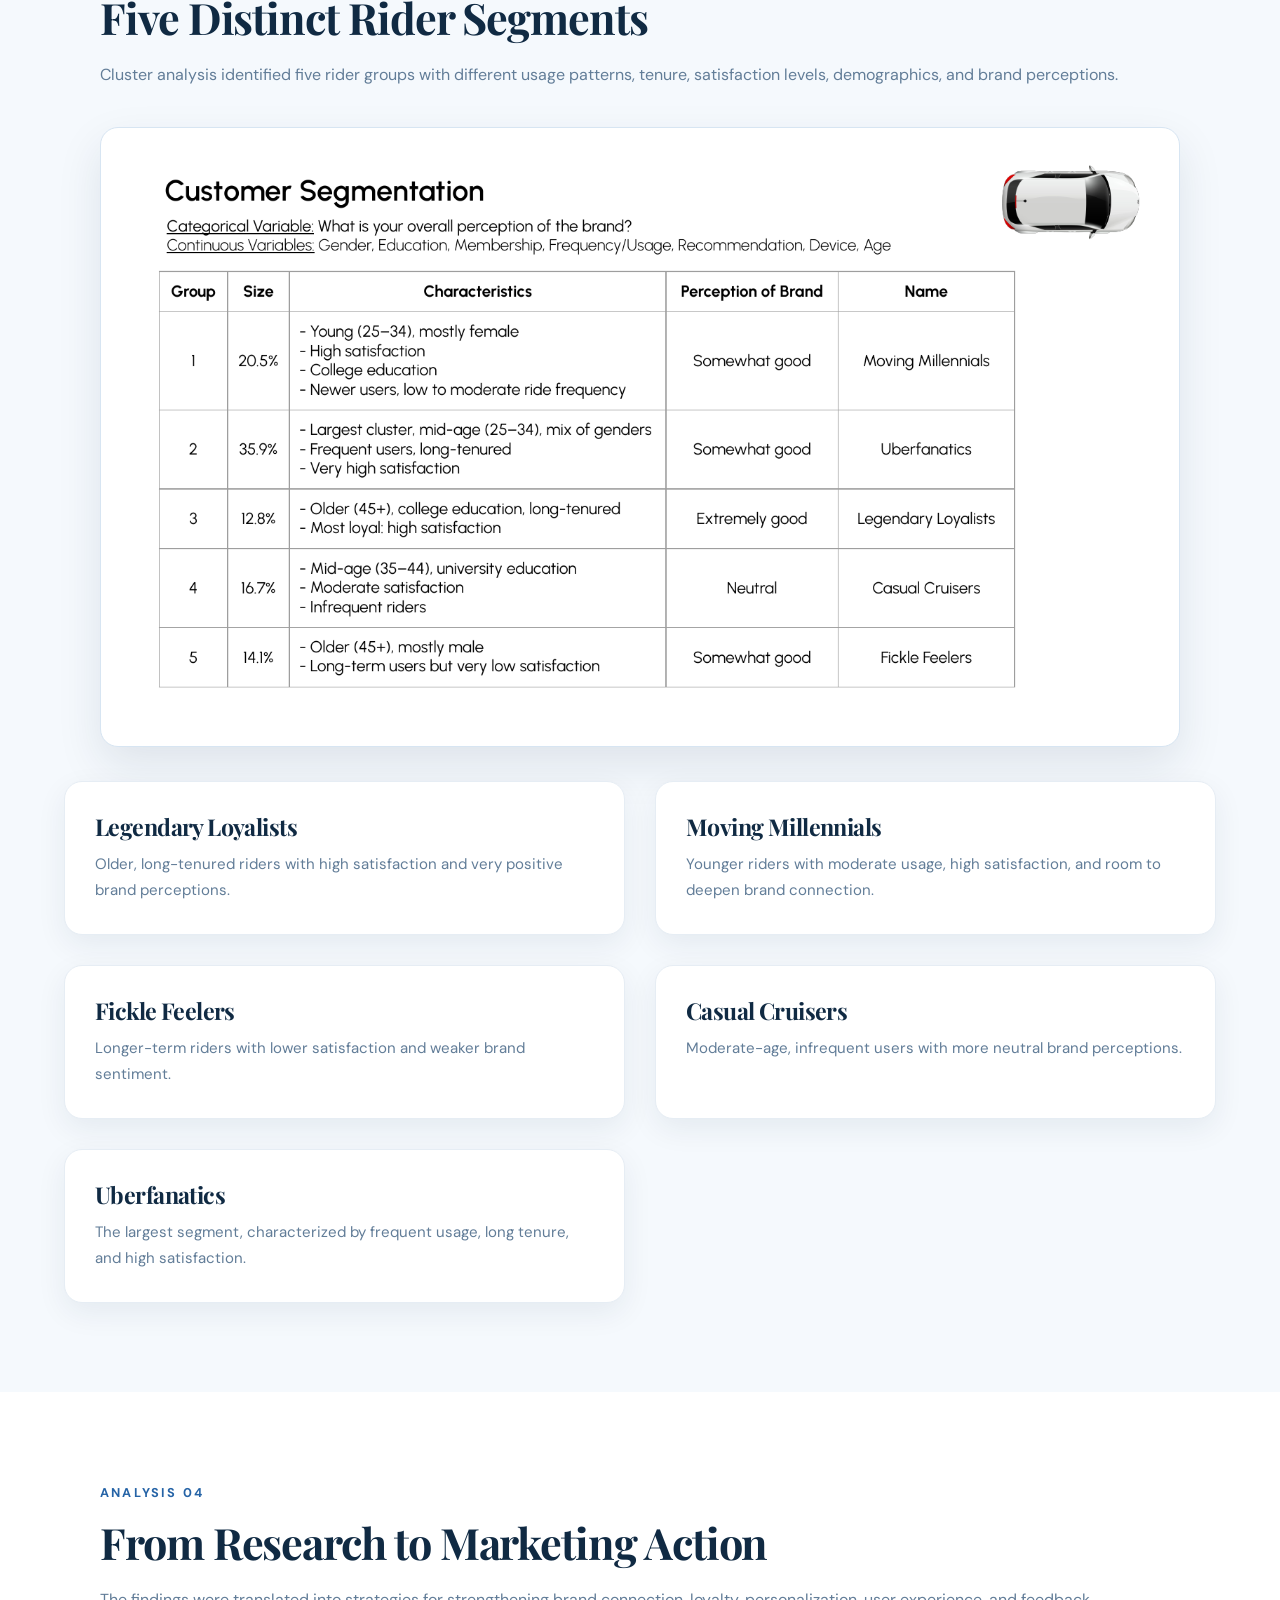
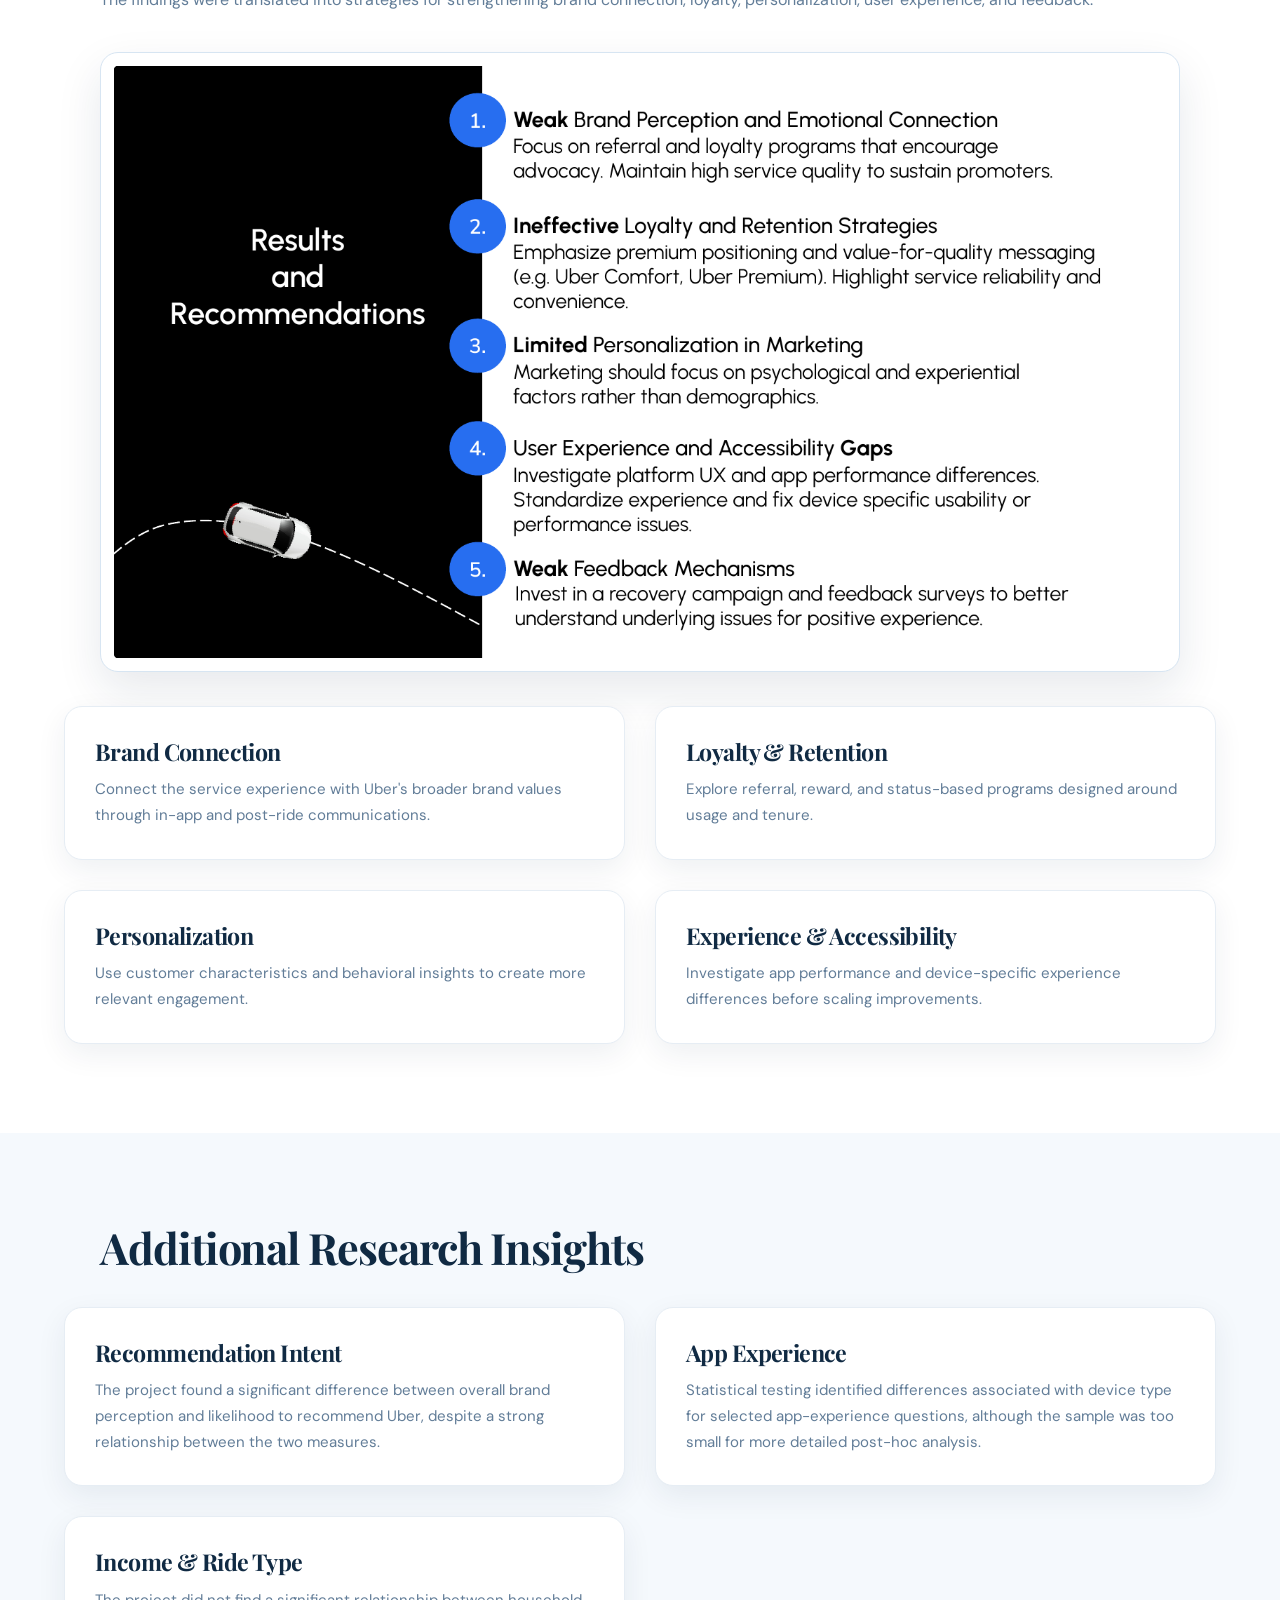
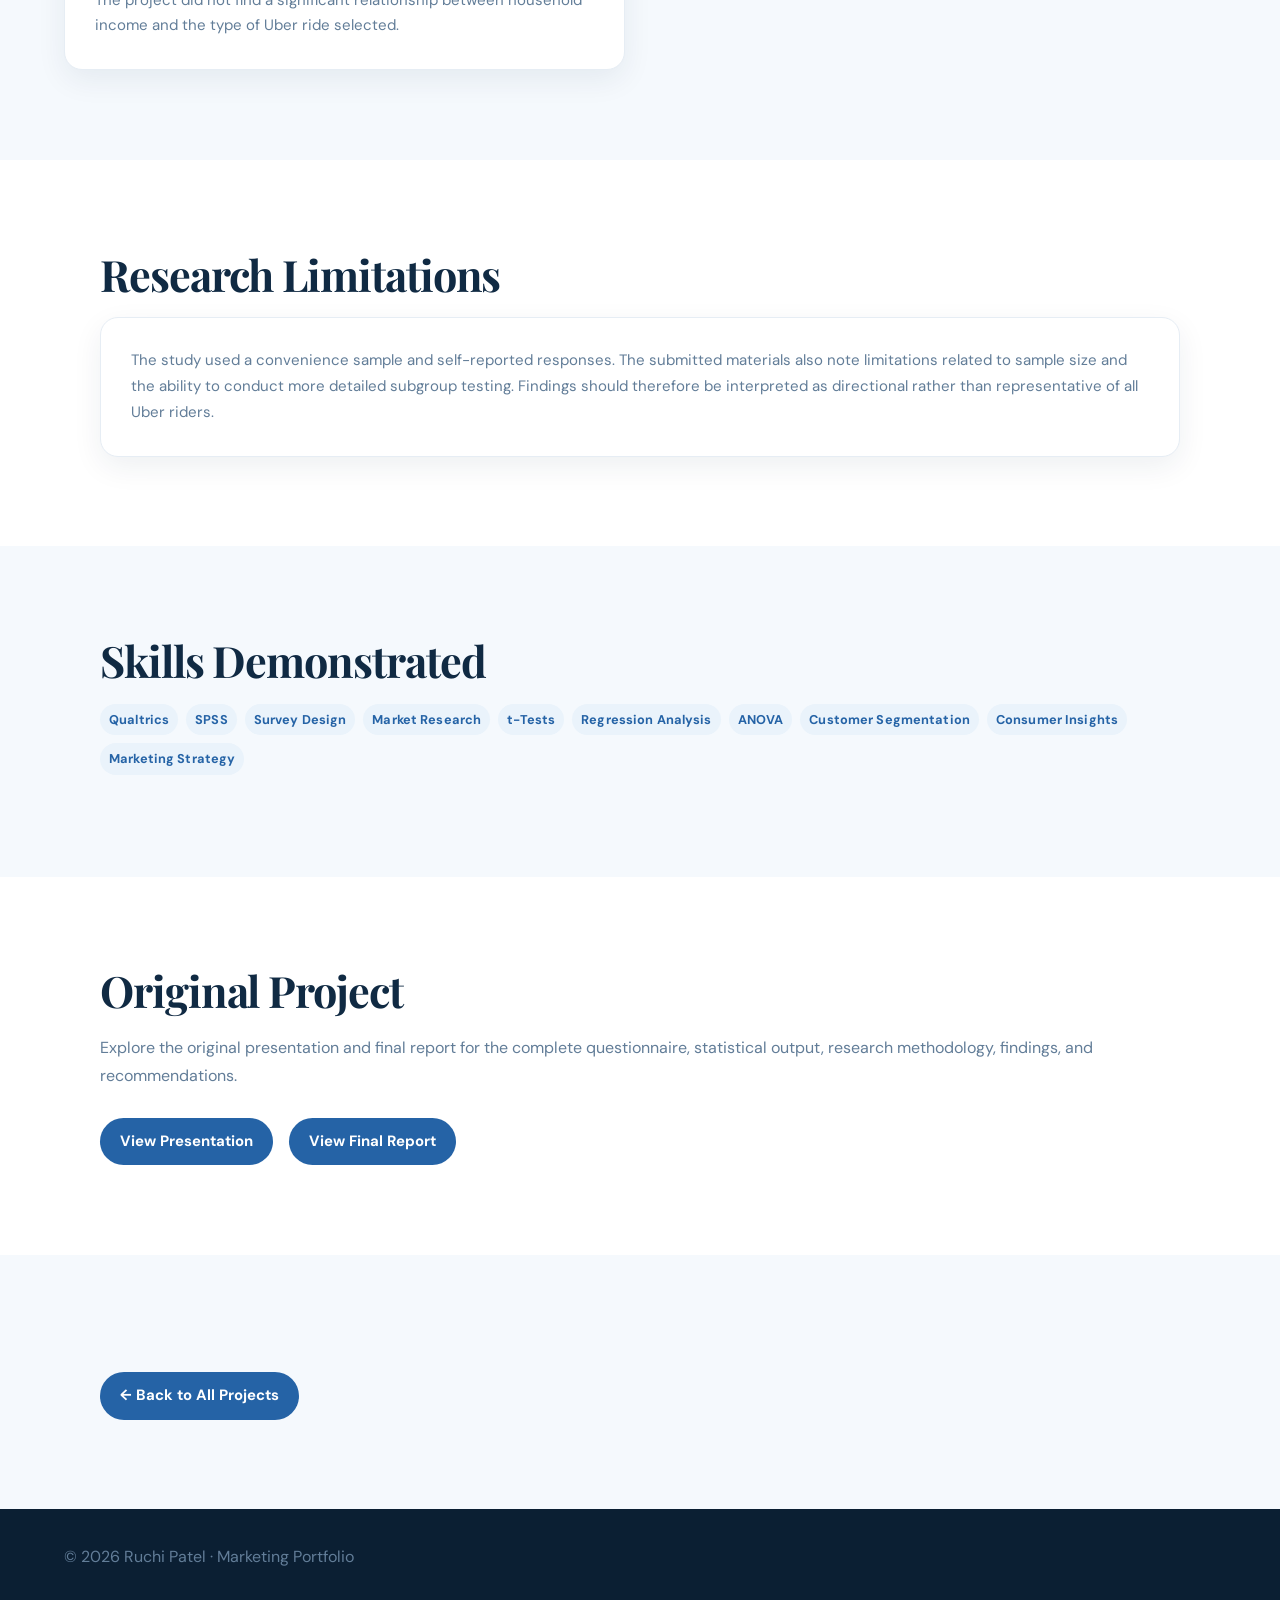
<file: projects/market.research.html>
<!DOCTYPE html>
<html lang="en">

<head>
    <meta charset="UTF-8">
    <meta name="viewport" content="width=device-width, initial-scale=1.0">

    <meta
        name="description"
        content="Ruchi Patel — Uber market research case study using Qualtrics, SPSS, regression, t-tests, ANOVA, and customer segmentation."
    >

    <title>Understanding Uber Riders | Ruchi Patel</title>

    <link rel="stylesheet" href="../style.css">
</head>


<body>

    <!-- =========================
         NAVIGATION
    ========================== -->

    <nav>

        <div>
            <strong>Ruchi Patel</strong>
        </div>

        <div>
            <a href="../index.html">Home</a>
            <a href="../index.html#about">About</a>
            <a href="../index.html#experience">Experience</a>
            <a href="../index.html#projects">Projects</a>
            <a href="../index.html#education">Education</a>
            <a href="../index.html#contact">Contact</a>
        </div>

    </nav>


    <!-- =========================
         CASE STUDY HERO
    ========================== -->

    <header class="hero">

        <div>

            <a href="../index.html#projects">
                ← Back to Projects
            </a>

            <div class="project-tags">

                <span class="project-tag">
                    Market Research
                </span>

                <span class="project-tag">
                    SPSS
                </span>

                <span class="project-tag">
                    Customer Segmentation
                </span>

            </div>


            <h1>
                Understanding
                Uber Riders
            </h1>


            <p>
                Using primary research and statistical analysis to
                understand brand perception, rider experience,
                loyalty, and customer segments.
            </p>


            <p>
                <strong>Graduate Market Research Project</strong><br>
                MKTG 610 · 2025
            </p>

        </div>

    </header>


    <!-- =========================
         THE QUESTION
    ========================== -->

    <section>

        <h2>
            The Research Question
        </h2>

        <p>
            What factors influence Uber users' brand perception,
            satisfaction, loyalty, willingness to recommend, and
            willingness to pay?
        </p>

        <p>
            The research examined brand perception, customer loyalty,
            marketing effectiveness, user experience, accessibility,
            and feedback mechanisms using survey data from Uber riders.
        </p>

    </section>


    <!-- =========================
         PROJECT SNAPSHOT
    ========================== -->

    <section id="project-snapshot">

        <h2>
            Project Snapshot
        </h2>


        <div class="skills-grid">


            <div class="skill-card">

                <h3>
                    Research Method
                </h3>

                <p>
                    Qualtrics survey + SPSS analysis
                </p>

            </div>


            <div class="skill-card">

                <h3>
                    Survey Period
                </h3>

                <p>
                    September 17 – October 4, 2025
                </p>

            </div>


            <div class="skill-card">

                <h3>
                    Sample
                </h3>

                <p>
                    73 reported survey responses
                </p>

            </div>


        </div>

    </section>


    <!-- =========================
         ANALYTICAL APPROACH
    ========================== -->

    <section>

        <h2>
            Analytical Approach
        </h2>

        <p>
            The project combined primary survey research with
            statistical testing and customer segmentation to
            connect rider experience with broader brand outcomes.
        </p>


        <div class="project-card">

            <h3>
                01 · Design the Research
            </h3>

            <p>
                A structured Qualtrics questionnaire captured
                brand perceptions, recommendation intent,
                satisfaction, ride behavior, app experience,
                promotions, safety, demographics, and other
                control variables.
            </p>

        </div>


        <div class="project-card">

            <h3>
                02 · Compare Experiences
            </h3>

            <p>
                Paired-samples t-tests were used to examine
                differences between overall brand perception
                and recent ride experience, as well as
                recommendation intent.
            </p>

        </div>


        <div class="project-card">

            <h3>
                03 · Identify Drivers
            </h3>

            <p>
                Regression analysis was used to evaluate
                variables associated with brand perception.
            </p>

        </div>


        <div class="project-card">

            <h3>
                04 · Segment Customers
            </h3>

            <p>
                Cluster analysis identified distinct rider
                groups based on perception, usage, demographics,
                tenure, and satisfaction.
            </p>

        </div>


        <div class="project-card">

            <h3>
                05 · Translate Findings Into Action
            </h3>

            <p>
                Statistical findings were translated into
                recommendations around loyalty, brand
                communication, customer experience, and
                feedback mechanisms.
            </p>

        </div>

    </section>


    <!-- =========================
         ANALYSIS 01
    ========================== -->

    <section>

        <p class="eyebrow">
            ANALYSIS 01
        </p>

        <h2>
            The Brand Experience Gap
        </h2>

        <p>
            The first paired-samples t-test compared respondents'
            overall perception of Uber with their rating of their
            most recent ride.
        </p>


        <img
            src="../images/market-research/brand-experience-gap.png"
            alt="SPSS analysis comparing Uber brand perception and recent ride experience"
            class="case-study-image"
        >


        <div class="project-card">

            <h3>
                Key Finding
            </h3>

            <p>
                The submitted analysis reported a statistically
                significant difference between overall brand
                perception and recent ride experience. The project
                used this gap to explore whether customers' immediate
                service experiences and broader brand perceptions
                were fully aligned.
            </p>

        </div>

    </section>


    <!-- =========================
         ANALYSIS 02
    ========================== -->

    <section>

        <p class="eyebrow">
            ANALYSIS 02
        </p>

        <h2>
            What Shapes Brand Perception?
        </h2>

        <p>
            A multiple regression model was used to examine which
            variables were associated with users' overall perception
            of the Uber brand.
        </p>


        <img
            src="../images/market-research/regression-analysis.png"
            alt="SPSS regression model examining drivers of Uber brand perception"
            class="case-study-image"
        >


        <div class="project-card">

            <h3>
                Model Result
            </h3>

            <p>
                The submitted model reported an adjusted R² of
                0.589. Significant predictors in the analysis
                included likelihood to recommend Uber, willingness
                to pay more for greater quality or convenience,
                age, and device used to request Uber.
            </p>

        </div>

    </section>


    <!-- =========================
         ANALYSIS 03
    ========================== -->

    <section>

        <p class="eyebrow">
            ANALYSIS 03
        </p>

        <h2>
            Five Distinct Rider Segments
        </h2>

        <p>
            Cluster analysis identified five rider groups with
            different usage patterns, tenure, satisfaction levels,
            demographics, and brand perceptions.
        </p>


        <img
            src="../images/market-research/customer-segments.png"
            alt="Customer segmentation analysis showing five Uber rider segments"
            class="case-study-image"
        >


        <div class="project-grid">


            <div class="project-card">

                <h3>
                    Legendary Loyalists
                </h3>

                <p>
                    Older, long-tenured riders with high satisfaction
                    and very positive brand perceptions.
                </p>

            </div>


            <div class="project-card">

                <h3>
                    Moving Millennials
                </h3>

                <p>
                    Younger riders with moderate usage, high
                    satisfaction, and room to deepen brand connection.
                </p>

            </div>


            <div class="project-card">

                <h3>
                    Fickle Feelers
                </h3>

                <p>
                    Longer-term riders with lower satisfaction
                    and weaker brand sentiment.
                </p>

            </div>


            <div class="project-card">

                <h3>
                    Casual Cruisers
                </h3>

                <p>
                    Moderate-age, infrequent users with more
                    neutral brand perceptions.
                </p>

            </div>


            <div class="project-card">

                <h3>
                    Uberfanatics
                </h3>

                <p>
                    The largest segment, characterized by frequent
                    usage, long tenure, and high satisfaction.
                </p>

            </div>


        </div>

    </section>


    <!-- =========================
         ANALYSIS 04
    ========================== -->

    <section>

        <p class="eyebrow">
            ANALYSIS 04
        </p>

        <h2>
            From Research to Marketing Action
        </h2>

        <p>
            The findings were translated into strategies for
            strengthening brand connection, loyalty, personalization,
            user experience, and feedback.
        </p>


        <img
            src="../images/market-research/research-recommendations.png"
            alt="Marketing recommendations based on Uber customer research"
            class="case-study-image"
        >


        <div class="project-grid">


            <div class="project-card">

                <h3>
                    Brand Connection
                </h3>

                <p>
                    Connect the service experience with Uber's
                    broader brand values through in-app and
                    post-ride communications.
                </p>

            </div>


            <div class="project-card">

                <h3>
                    Loyalty &amp; Retention
                </h3>

                <p>
                    Explore referral, reward, and status-based
                    programs designed around usage and tenure.
                </p>

            </div>


            <div class="project-card">

                <h3>
                    Personalization
                </h3>

                <p>
                    Use customer characteristics and behavioral
                    insights to create more relevant engagement.
                </p>

            </div>


            <div class="project-card">

                <h3>
                    Experience &amp; Accessibility
                </h3>

                <p>
                    Investigate app performance and device-specific
                    experience differences before scaling improvements.
                </p>

            </div>


        </div>

    </section>


    <!-- =========================
         ADDITIONAL ANALYSIS
    ========================== -->

    <section>

        <h2>
            Additional Research Insights
        </h2>


        <div class="project-grid">


            <div class="project-card">

                <h3>
                    Recommendation Intent
                </h3>

                <p>
                    The project found a significant difference
                    between overall brand perception and likelihood
                    to recommend Uber, despite a strong relationship
                    between the two measures.
                </p>

            </div>


            <div class="project-card">

                <h3>
                    App Experience
                </h3>

                <p>
                    Statistical testing identified differences
                    associated with device type for selected
                    app-experience questions, although the sample
                    was too small for more detailed post-hoc analysis.
                </p>

            </div>


            <div class="project-card">

                <h3>
                    Income &amp; Ride Type
                </h3>

                <p>
                    The project did not find a significant relationship
                    between household income and the type of Uber
                    ride selected.
                </p>

            </div>

        </div>

    </section>


    <!-- =========================
         RESEARCH LIMITATIONS
    ========================== -->

    <section>

        <h2>
            Research Limitations
        </h2>

        <div class="project-card">

            <p>
                The study used a convenience sample and self-reported
                responses. The submitted materials also note limitations
                related to sample size and the ability to conduct more
                detailed subgroup testing. Findings should therefore be
                interpreted as directional rather than representative
                of all Uber riders.
            </p>

        </div>

    </section>


    <!-- =========================
         SKILLS
    ========================== -->

    <section>

        <h2>
            Skills Demonstrated
        </h2>


        <div class="project-tags">

            <span class="project-tag">
                Qualtrics
            </span>

            <span class="project-tag">
                SPSS
            </span>

            <span class="project-tag">
                Survey Design
            </span>

            <span class="project-tag">
                Market Research
            </span>

            <span class="project-tag">
                t-Tests
            </span>

            <span class="project-tag">
                Regression Analysis
            </span>

            <span class="project-tag">
                ANOVA
            </span>

            <span class="project-tag">
                Customer Segmentation
            </span>

            <span class="project-tag">
                Consumer Insights
            </span>

            <span class="project-tag">
                Marketing Strategy
            </span>

        </div>

    </section>


    <!-- =========================
         ORIGINAL PROJECT
    ========================== -->

    <section>

        <h2>
            Original Project
        </h2>

        <p>
            Explore the original presentation and final report
            for the complete questionnaire, statistical output,
            research methodology, findings, and recommendations.
        </p>


        <div class="case-study-action">

            <a
                class="btn"
                href="../documents/market-research/"
                target="_blank"
                rel="noopener"
            >
                View Presentation
            </a>


            <a
                class="btn"
                href="../documents/market-research/"
                target="_blank"
                rel="noopener"
            >
                View Final Report
            </a>

        </div>

    </section>


    <!-- =========================
         BACK TO PROJECTS
    ========================== -->

    <section>

        <div class="case-study-action">

            <a
                class="btn"
                href="../index.html#projects"
            >
                ← Back to All Projects
            </a>

        </div>

    </section>


    <!-- =========================
         FOOTER
    ========================== -->

    <footer>

        <p>
            © 2026 Ruchi Patel · Marketing Portfolio
        </p>

    </footer>


    <script src="../script.js"></script>

</body>

</html>
</file>
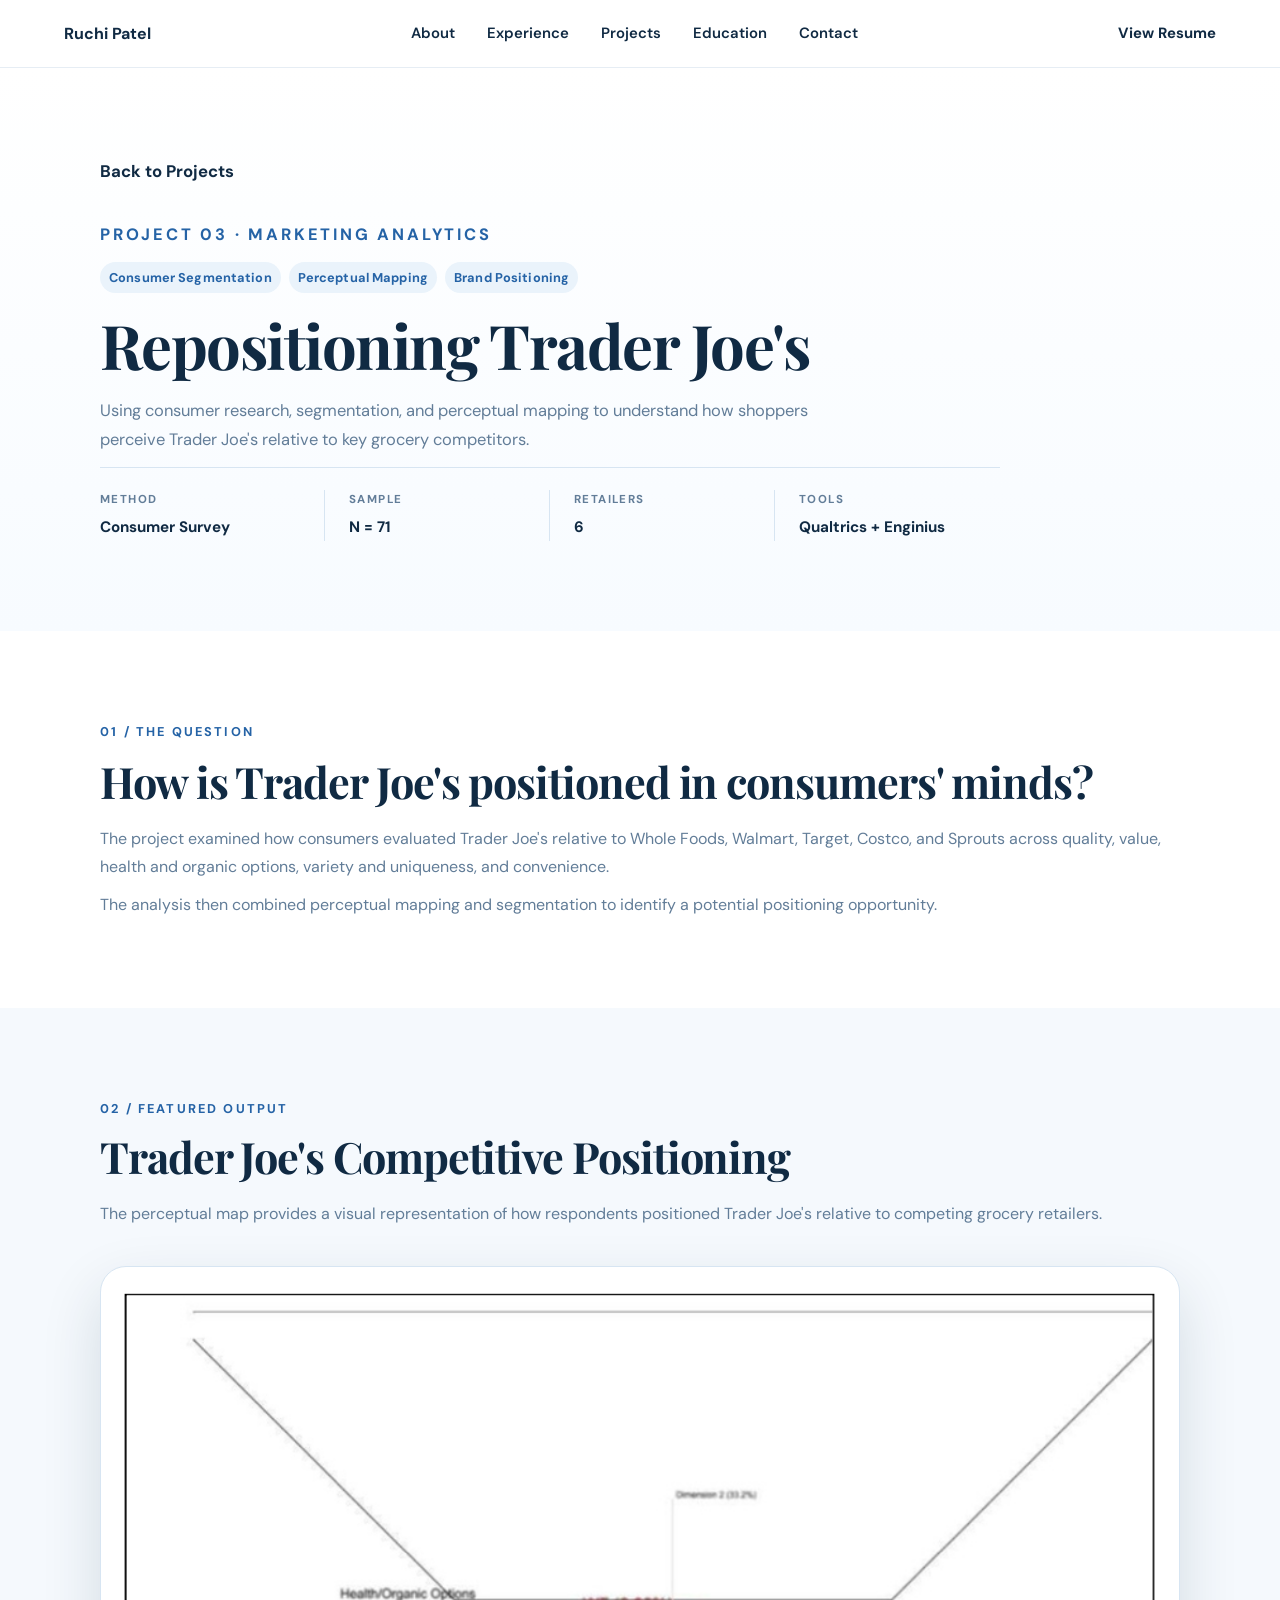
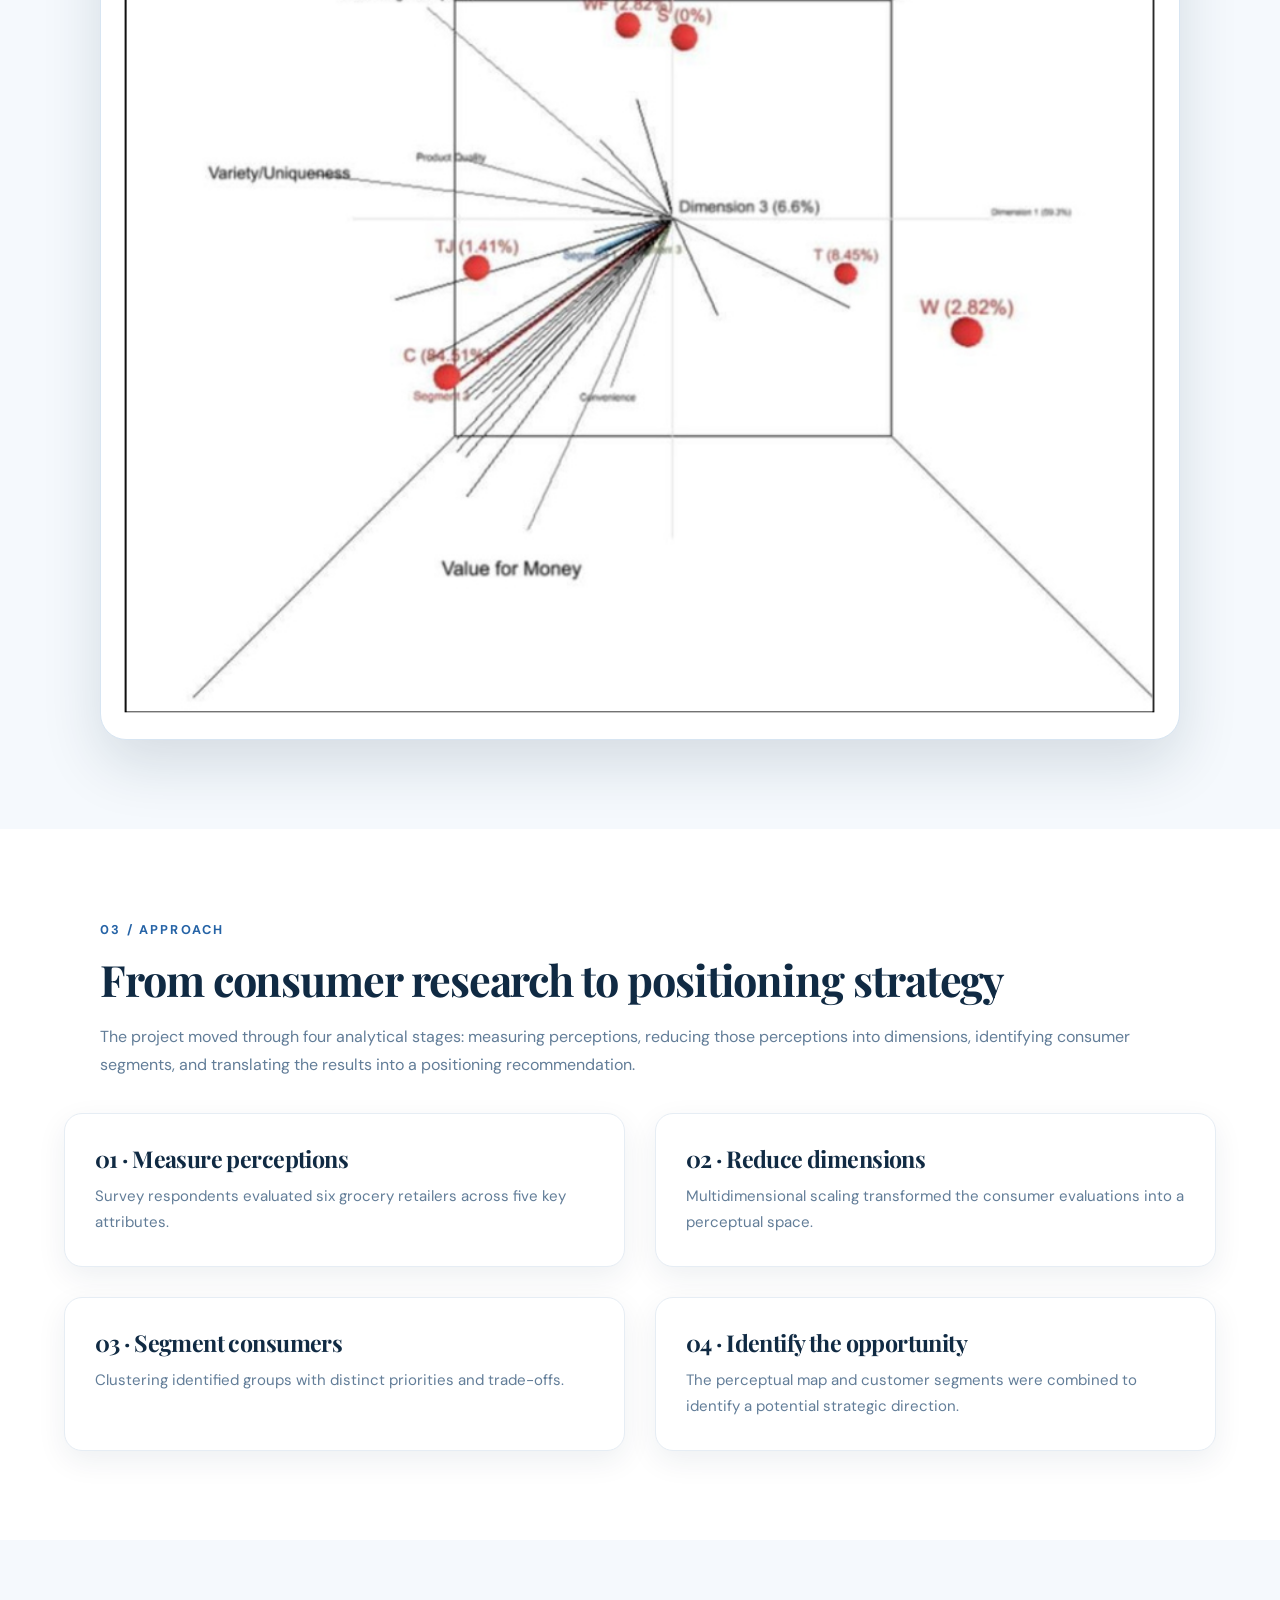
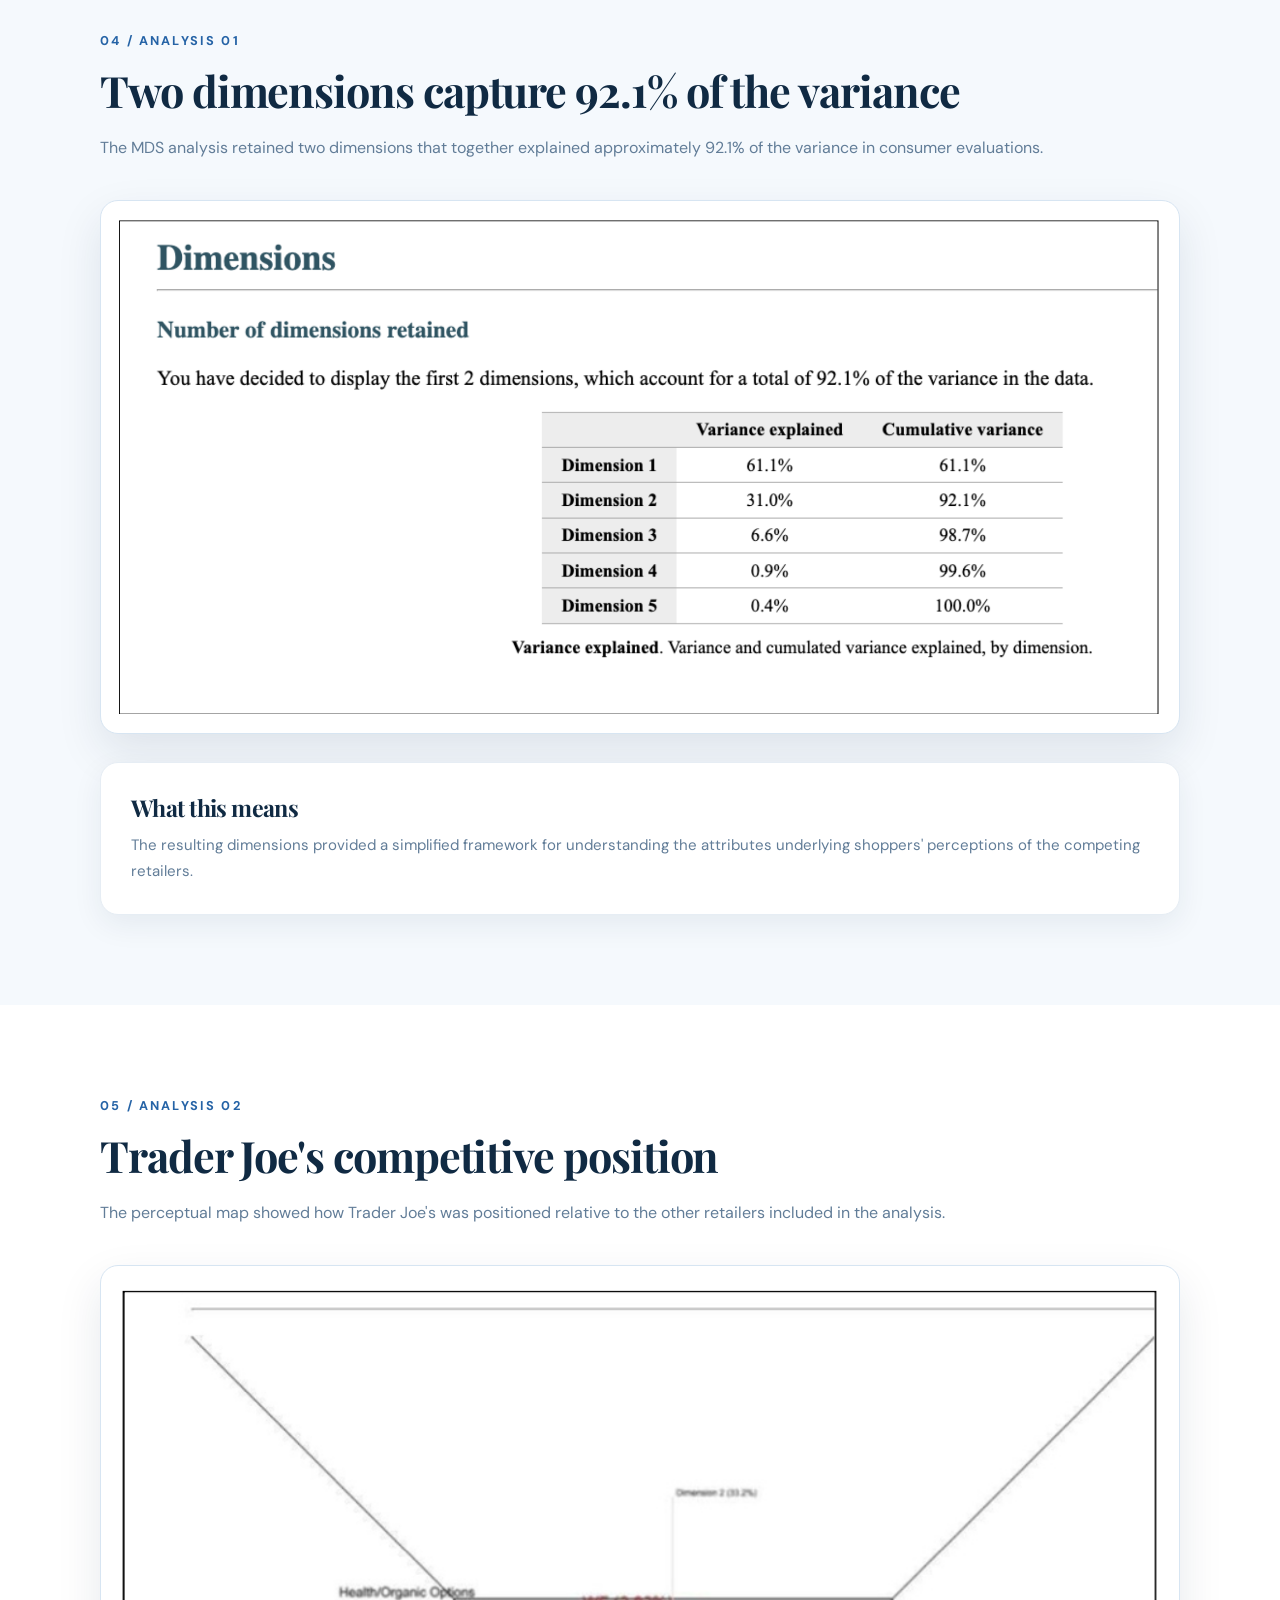
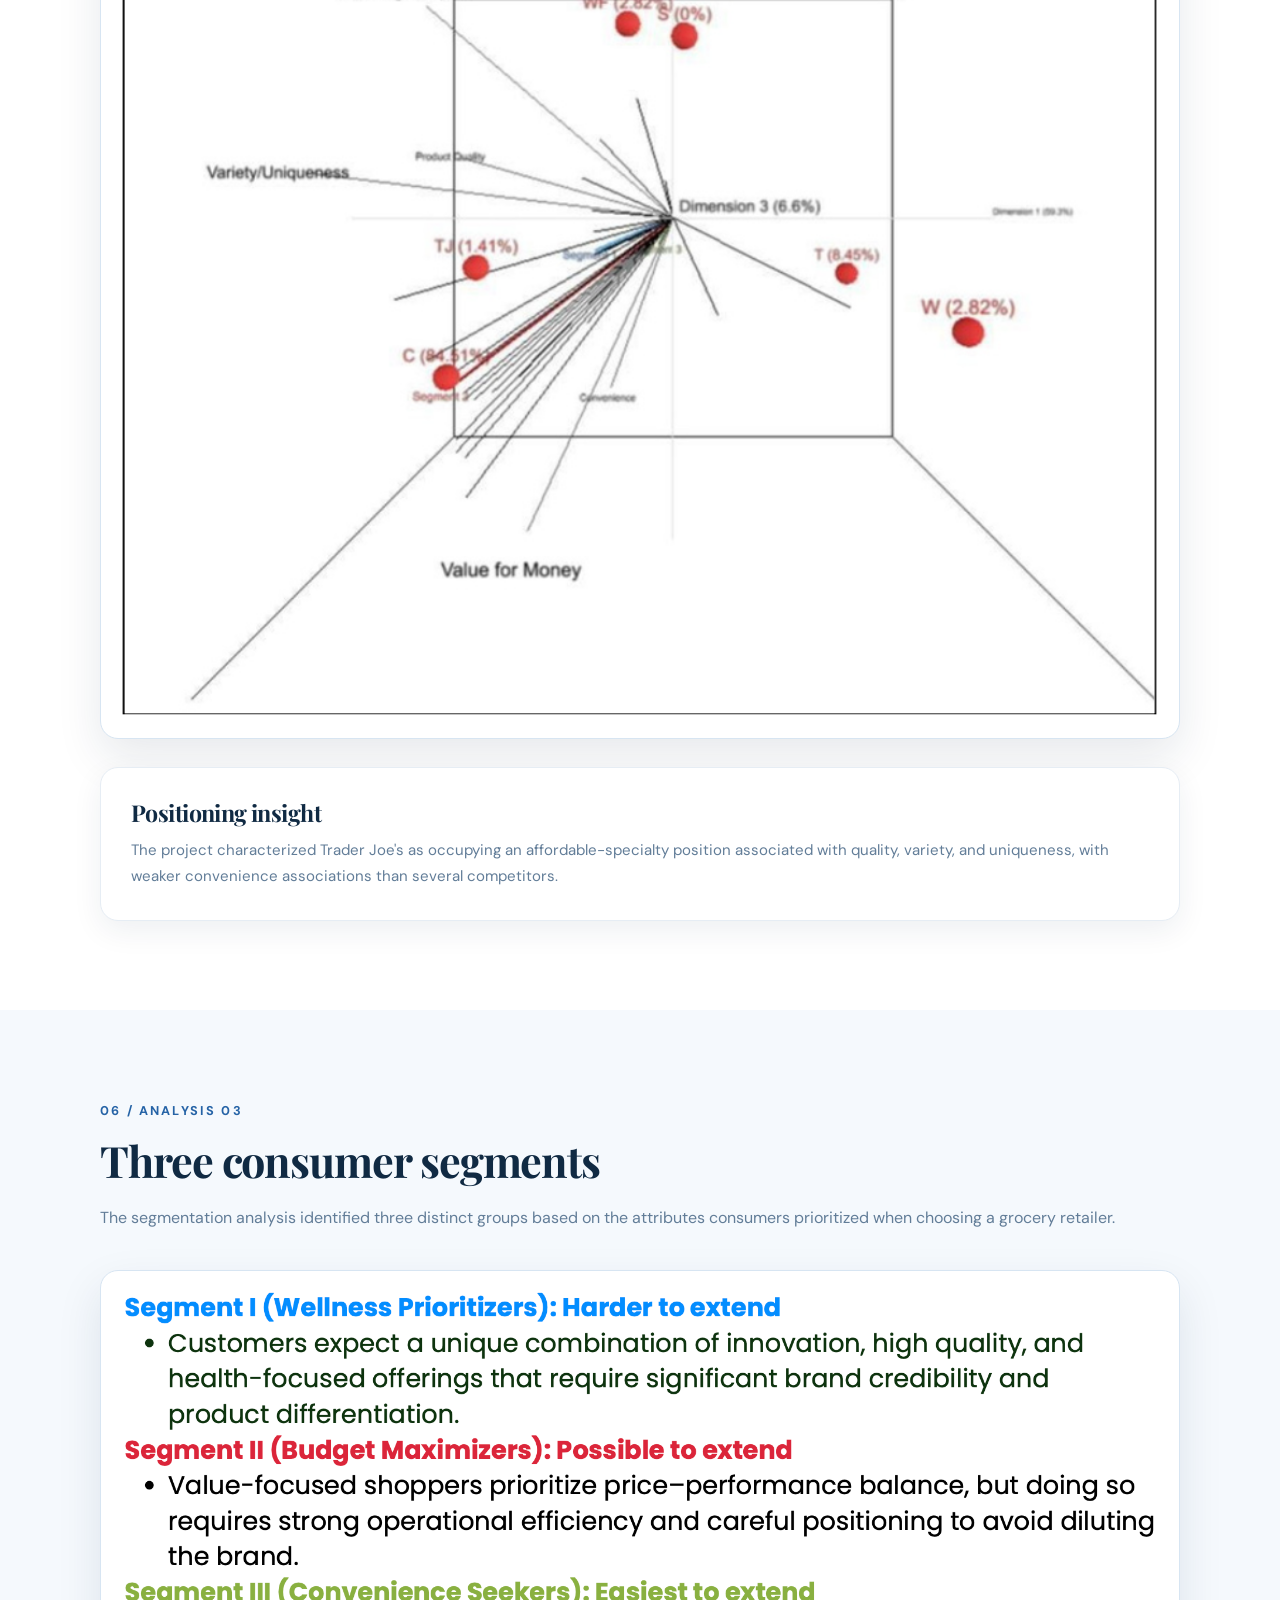
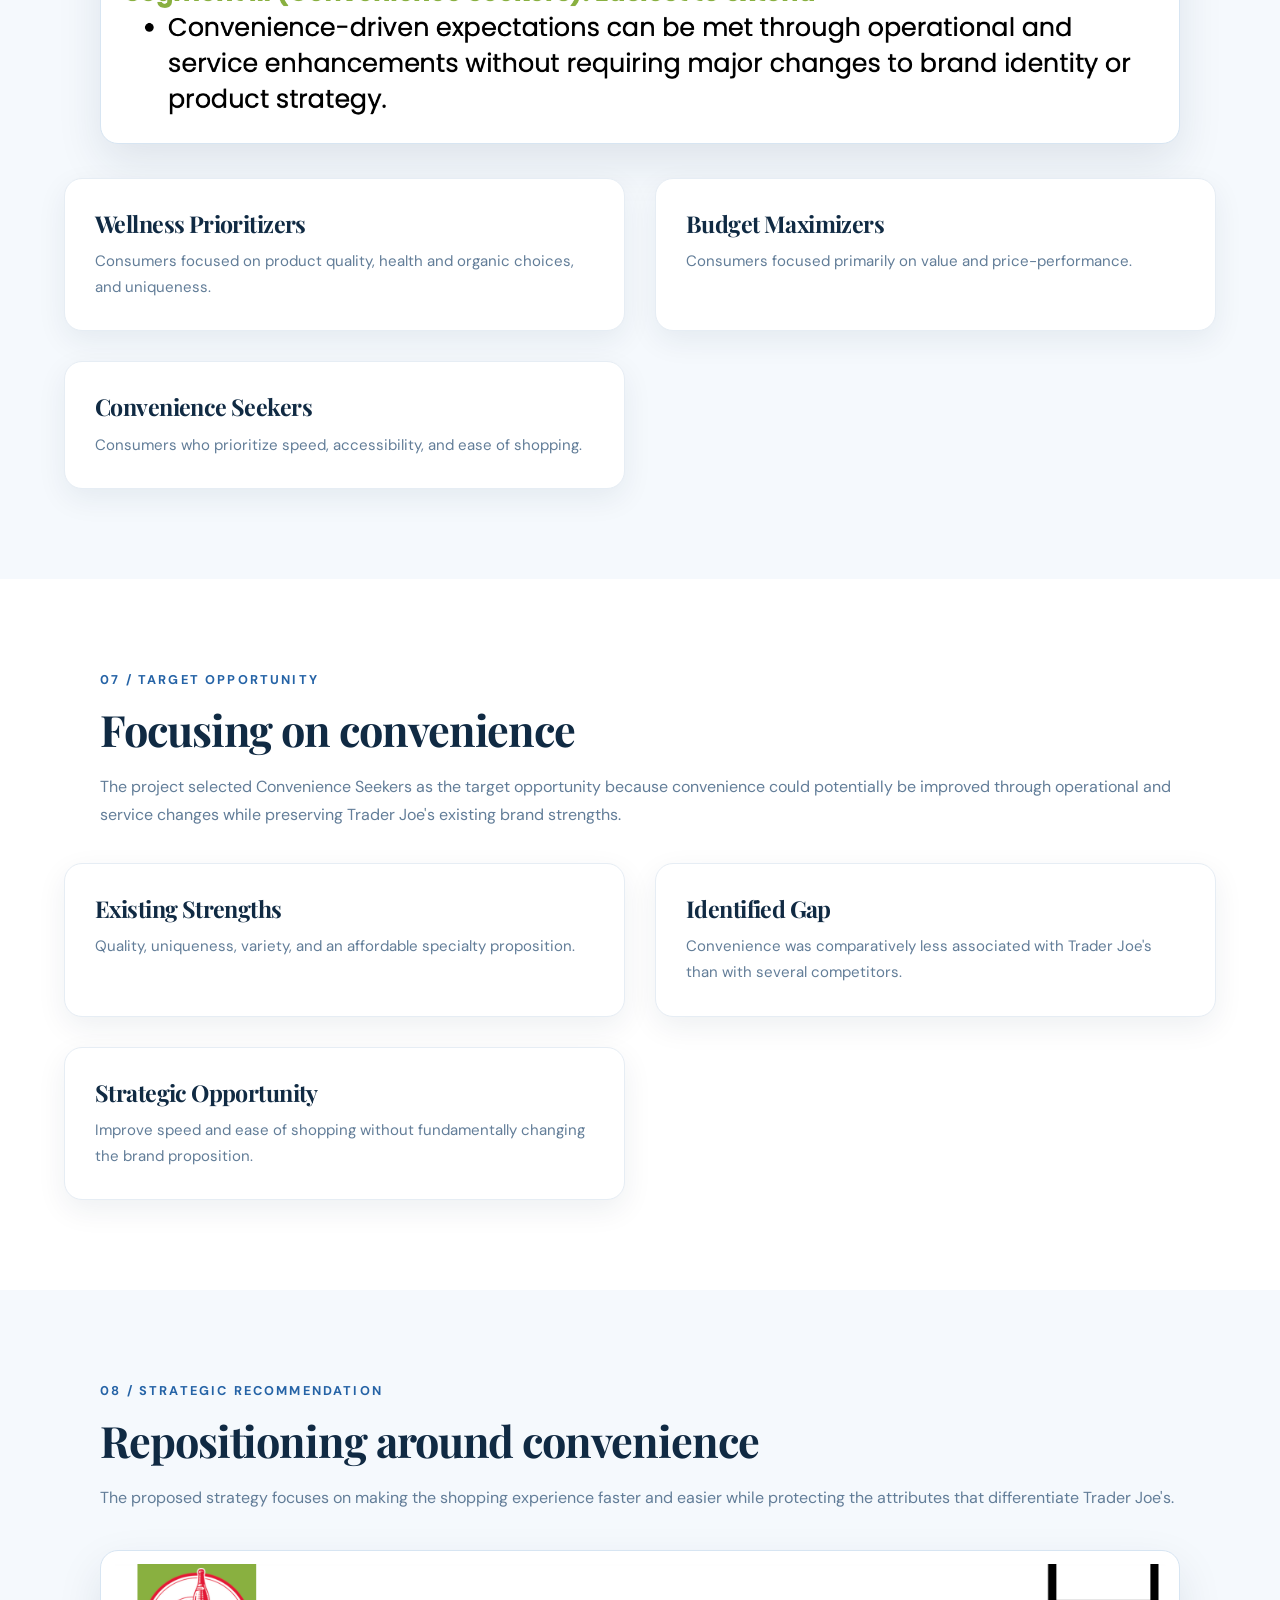
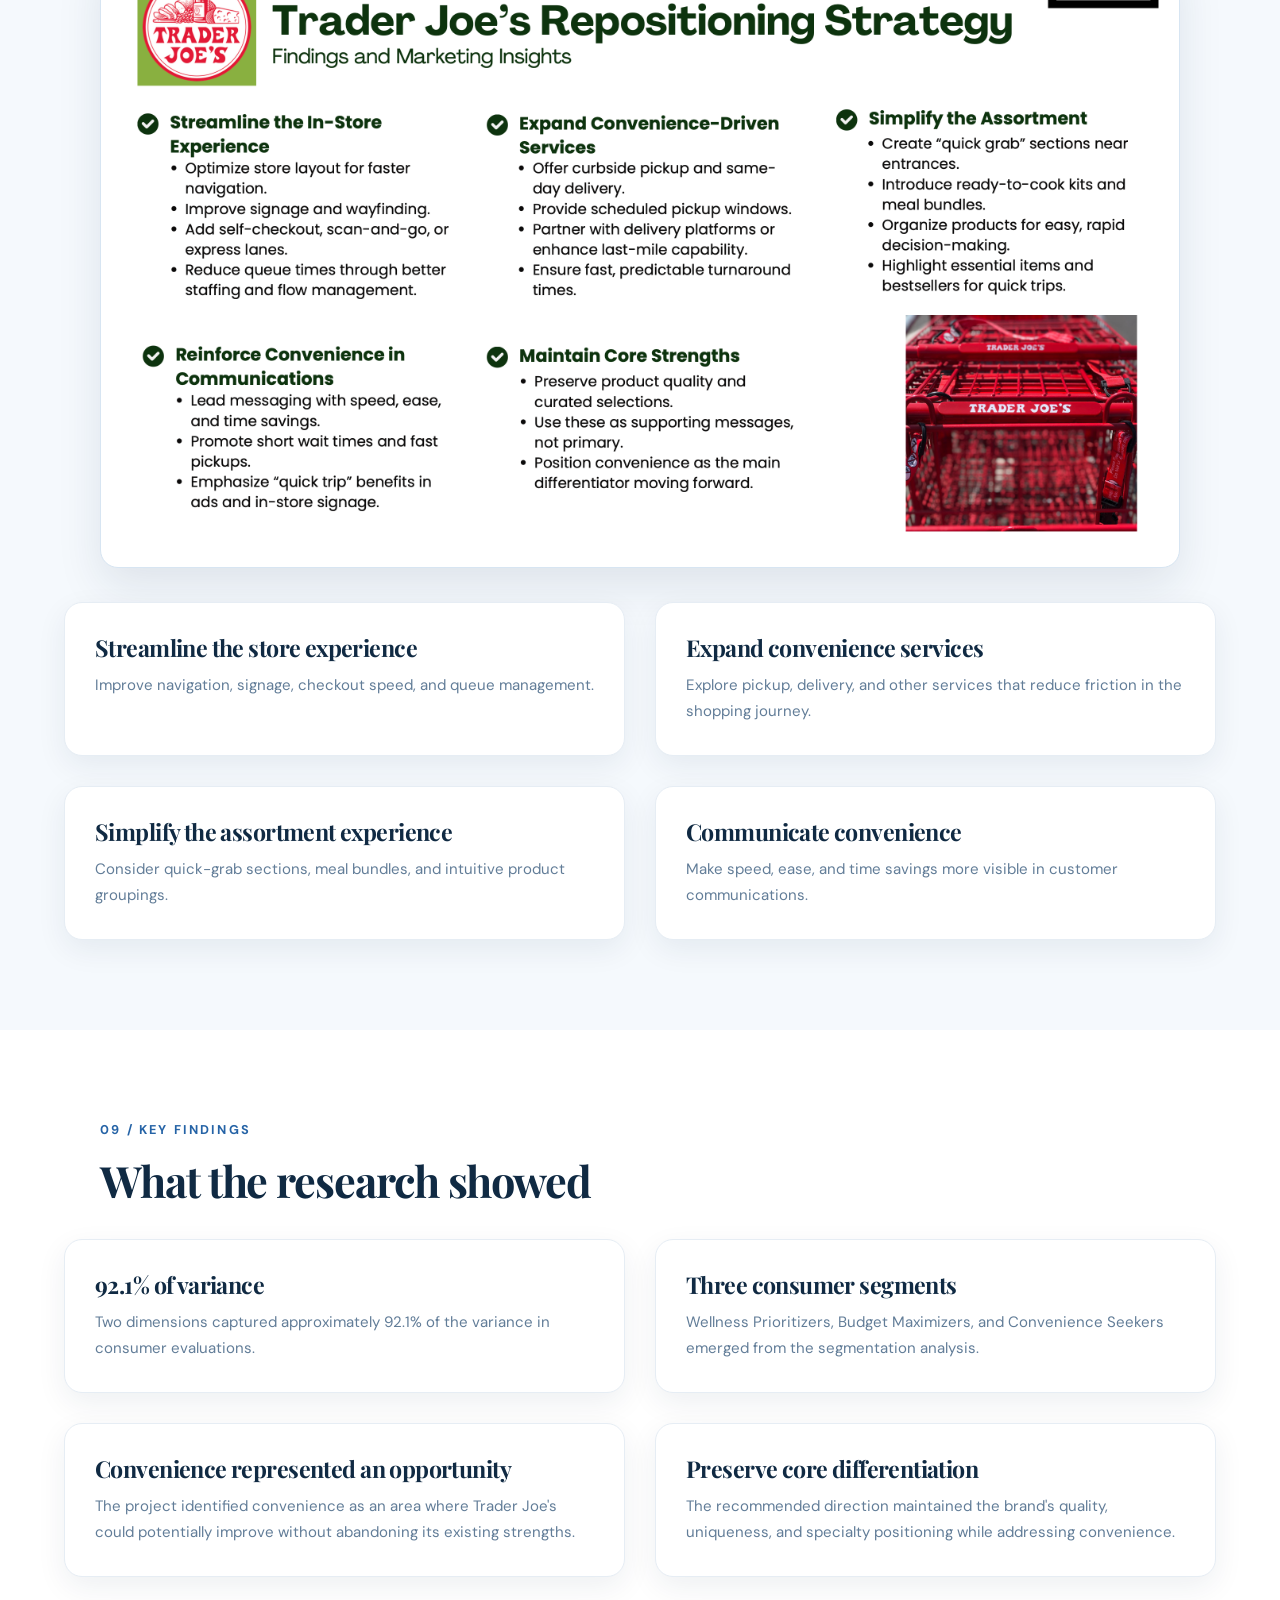
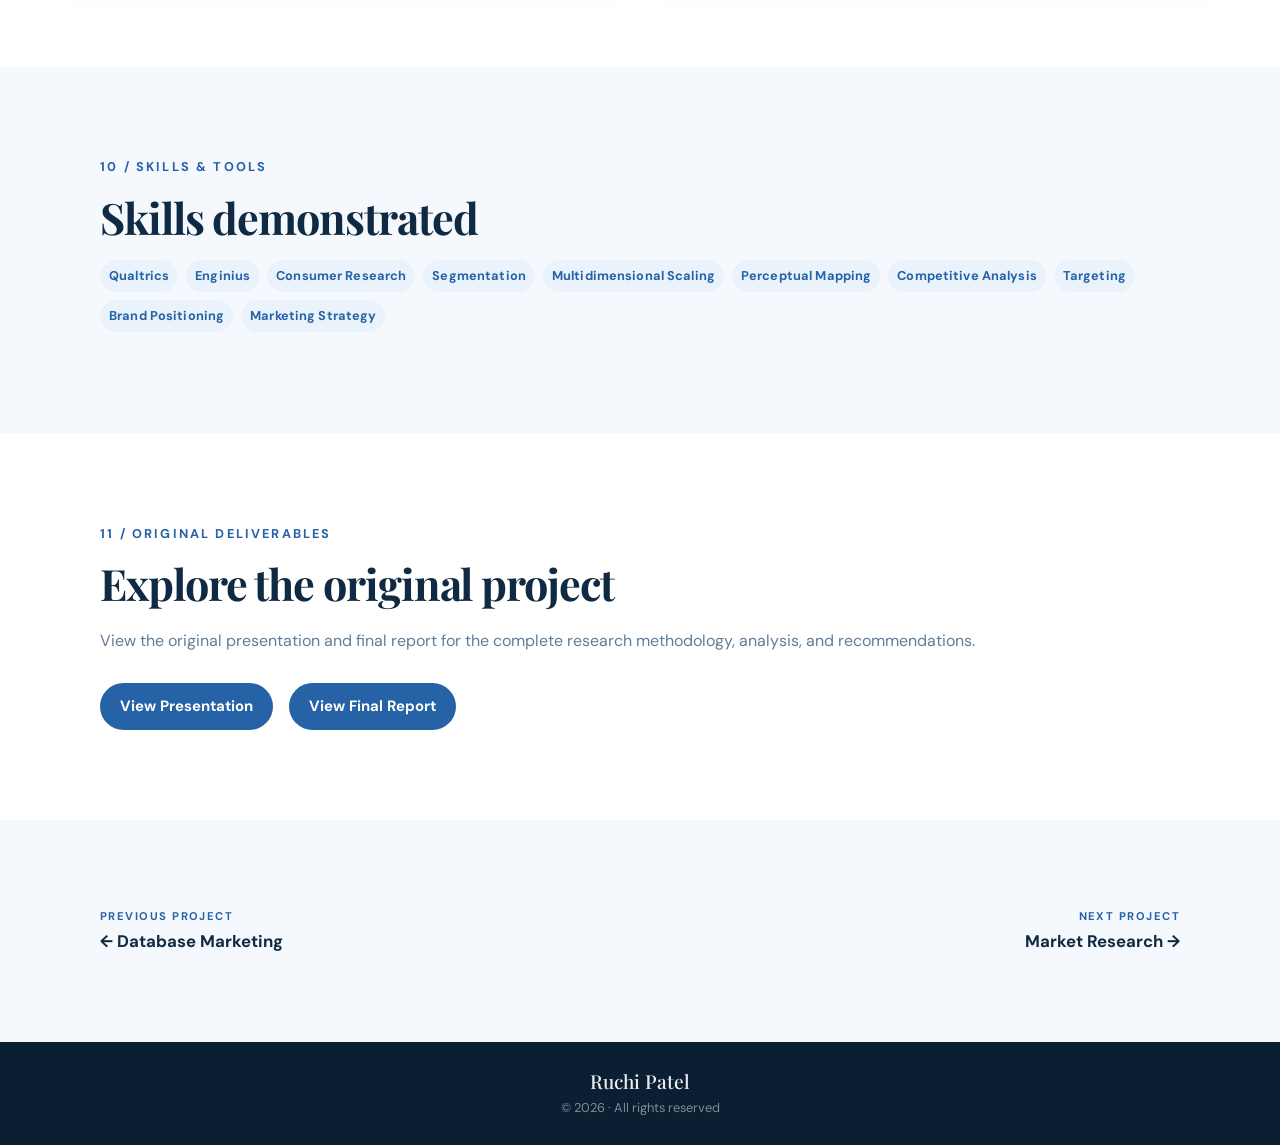
<file: projects/marketing-analytics.html>
<!DOCTYPE html>
<html lang="en">

<head>

    <meta charset="UTF-8">

    <meta
        name="viewport"
        content="width=device-width, initial-scale=1.0"
    >

    <meta
        name="description"
        content="Ruchi Patel — Trader Joe's consumer segmentation and brand positioning case study."
    >

    <title>
        Repositioning Trader Joe's | Ruchi Patel
    </title>

    <link rel="stylesheet" href="../style.css">

</head>


<body>


    <!-- =====================================================
         NAVIGATION
    ====================================================== -->

    <nav class="site-nav">

        <a
            href="../index.html"
            class="nav-logo"
        >
            Ruchi Patel
        </a>


        <div class="nav-links">

            <a href="../index.html#about">
                About
            </a>

            <a href="../index.html#experience">
                Experience
            </a>

            <a href="../index.html#projects">
                Projects
            </a>

            <a href="../index.html#education">
                Education
            </a>

            <a href="../index.html#contact">
                Contact
            </a>

        </div>


        <a
            href="../Ruchi%20Patel_Resume.pdf"
            class="nav-resume"
            target="_blank"
            rel="noopener"
        >
            View Resume
        </a>

    </nav>



    <!-- =====================================================
         HERO
    ====================================================== -->

    <header class="hero case-study-hero">

        <div>

            <a
                href="../index.html#projects"
                class="back-link"
            >
                Back to Projects
            </a>


            <p class="eyebrow">
                PROJECT 03 · MARKETING ANALYTICS
            </p>


            <div class="project-tags">

                <span class="project-tag">
                    Consumer Segmentation
                </span>

                <span class="project-tag">
                    Perceptual Mapping
                </span>

                <span class="project-tag">
                    Brand Positioning
                </span>

            </div>


            <h1>
                Repositioning
                Trader Joe's
            </h1>


            <p class="case-study-hero-lede">
                Using consumer research, segmentation, and perceptual
                mapping to understand how shoppers perceive Trader Joe's
                relative to key grocery competitors.
            </p>


            <div class="case-study-meta">


                <div>

                    <span>
                        Method
                    </span>

                    <strong>
                        Consumer Survey
                    </strong>

                </div>


                <div>

                    <span>
                        Sample
                    </span>

                    <strong>
                        N = 71
                    </strong>

                </div>


                <div>

                    <span>
                        Retailers
                    </span>

                    <strong>
                        6
                    </strong>

                </div>


                <div>

                    <span>
                        Tools
                    </span>

                    <strong>
                        Qualtrics + Enginius
                    </strong>

                </div>


            </div>

        </div>

    </header>



    <!-- =====================================================
         01 / THE QUESTION
    ====================================================== -->

    <section>

        <p class="eyebrow">
            01 / THE QUESTION
        </p>


        <h2>
            How is Trader Joe's
            positioned in consumers' minds?
        </h2>


        <p>
            The project examined how consumers evaluated Trader Joe's
            relative to Whole Foods, Walmart, Target, Costco, and
            Sprouts across quality, value, health and organic options,
            variety and uniqueness, and convenience.
        </p>


        <p>
            The analysis then combined perceptual mapping and
            segmentation to identify a potential positioning opportunity.
        </p>

    </section>



    <!-- =====================================================
         02 / FEATURED OUTPUT
    ====================================================== -->

    <section class="dashboard-showcase">

        <p class="eyebrow">
            02 / FEATURED OUTPUT
        </p>


        <h2>
            Trader Joe's
            Competitive Positioning
        </h2>


        <p>
            The perceptual map provides a visual representation of
            how respondents positioned Trader Joe's relative to
            competing grocery retailers.
        </p>


        <img
            src="../images/marketing-analytics/perceptual-map.png"
            alt="Perceptual map showing Trader Joe's position relative to grocery competitors"
            class="case-study-image dashboard-image"
        >

    </section>



    <!-- =====================================================
         03 / APPROACH
    ====================================================== -->

    <section>

        <p class="eyebrow">
            03 / APPROACH
        </p>


        <h2>
            From consumer research
            to positioning strategy
        </h2>


        <p>
            The project moved through four analytical stages:
            measuring perceptions, reducing those perceptions into
            dimensions, identifying consumer segments, and translating
            the results into a positioning recommendation.
        </p>


        <div class="project-grid">


            <article class="project-card">

                <h3>
                    01 · Measure perceptions
                </h3>

                <p>
                    Survey respondents evaluated six grocery retailers
                    across five key attributes.
                </p>

            </article>


            <article class="project-card">

                <h3>
                    02 · Reduce dimensions
                </h3>

                <p>
                    Multidimensional scaling transformed the consumer
                    evaluations into a perceptual space.
                </p>

            </article>


            <article class="project-card">

                <h3>
                    03 · Segment consumers
                </h3>

                <p>
                    Clustering identified groups with distinct
                    priorities and trade-offs.
                </p>

            </article>


            <article class="project-card">

                <h3>
                    04 · Identify the opportunity
                </h3>

                <p>
                    The perceptual map and customer segments were
                    combined to identify a potential strategic direction.
                </p>

            </article>

        </div>

    </section>



    <!-- =====================================================
         04 / ANALYSIS 01
    ====================================================== -->

    <section>

        <p class="eyebrow">
            04 / ANALYSIS 01
        </p>


        <h2>
            Two dimensions capture
            92.1% of the variance
        </h2>


        <p>
            The MDS analysis retained two dimensions that together
            explained approximately 92.1% of the variance in
            consumer evaluations.
        </p>


        <img
            src="../images/marketing-analytics/dimension-analysis.png"
            alt="Dimension analysis showing variance explained by the first two dimensions"
            class="case-study-image"
        >


        <div class="project-card">

            <h3>
                What this means
            </h3>

            <p>
                The resulting dimensions provided a simplified framework
                for understanding the attributes underlying shoppers'
                perceptions of the competing retailers.
            </p>

        </div>

    </section>



    <!-- =====================================================
         05 / ANALYSIS 02
    ====================================================== -->

    <section>

        <p class="eyebrow">
            05 / ANALYSIS 02
        </p>


        <h2>
            Trader Joe's competitive
            position
        </h2>


        <p>
            The perceptual map showed how Trader Joe's was positioned
            relative to the other retailers included in the analysis.
        </p>


        <img
            src="../images/marketing-analytics/perceptual-map.png"
            alt="Perceptual map comparing Trader Joe's with Whole Foods, Walmart, Target, Costco, and Sprouts"
            class="case-study-image"
        >


        <div class="project-card">

            <h3>
                Positioning insight
            </h3>

            <p>
                The project characterized Trader Joe's as occupying
                an affordable-specialty position associated with
                quality, variety, and uniqueness, with weaker
                convenience associations than several competitors.
            </p>

        </div>

    </section>



    <!-- =====================================================
         06 / ANALYSIS 03
    ====================================================== -->

    <section>

        <p class="eyebrow">
            06 / ANALYSIS 03
        </p>


        <h2>
            Three consumer segments
        </h2>


        <p>
            The segmentation analysis identified three distinct
            groups based on the attributes consumers prioritized
            when choosing a grocery retailer.
        </p>


        <img
            src="../images/marketing-analytics/consumer-segments.png"
            alt="Consumer segmentation showing Wellness Prioritizers, Budget Maximizers, and Convenience Seekers"
            class="case-study-image"
        >


        <div class="project-grid">


            <article class="project-card">

                <h3>
                    Wellness Prioritizers
                </h3>

                <p>
                    Consumers focused on product quality,
                    health and organic choices, and uniqueness.
                </p>

            </article>


            <article class="project-card">

                <h3>
                    Budget Maximizers
                </h3>

                <p>
                    Consumers focused primarily on value
                    and price-performance.
                </p>

            </article>


            <article class="project-card">

                <h3>
                    Convenience Seekers
                </h3>

                <p>
                    Consumers who prioritize speed,
                    accessibility, and ease of shopping.
                </p>

            </article>

        </div>

    </section>



    <!-- =====================================================
         07 / TARGET OPPORTUNITY
    ====================================================== -->

    <section>

        <p class="eyebrow">
            07 / TARGET OPPORTUNITY
        </p>


        <h2>
            Focusing on convenience
        </h2>


        <p>
            The project selected Convenience Seekers as the target
            opportunity because convenience could potentially be
            improved through operational and service changes while
            preserving Trader Joe's existing brand strengths.
        </p>


        <div class="project-grid">


            <article class="project-card">

                <h3>
                    Existing Strengths
                </h3>

                <p>
                    Quality, uniqueness, variety, and an affordable
                    specialty proposition.
                </p>

            </article>


            <article class="project-card">

                <h3>
                    Identified Gap
                </h3>

                <p>
                    Convenience was comparatively less associated
                    with Trader Joe's than with several competitors.
                </p>

            </article>


            <article class="project-card">

                <h3>
                    Strategic Opportunity
                </h3>

                <p>
                    Improve speed and ease of shopping without
                    fundamentally changing the brand proposition.
                </p>

            </article>

        </div>

    </section>



    <!-- =====================================================
         08 / STRATEGIC RECOMMENDATION
    ====================================================== -->

    <section>

        <p class="eyebrow">
            08 / STRATEGIC RECOMMENDATION
        </p>


        <h2>
            Repositioning around convenience
        </h2>


        <p>
            The proposed strategy focuses on making the shopping
            experience faster and easier while protecting the
            attributes that differentiate Trader Joe's.
        </p>


        <img
            src="../images/marketing-analytics/repositioning-strategy.png"
            alt="Trader Joe's repositioning strategy focused on convenience"
            class="case-study-image"
        >


        <div class="project-grid">


            <article class="project-card">

                <h3>
                    Streamline the store experience
                </h3>

                <p>
                    Improve navigation, signage, checkout speed,
                    and queue management.
                </p>

            </article>


            <article class="project-card">

                <h3>
                    Expand convenience services
                </h3>

                <p>
                    Explore pickup, delivery, and other services
                    that reduce friction in the shopping journey.
                </p>

            </article>


            <article class="project-card">

                <h3>
                    Simplify the assortment experience
                </h3>

                <p>
                    Consider quick-grab sections, meal bundles,
                    and intuitive product groupings.
                </p>

            </article>


            <article class="project-card">

                <h3>
                    Communicate convenience
                </h3>

                <p>
                    Make speed, ease, and time savings more visible
                    in customer communications.
                </p>

            </article>

        </div>

    </section>



    <!-- =====================================================
         09 / KEY FINDINGS
    ====================================================== -->

    <section>

        <p class="eyebrow">
            09 / KEY FINDINGS
        </p>


        <h2>
            What the research showed
        </h2>


        <div class="project-grid">


            <article class="project-card">

                <h3>
                    92.1% of variance
                </h3>

                <p>
                    Two dimensions captured approximately 92.1%
                    of the variance in consumer evaluations.
                </p>

            </article>


            <article class="project-card">

                <h3>
                    Three consumer segments
                </h3>

                <p>
                    Wellness Prioritizers, Budget Maximizers,
                    and Convenience Seekers emerged from the
                    segmentation analysis.
                </p>

            </article>


            <article class="project-card">

                <h3>
                    Convenience represented an opportunity
                </h3>

                <p>
                    The project identified convenience as an area
                    where Trader Joe's could potentially improve
                    without abandoning its existing strengths.
                </p>

            </article>


            <article class="project-card">

                <h3>
                    Preserve core differentiation
                </h3>

                <p>
                    The recommended direction maintained the
                    brand's quality, uniqueness, and specialty
                    positioning while addressing convenience.
                </p>

            </article>

        </div>

    </section>



    <!-- =====================================================
         10 / SKILLS
    ====================================================== -->

    <section>

        <p class="eyebrow">
            10 / SKILLS &amp; TOOLS
        </p>


        <h2>
            Skills demonstrated
        </h2>


        <div class="project-tags">

            <span class="project-tag">
                Qualtrics
            </span>

            <span class="project-tag">
                Enginius
            </span>

            <span class="project-tag">
                Consumer Research
            </span>

            <span class="project-tag">
                Segmentation
            </span>

            <span class="project-tag">
                Multidimensional Scaling
            </span>

            <span class="project-tag">
                Perceptual Mapping
            </span>

            <span class="project-tag">
                Competitive Analysis
            </span>

            <span class="project-tag">
                Targeting
            </span>

            <span class="project-tag">
                Brand Positioning
            </span>

            <span class="project-tag">
                Marketing Strategy
            </span>

        </div>

    </section>



    <!-- =====================================================
         11 / ORIGINAL DELIVERABLES
    ====================================================== -->

    <section>

        <p class="eyebrow">
            11 / ORIGINAL DELIVERABLES
        </p>


        <h2>
            Explore the original project
        </h2>


        <p>
            View the original presentation and final report
            for the complete research methodology, analysis,
            and recommendations.
        </p>


        <div class="case-study-action">


            <a
                class="btn"
                href="../documents/marketing-analytics/Marketing_Analytics_Presentation.pdf"
                target="_blank"
                rel="noopener"
            >
                View Presentation
            </a>


            <a
                class="btn"
                href="../documents/marketing-analytics/Marketing_Analytics_Final_Report.pdf"
                target="_blank"
                rel="noopener"
            >
                View Final Report
            </a>


        </div>

    </section>



    <!-- =====================================================
         PROJECT NAVIGATION
    ====================================================== -->

  <section>

    <div class="project-navigation">

        <a
            href="database-marketing.html"
            class="project-navigation-previous"
        >
            <span>
                PREVIOUS PROJECT
            </span>

          ← Database Marketing
            
        </a>


        <a
            href="market-research.html"
            class="project-navigation-next"
        >
            <span>
                NEXT PROJECT
            </span>

            Market Research
            →
        </a>

    </div>

</section>
    <!-- =====================================================
         FOOTER
    ====================================================== -->

   <footer class="site-footer">

    <div class="site-footer-content">

        <div class="site-footer-name">
            Ruchi Patel
        </div>

        <div class="site-footer-copyright">
            © 2026 · All rights reserved
        </div>

    </div>

</footer>

    <script src="../script.js"></script>

</body>

</html>
</file>
<file: style.css>
/* =========================================================
   RUCHI PATEL PORTFOLIO
   Clean responsive design system
   ========================================================= */


/* =========================================================
   FONTS
   ========================================================= */

@import url(
    "https://fonts.googleapis.com/css2?family=DM+Sans:wght@400;500;600;700&family=Playfair+Display:wght@500;600;700&display=swap"
);


/* =========================================================
   DESIGN SYSTEM
   ========================================================= */

:root {

    --navy: #102a43;
    --navy-dark: #0b1f33;

    --blue: #2563a6;
    --blue-dark: #1d568f;

    --blue-light: #eaf3fb;
    --blue-soft: #f5f9fd;
    --blue-border: #d7e5f2;

    --text: #243b53;
    --text-soft: #627d98;

    --white: #ffffff;
    --off-white: #fbfcfe;

    --border: #e6edf4;

    --shadow-soft:
        0 10px 30px rgba(16, 42, 67, 0.07);

    --shadow-medium:
        0 18px 45px rgba(16, 42, 67, 0.10);

    --shadow-strong:
        0 24px 60px rgba(16, 42, 67, 0.14);

    --radius-sm: 10px;
    --radius-md: 18px;
    --radius-lg: 26px;

    /* Fluid side margin */
    --gutter: clamp(20px, 5vw, 80px);

    /* Main content width */
    --content-width: min(
        1080px,
        calc(100vw - (2 * var(--gutter)))
    );

    /* Wider content for project/card grids */
    --wide-width: min(
        1180px,
        calc(100vw - (2 * var(--gutter)))
    );

    /* Fluid vertical spacing */
    --section-space:
        clamp(64px, 7vw, 96px);

    --small-space:
        clamp(24px, 3vw, 38px);

    /* Fluid typography */
    --body-size:
        clamp(0.94rem, 0.18vw + 0.88rem, 1rem);

    --small-size:
        clamp(0.72rem, 0.16vw + 0.67rem, 0.80rem);

    --card-heading:
        clamp(1.15rem, 0.55vw + 1rem, 1.45rem);

    --section-heading:
        clamp(2.25rem, 3vw + 0.6rem, 3.35rem);

    --page-heading:
        clamp(3.25rem, 5vw + 0.5rem, 5.25rem);

}


/* =========================================================
   RESET
   ========================================================= */

* {
    margin: 0;
    padding: 0;
    box-sizing: border-box;
}

html {
    scroll-behavior: smooth;
}

body {
    min-height: 100vh;

    font-family:
        "DM Sans",
        Arial,
        sans-serif;

    background: var(--white);
    color: var(--text);

    font-size: var(--body-size);
    line-height: 1.7;

    overflow-x: hidden;
}

img {
    display: block;
    max-width: 100%;
}

a {
    color: var(--blue);
    text-decoration: none;

    transition:
        color 0.25s ease,
        transform 0.25s ease,
        background 0.25s ease,
        box-shadow 0.25s ease;
}

a:hover {
    color: var(--navy-dark);
}

p {
    color: var(--text-soft);
}

h1,
h2,
h3,
h4 {
    color: var(--navy);

    font-family:
        "Playfair Display",
        Georgia,
        serif;

    line-height: 1.15;

    letter-spacing: -0.025em;
}

button,
a {
    -webkit-tap-highlight-color: transparent;
}


/* =========================================================
   SHARED CONTENT GRID
   ========================================================= */

section {
    width: 100%;

    padding:
        var(--section-space)
        0;
}

section > *,
.section-heading,
.section-intro,
.about-content,
.contact-content,
.projects-footer,
.section-action {
    width: var(--content-width);

    max-width: 1080px;

    margin-left: auto;
    margin-right: auto;
}


/* =========================================================
   EYEBROWS / LABELS
   ========================================================= */

.eyebrow {
    color: var(--blue);

    font-size: var(--small-size);
    line-height: 1.4;

    font-weight: 700;

    letter-spacing: 0.17em;

    text-transform: uppercase;

    margin-bottom: 14px;
}


/* =========================================================
   SECTION HEADINGS
   ========================================================= */

.section-heading {
    margin-bottom: 44px;
}

.section-heading h2,
.section-intro h2,
section > h2 {
    font-size: var(--section-heading);

    margin-bottom: 18px;
}

.section-heading > p:not(.eyebrow),
.section-intro > p:not(.eyebrow) {
    max-width: 760px;

    font-size: var(--body-size);

    line-height: 1.75;
}


/* =========================================================
   NAVIGATION
   ========================================================= */

.site-nav {
    position: sticky;

    top: 0;
    z-index: 1000;

    width: 100%;

    min-height: 68px;

    padding:
        0 var(--gutter);

    display: flex;

    align-items: center;

    justify-content: space-between;

    gap: 24px;

    background:
        rgba(255, 255, 255, 0.95);

    border-bottom:
        1px solid var(--border);

    backdrop-filter:
        blur(14px);

    -webkit-backdrop-filter:
        blur(14px);
}

.nav-logo {
    flex-shrink: 0;

    color: var(--navy);

    font-size: 1rem;

    font-weight: 700;
}

.nav-logo:hover {
    color: var(--blue);
}

.nav-links {
    display: flex;

    align-items: center;

    justify-content: center;

    gap: clamp(18px, 2.5vw, 32px);
}

.nav-links a {
    color: var(--navy);

    font-size:
        clamp(0.84rem, 0.2vw + 0.77rem, 0.96rem);

    font-weight: 600;
}

.nav-links a:hover {
    color: var(--blue);
}

.nav-resume {
    flex-shrink: 0;

    color: var(--navy);

    font-size:
        clamp(0.84rem, 0.2vw + 0.77rem, 0.96rem);

    font-weight: 700;
}

.nav-resume:hover {
    color: var(--blue);
}


/* =========================================================
   BUTTONS
   ========================================================= */

.btn {
    display: inline-flex;

    align-items: center;

    justify-content: center;

    min-height: 46px;

    padding:
        11px 20px;

    border: none;

    border-radius: 999px;

    background: var(--blue);

    color: var(--white);

    font-family:
        "DM Sans",
        Arial,
        sans-serif;

    font-size:
        clamp(0.84rem, 0.18vw + 0.79rem, 0.94rem);

    font-weight: 700;

    white-space: nowrap;

    box-shadow: none;

    cursor: pointer;
}

.btn:hover {
    color: var(--white);

    background: var(--navy);

    transform: translateY(-2px);

    box-shadow: var(--shadow-soft);
}

.text-link {
    display: inline-flex;

    align-items: center;

    color: var(--blue);

    font-size:
        clamp(0.9rem, 0.2vw + 0.84rem, 1rem);

    font-weight: 600;
}

.text-link:hover {
    color: var(--navy);

    transform: translateX(2px);
}


/* =========================================================
   HOMEPAGE HERO
   ========================================================= */

.home-hero {
    position: relative;

    width: 100%;

    min-height:
        clamp(620px, 72vh, 760px);

    padding:
        clamp(65px, 7vw, 95px)
        0
        clamp(70px, 8vw, 100px);

    display: flex;

    align-items: center;

    overflow: hidden;

    background:
        radial-gradient(
            circle at 88% 35%,
            rgba(37, 99, 166, 0.07),
            transparent 27%
        ),
        radial-gradient(
            circle at 14% 28%,
            rgba(37, 99, 166, 0.055),
            transparent 22%
        ),
        linear-gradient(
            180deg,
            #ffffff 0%,
            #f7fbff 100%
        );
}

.home-hero::before {
    content: "";

    position: absolute;

    width:
        clamp(300px, 38vw, 520px);

    height:
        clamp(300px, 38vw, 520px);

    right:
        clamp(-160px, -8vw, -80px);

    top:
        clamp(30px, 5vw, 70px);

    border-radius: 50%;

    background:
        rgba(37, 99, 166, 0.045);

    pointer-events: none;
}

.home-hero::after {
    content: "";

    position: absolute;

    width: 130px;
    height: 130px;

    left:
        clamp(-25px, 1vw, 20px);

    bottom: 28px;

    border-radius: 20px;

    background:
        linear-gradient(
            rgba(37, 99, 166, 0.10) 1px,
            transparent 1px
        ),
        linear-gradient(
            90deg,
            rgba(37, 99, 166, 0.10) 1px,
            transparent 1px
        );

    background-size: 20px 20px;

    opacity: 0.45;

    pointer-events: none;
}

.hero-content {
    position: relative;
    z-index: 2;

    width: var(--content-width);

    max-width: 1080px;

    margin: 0 auto;

    display: grid;

    grid-template-columns:
        minmax(0, 1.15fr)
        minmax(280px, 0.85fr);

    gap:
        clamp(38px, 6vw, 82px);

    align-items: center;
}

.hero-copy {
    min-width: 0;
}

.hero-copy h1 {
    margin-bottom: 16px;

    font-size: var(--page-heading);

    line-height: 1.02;
}

.hero-copy h2 {
    margin-bottom: 18px;

    font-family:
        "DM Sans",
        Arial,
        sans-serif;

    font-size:
        clamp(1.05rem, 0.8vw + 0.78rem, 1.42rem);

    font-weight: 700;

    line-height: 1.45;

    color: var(--blue);

    letter-spacing: -0.01em;
}

.hero-copy h2 span {
    white-space: nowrap;
}

.hero-tagline {
    max-width: 720px;

    margin-bottom: 12px;

    color: var(--text-soft);

    font-size:
        clamp(1.05rem, 0.55vw + 0.9rem, 1.25rem);

    line-height: 1.6;
}

.hero-description {
    max-width: 680px;

    margin-bottom: 0;

    font-size:
        clamp(0.92rem, 0.18vw + 0.87rem, 1rem);

    line-height: 1.75;
}

.hero-actions {
    display: flex;

    align-items: center;

    flex-wrap: wrap;

    gap: 18px;

    margin-top: 26px;
}

.hero-actions .btn {
    margin-top: 0;
}

.hero-image {
    min-width: 0;

    display: flex;

    justify-content: center;

    align-items: center;
}

.headshot-frame {
    width:
        clamp(270px, 30vw, 390px);

    padding: 10px;

    background:
        rgba(255, 255, 255, 0.95);

    border:
        1px solid var(--blue-border);

    border-radius:
        var(--radius-lg);

    box-shadow:
        var(--shadow-strong);
}

.headshot {
    width: 100%;

    aspect-ratio: 4 / 5;

    object-fit: cover;

    border-radius: 18px;

    border: 0;

    box-shadow: none;
}

.hero-scroll {
    position: absolute;

    z-index: 3;

    right: var(--gutter);

    bottom: 30px;

    display: flex;

    flex-direction: column;

    align-items: center;

    gap: 2px;

    color: var(--text);

    font-size: 0.82rem;

    font-weight: 600;
}

.hero-scroll span {
    font-size: 1.25rem;

    line-height: 1;
}


/* =========================================================
   ABOUT
   ========================================================= */

.about-section {
    background: var(--white);
}

.about-content {
    display: grid;

    grid-template-columns:
        minmax(0, 1.25fr)
        minmax(280px, 0.75fr);

    gap:
        clamp(36px, 5vw, 72px);

    align-items: start;
}

.about-content p {
    margin-bottom: 16px;

    font-size: var(--body-size);

    line-height: 1.8;
}

.about-content .lead {
    color: var(--text);

    font-size:
        clamp(1.04rem, 0.4vw + 0.95rem, 1.18rem);

    line-height: 1.7;
}

.about-highlight {
    padding:
        clamp(24px, 3vw, 34px);

    background: var(--blue-soft);

    border:
        1px solid var(--blue-border);

    border-radius: var(--radius-md);
}

.about-highlight .eyebrow {
    margin-bottom: 10px;
}

.about-highlight h3 {
    font-size:
        clamp(1.25rem, 0.65vw + 1rem, 1.6rem);

    line-height: 1.35;
}


/* =========================================================
   CAPABILITIES
   ========================================================= */

.capabilities-section {
    background: var(--blue-soft);
}

.capabilities-grid {
    width: var(--wide-width);

    max-width: 1180px;

    margin: 0 auto;

    display: grid;

    grid-template-columns:
        repeat(3, minmax(0, 1fr));

    gap: var(--card-gap, 24px);
}

.capability-card {
    position: relative;

    padding:
        clamp(24px, 2.5vw, 30px);

    background: var(--white);

    border:
        1px solid var(--border);

    border-radius: var(--radius-md);

    box-shadow: var(--shadow-soft);

    transition:
        transform 0.3s ease,
        box-shadow 0.3s ease;
}

.capability-card:hover {
    transform: translateY(-4px);

    box-shadow: var(--shadow-medium);
}

.capability-number {
    display: block;

    margin-bottom: 14px;

    color: var(--blue);

    font-size: var(--small-size);

    font-weight: 700;

    letter-spacing: 0.13em;
}

.capability-card h3 {
    margin-bottom: 12px;

    font-family:
        "DM Sans",
        Arial,
        sans-serif;

    font-size: var(--card-heading);

    line-height: 1.3;

    font-weight: 700;
}

.capability-card p {
    font-size: 0.96rem;

    line-height: 1.7;
}


/* =========================================================
   EXPERIENCE
   ========================================================= */

.experience-section {
    background: var(--white);
}

.experience-section .timeline {
    position: relative;

    width: var(--content-width);

    max-width: 900px;

    margin:
        48px auto
        0;

    padding-left:
        clamp(34px, 4vw, 48px);
}

.experience-section .timeline::before {
    content: "";

    position: absolute;

    top: 7px;
    bottom: 8px;

    left:
        clamp(7px, 0.5vw, 12px);

    width: 2px;

    background: var(--blue-border);
}

.experience-section .timeline-item {
    position: relative;

    margin-bottom:
        clamp(34px, 4vw, 48px);
}

.experience-section .timeline-item:last-child {
    margin-bottom: 0;
}

.experience-section .timeline-item::before {
    content: "";

    position: absolute;

    left:
        calc(
            -1 * clamp(34px, 4vw, 48px) + 1px
        );

    top: 6px;

    width: 14px;
    height: 14px;

    border-radius: 50%;

    background: var(--blue);

    border:
        4px solid var(--white);

    box-shadow:
        0 0 0 2px var(--blue-border);
}

.experience-section .timeline-item .date {
    margin-bottom: 7px;

    color: var(--blue);

    font-size: var(--small-size);

    font-weight: 700;

    letter-spacing: 0.07em;
}

.experience-section .timeline-item h3 {
    margin-bottom: 6px;

    font-size:
        clamp(1.3rem, 0.7vw + 1.1rem, 1.65rem);

    line-height: 1.25;
}

.experience-section .timeline-item p strong {
    color: var(--text);

    font-weight: 700;
}

.experience-section .timeline-item p:not(.date) {
    font-size: var(--body-size);

    line-height: 1.75;
}

.experience-section .timeline-item p:last-child {
    max-width: 760px;

    margin-top: 10px;
}

.experience-section .section-action {
    margin-top: 42px;
}


/* =========================================================
   PROJECTS
   ========================================================= */

.projects-section {
    background: var(--blue-soft);
}

.homepage-project-grid {
    width: var(--wide-width);

    max-width: 1180px;

    margin: 0 auto;

    display: grid;

    grid-template-columns:
        repeat(2, minmax(0, 1fr));

    gap:
        clamp(20px, 2.5vw, 30px);
}

.homepage-project-card {
    position: relative;

    padding:
        clamp(24px, 2.6vw, 32px);

    background: var(--white);

    border:
        1px solid var(--border);

    border-radius: var(--radius-md);

    box-shadow: var(--shadow-soft);

    transition:
        transform 0.3s ease,
        box-shadow 0.3s ease,
        border-color 0.3s ease;
}

.homepage-project-card:hover {
    transform: translateY(-5px);

    box-shadow: var(--shadow-medium);

    border-color: var(--blue-border);
}

.project-number {
    margin-bottom: 16px;

    color: var(--blue);

    font-size: var(--small-size);

    font-weight: 700;

    letter-spacing: 0.13em;
}

.project-tags {
    display: flex;

    flex-wrap: wrap;

    gap: 8px;

    margin-bottom: 12px;
}

.project-tag {
    display: inline-flex;

    align-items: center;

    padding:
        5px 9px;

    border-radius: 999px;

    background: var(--blue-light);

    color: var(--blue);

    font-size: var(--small-size);

    font-weight: 700;

    letter-spacing: 0.01em;
}

.homepage-project-card h3 {
    margin-bottom: 12px;

    font-size:
        clamp(1.35rem, 0.75vw + 1.1rem, 1.65rem);

    line-height: 1.25;
}

.homepage-project-card p {
    margin-bottom: 22px;

    font-size: 0.95rem;

    line-height: 1.72;
}

.project-link {
    display: inline-flex;

    align-items: center;

    color: var(--blue);

    font-weight: 700;
}

.project-link:hover {
    transform: translateX(2px);
}

.projects-footer {
    display: flex;

    align-items: center;

    justify-content: space-between;

    gap: 20px;

    margin-top: 30px;
}

.projects-footer p {
    font-size: 0.92rem;
}


/* =========================================================
   EDUCATION
   ========================================================= */

.education-section {
    background: var(--white);
}

.education-grid {
    width: var(--wide-width);

    max-width: 1180px;

    margin: 0 auto;

    display: grid;

    grid-template-columns:
        repeat(3, minmax(0, 1fr));

    gap:
        clamp(20px, 2.5vw, 30px);
}

.education-card {
    padding:
        clamp(24px, 2.5vw, 30px);

    background: var(--white);

    border:
        1px solid var(--border);

    border-radius: var(--radius-md);

    box-shadow: var(--shadow-soft);
}

.featured-education {
    background: var(--blue-soft);

    border-color:
        var(--blue-border);
}

.education-year {
    margin-bottom: 10px;

    color: var(--blue);

    font-size: var(--small-size);

    font-weight: 700;

    letter-spacing: 0.06em;
}

.education-card h3 {
    margin-bottom: 10px;

    font-size:
        clamp(1.25rem, 0.65vw + 1rem, 1.5rem);

    line-height: 1.3;
}

.education-school {
    margin-bottom: 12px;

    color: var(--blue);

    font-weight: 700;
}

.education-card p:last-child {
    font-size: 0.94rem;

    line-height: 1.7;
}


/* =========================================================
   CONTACT
   ========================================================= */

.contact-section {
    background:
        linear-gradient(
            135deg,
            #f5f9fd 0%,
            #edf6fc 100%
        );
}

.contact-content {
    max-width: 760px;

    text-align: center;
}

.contact-content h2 {
    margin-bottom: 18px;

    font-size:
        clamp(2.35rem, 3vw + 0.7rem, 3.35rem);
}

.contact-content > p:not(.eyebrow) {
    font-size: var(--body-size);

    line-height: 1.75;
}

.contact-actions {
    display: flex;

    align-items: center;

    justify-content: center;

    flex-wrap: wrap;

    gap: 20px;

    margin-top: 28px;
}


/* =========================================================
   FOOTER
   ========================================================= */

footer {
    padding:
        34px
        var(--gutter);

    background:
        var(--navy-dark);

    color:
        rgba(255, 255, 255, 0.78);
}

.footer-inner {
    width: var(--content-width);

    max-width: 1080px;

    margin: 0 auto;

    display: flex;

    align-items: center;

    justify-content: space-between;

    gap: 30px;
}

.footer-inner strong {
    display: block;

    margin-bottom: 4px;

    color: var(--white);

    font-family:
        "Playfair Display",
        Georgia,
        serif;

    font-size: 1.15rem;
}

.footer-inner p {
    color:
        rgba(255, 255, 255, 0.68);

    font-size: 0.84rem;
}

.footer-links {
    display: flex;

    align-items: center;

    gap: 20px;
}

.footer-links a {
    color:
        rgba(255, 255, 255, 0.82);

    font-size: 0.88rem;

    font-weight: 600;
}

.footer-links a:hover {
    color: var(--white);
}

.footer-copyright {
    width: var(--content-width);

    max-width: 1080px;

    margin:
        24px auto
        0;

    padding-top: 18px;

    border-top:
        1px solid
        rgba(255, 255, 255, 0.12);

    color:
        rgba(255, 255, 255, 0.5);

    text-align: center;

    font-size: 0.78rem;
}


/* =========================================================
   CASE STUDY HERO
   ========================================================= */

body:has(.case-study-image) .hero {
    position: relative;

    width: 100%;

    min-height:
        clamp(500px, 62vh, 650px);

    padding:
        clamp(65px, 7vw, 90px)
        0;

    display: flex;

    align-items: center;

    background:
        linear-gradient(
            180deg,
            #ffffff 0%,
            #f7fbff 100%
        );
}

body:has(.case-study-image) .hero > div {
    width: var(--content-width);

    max-width: 1080px;

    margin: 0 auto;
}

body:has(.case-study-image) .hero h1 {
    max-width: 900px;

    margin:
        20px 0;

    font-size:
        clamp(2.8rem, 4.8vw, 4.75rem);

    line-height: 1.04;
}

body:has(.case-study-image) .hero p {
    max-width: 760px;

    margin-bottom: 12px;

    font-size:
        clamp(0.95rem, 0.25vw + 0.88rem, 1.03rem);

    line-height: 1.75;
}


/* =========================================================
   CASE STUDY SECTIONS
   ========================================================= */

body:has(.case-study-image) section {
    background: var(--white);
}

body:has(.case-study-image) section:nth-of-type(even) {
    background: var(--blue-soft);
}

body:has(.case-study-image) section > h2,
body:has(.case-study-image) section > p,
body:has(.case-study-image) section > .eyebrow,
body:has(.case-study-image) .dashboard-showcase > h2,
body:has(.case-study-image) .dashboard-showcase > p,
body:has(.case-study-image) .dashboard-showcase > .eyebrow {
    width: var(--content-width);

    max-width: 1080px;

    margin-left: auto;
    margin-right: auto;
}

body:has(.case-study-image) section > h2 {
    font-size:
        clamp(2.2rem, 3vw + 0.3rem, 3.2rem);

    margin-bottom: 18px;
}

body:has(.case-study-image) section > p {
    line-height: 1.75;
}

body:has(.case-study-image) section > p + p {
    margin-top: 10px;
}


/* =========================================================
   CASE STUDY GRIDS
   ========================================================= */

body:has(.case-study-image) .project-grid,
body:has(.case-study-image) .skills-grid {
    width: var(--wide-width);

    max-width: 1180px;

    margin:
        34px auto
        0;

    display: grid;

    grid-template-columns:
        repeat(2, minmax(0, 1fr));

    gap:
        clamp(20px, 2.5vw, 30px);
}

body:has(.case-study-image) .skills-grid {
    grid-template-columns:
        repeat(3, minmax(0, 1fr));
}


/* =========================================================
   CASE STUDY CARDS
   ========================================================= */

body:has(.case-study-image) .project-card,
body:has(.case-study-image) .skill-card {
    padding:
        clamp(24px, 2.5vw, 30px);

    background: var(--white);

    border:
        1px solid var(--border);

    border-radius: var(--radius-md);

    box-shadow: var(--shadow-soft);
}

body:has(.case-study-image) .project-card h3,
body:has(.case-study-image) .skill-card h3 {
    margin-bottom: 10px;

    font-size:
        clamp(1.2rem, 0.55vw + 1.02rem, 1.45rem);

    line-height: 1.3;
}

body:has(.case-study-image) .project-card p,
body:has(.case-study-image) .skill-card p {
    font-size: 0.94rem;

    line-height: 1.72;
}


/* =========================================================
   CASE STUDY IMAGES
   ========================================================= */

.case-study-image {
    display: block;

    width: var(--content-width);

    max-width: 1080px;

    height: auto;

    margin:
        clamp(26px, 3vw, 40px) auto 0;

    padding:
        clamp(7px, 1vw, 14px);

    background: var(--white);

    border:
        1px solid var(--blue-border);

    border-radius: var(--radius-md);

    box-shadow:
        var(--shadow-medium);

    cursor: zoom-in;

    transition:
        transform 0.3s ease,
        box-shadow 0.3s ease;
}

.case-study-image:hover {
    transform: translateY(-3px);

    box-shadow:
        var(--shadow-strong);
}

.case-study-image + .project-card {
    margin-top: 28px;
}


/* =========================================================
   FEATURED DASHBOARD
   ========================================================= */

.dashboard-showcase {
    background:
        linear-gradient(
            135deg,
            #f6faff 0%,
            #eef6fc 100%
        );
}

.dashboard-showcase > .eyebrow {
    margin-bottom: 12px;
}

.dashboard-showcase > h2 {
    margin-bottom: 18px;
}

.dashboard-showcase .dashboard-image {
    width: var(--content-width);

    max-width: 1150px;

    margin:
        clamp(28px, 3vw, 42px) auto 0;

    padding:
        clamp(10px, 1.2vw, 16px);

    border-radius: var(--radius-lg);

    box-shadow:
        var(--shadow-strong);
}


/* =========================================================
   CASE STUDY ACTION BUTTONS
   ========================================================= */

.case-study-action {
    width: var(--content-width);

    max-width: 1080px;

    margin:
        28px auto
        0;

    display: flex;

    align-items: center;

    flex-wrap: wrap;

    gap:
        clamp(10px, 1.5vw, 16px);
}

.case-study-action .btn {
    margin-top: 0;
}


/* =========================================================
   ACCESSIBILITY / MOTION
   ========================================================= */

::selection {
    background:
        rgba(37, 99, 166, 0.16);

    color: var(--navy);
}

@media (prefers-reduced-motion: reduce) {

    html {
        scroll-behavior: auto;
    }

    *,
    *::before,
    *::after {
        transition: none !important;
        animation: none !important;
    }

}


/* =========================================================
   TABLET
   ========================================================= */

@media (max-width: 900px) {

    :root {
        --gutter: clamp(22px, 4vw, 46px);
    }

    .site-nav {
        min-height: 64px;
    }

    .hero-content {
        grid-template-columns: 1fr;

        gap: 46px;

        text-align: center;
    }

    .hero-copy h1,
    .hero-copy h2,
    .hero-copy p {
        margin-left: auto;
        margin-right: auto;
    }

    .hero-actions {
        justify-content: center;
    }

    .hero-image {
        order: 2;
    }

    .headshot-frame {
        width:
            clamp(250px, 42vw, 320px);
    }

    .hero-scroll {
        display: none;
    }

    .about-content {
        grid-template-columns: 1fr;
    }

    .capabilities-grid {
        grid-template-columns:
            repeat(2, minmax(0, 1fr));
    }

    .education-grid {
        grid-template-columns:
            repeat(2, minmax(0, 1fr));
    }

    .footer-inner {
        flex-direction: column;

        align-items: flex-start;
    }

    body:has(.case-study-image) .hero {
        min-height: auto;
    }

}


/* =========================================================
   MOBILE
   ========================================================= */

@media (max-width: 640px) {

    :root {
        --gutter: 18px;
    }

    section {
        padding:
            58px
            0;
    }

    .site-nav {
        position: relative;

        min-height: auto;

        padding:
            14px
            var(--gutter);

        flex-wrap: wrap;

        row-gap: 10px;
    }

    .nav-links {
        order: 3;

        width: 100%;

        justify-content: center;

        gap: 15px;

        flex-wrap: wrap;
    }

    .nav-resume {
        margin-left: auto;
    }

    .home-hero {
        min-height: auto;

        padding:
            62px
            0
            78px;
    }

    .home-hero::after {
        width: 90px;
        height: 90px;

        bottom: 20px;
    }

    .hero-content {
        width:
            calc(100vw - (2 * var(--gutter)));
    }

    .hero-copy h1 {
        font-size:
            clamp(3rem, 15vw, 4rem);
    }

    .hero-copy h2 {
        font-size: 1rem;
    }

    .hero-tagline {
        font-size: 1.08rem;
    }

    .hero-actions {
        flex-direction: column;

        align-items: stretch;
    }

    .hero-actions .btn {
        width: 100%;
    }

    .hero-actions .text-link {
        justify-content: center;
    }

    .capabilities-grid,
    .homepage-project-grid,
    .education-grid {
        width:
            calc(100vw - (2 * var(--gutter)));

        grid-template-columns: 1fr;

        gap: 18px;
    }

    .experience-section .timeline {
        width:
            calc(100vw - (2 * var(--gutter)));

        padding-left: 36px;
    }

    .experience-section .timeline::before {
        left: 7px;
    }

    .experience-section .timeline-item::before {
        left: -34px;
    }

    .projects-footer {
        width:
            calc(100vw - (2 * var(--gutter)));

        flex-direction: column;

        align-items: flex-start;
    }

    body:has(.case-study-image) .hero > div,
    body:has(.case-study-image) section > h2,
    body:has(.case-study-image) section > p,
    body:has(.case-study-image) section > .eyebrow,
    body:has(.case-study-image) .dashboard-showcase > h2,
    body:has(.case-study-image) .dashboard-showcase > p,
    body:has(.case-study-image) .dashboard-showcase > .eyebrow,
    body:has(.case-study-image) .case-study-image {
        width:
            calc(100vw - (2 * var(--gutter)));
    }

    body:has(.case-study-image) .hero h1 {
        font-size:
            clamp(2.7rem, 12vw, 3.6rem);
    }

    body:has(.case-study-image) .project-grid,
    body:has(.case-study-image) .skills-grid {
        width:
            calc(100vw - (2 * var(--gutter)));

        grid-template-columns: 1fr;

        gap: 18px;
    }

    body:has(.case-study-image) .case-study-action {
        width:
            calc(100vw - (2 * var(--gutter)));
    }

    .footer-inner,
    .footer-copyright {
        width:
            calc(100vw - (2 * var(--gutter)));
    }

    .footer-links {
        flex-wrap: wrap;
    }

}
/* =========================================================
   COMPANY LOGO MARQUEE
   ========================================================= */

.company-banner {
    width: 100%;

    padding:
        22px 0;

    background: var(--blue-soft);

    border-top:
        1px solid var(--blue-border);

    border-bottom:
        1px solid var(--blue-border);

    overflow: hidden;
}


.company-banner-inner {
    width: 100%;
}


/* Small label */

.company-banner-label {
    width: var(--content-width);

    max-width: 1080px;

    margin:
        0 auto 14px;

    color: var(--blue);

    font-size: 0.7rem;

    font-weight: 700;

    letter-spacing: 0.16em;

    text-transform: uppercase;
}


/* Visible marquee window */

.company-marquee {
    width: 100%;

    overflow: hidden;
}


/* Moving strip */

.company-track {
    display: flex;

    align-items: center;

    width: max-content;

    animation:
        company-scroll
        32s
        linear
        infinite;

    will-change: transform;
}


/* Individual logo container */

.company-logo {
    flex:
        0 0 auto;

    width:
        clamp(110px, 11vw, 155px);

    height:
        clamp(38px, 4vw, 52px);

    margin:
        0 clamp(22px, 3vw, 40px);

    display: flex;

    align-items: center;

    justify-content: center;
}


/* Actual logo */

.company-logo img {
    display: block;

    width: 100%;
    height: 100%;

    object-fit: contain;

    filter:
        grayscale(100%);

    opacity: 0.48;

    transition:
        opacity 0.25s ease,
        filter 0.25s ease;

}


/* Slightly stronger on hover */

.company-logo:hover img {
    opacity: 0.68;

    filter:
        grayscale(100%);
}


/* Continuous motion */

@keyframes company-scroll {

    from {
        transform: translateX(0);
    }

    to {
        transform: translateX(-50%);
    }

}


/* Pause when hovered */

.company-marquee:hover .company-track {
    animation-play-state: paused;
}


/* Accessibility */

@media (prefers-reduced-motion: reduce) {

    .company-track {
        animation: none;
    }

}


/* =========================================================
   RESPONSIVE
   ========================================================= */

@media (max-width: 700px) {

    .company-banner {
        padding:
            18px 0;
    }

    .company-banner-label {
        width:
            calc(100vw - (2 * var(--gutter)));

        margin-bottom: 10px;
    }

    .company-logo {
        width: 105px;

        height: 34px;

        margin:
            0 20px;
    }

}
/* =========================================================
   CASE STUDY HERO REFINEMENT
   ========================================================= */

.case-study-hero {
    min-height: clamp(500px, 58vh, 620px);
    padding:
        clamp(60px, 7vw, 88px)
        0;
}

.case-study-hero > div {
    width: var(--content-width);
    max-width: 1080px;
    margin: 0 auto;
}

.back-link {
    display: inline-block;
    margin-bottom: 28px;

    color: var(--text-soft);
    font-size: 0.9rem;
    font-weight: 600;
}

.back-link:hover {
    color: var(--blue);
}

.case-study-hero .eyebrow {
    margin-bottom: 12px;
}

.case-study-hero .project-tags {
    margin-bottom: 18px;
}

.case-study-hero h1 {
    max-width: 900px;

    margin-bottom: 20px;

    font-size:
        clamp(3rem, 5vw, 4.7rem);

    line-height: 1.04;
}

.case-study-hero-lede {
    max-width: 760px;

    margin-bottom: 34px;

    font-size:
        clamp(1rem, 0.35vw + 0.9rem, 1.12rem);

    line-height: 1.75;
}

.case-study-meta {
    width: 100%;

    display: grid;

    grid-template-columns:
        repeat(4, minmax(0, 1fr));

    gap: 0;

    max-width: 900px;

    padding-top: 22px;

    border-top:
        1px solid var(--blue-border);
}

.case-study-meta > div {
    padding-right: 24px;

    border-right:
        1px solid var(--blue-border);
}

.case-study-meta > div:not(:first-child) {
    padding-left: 24px;
}

.case-study-meta > div:last-child {
    border-right: none;
}

.case-study-meta span {
    display: block;

    margin-bottom: 4px;

    color: var(--text-soft);

    font-size: 0.72rem;

    font-weight: 700;

    letter-spacing: 0.12em;

    text-transform: uppercase;
}

.case-study-meta strong {
    color: var(--navy);

    font-size: 0.95rem;

    font-weight: 700;
}

@media (max-width: 700px) {

    .case-study-hero {
        min-height: auto;
    }

    .case-study-meta {
        grid-template-columns:
            repeat(2, minmax(0, 1fr));

        row-gap: 20px;
    }

    .case-study-meta > div:nth-child(2) {
        border-right: none;
    }

    .case-study-meta > div:nth-child(3) {
        padding-left: 0;
    }

    .case-study-meta > div:nth-child(4) {
        border-right: none;
    }

}
/* =========================================================
   CASE STUDY PROJECT NAVIGATION
   ========================================================= */

.project-navigation {
    width: var(--content-width);
    max-width: 1080px;

    margin: 0 auto;

    display: flex;
    align-items: center;
    justify-content: space-between;

    gap: 30px;
}

.project-navigation-all {
    color: var(--text-soft);

    font-size: 0.92rem;
    font-weight: 600;
}

.project-navigation-all:hover {
    color: var(--blue);
}

.project-navigation-next {
    display: flex;
    flex-direction: column;
    align-items: flex-end;

    color: var(--navy);

    font-family:
        "Playfair Display",
        Georgia,
        serif;

    font-size: 1.15rem;
    font-weight: 600;

    text-align: right;
}

.project-navigation-next span {
    margin-bottom: 5px;

    color: var(--blue);

    font-family:
        "DM Sans",
        Arial,
        sans-serif;

    font-size: 0.7rem;
    font-weight: 700;

    letter-spacing: 0.13em;
}

.project-navigation-next:hover {
    color: var(--blue);
}


/* Mobile */

@media (max-width: 700px) {

    .project-navigation {
        flex-direction: column;

        align-items: flex-start;

        gap: 24px;
    }

    .project-navigation-next {
        align-items: flex-start;

        text-align: left;
    }

}
/* =========================================================
   BACK TO TOP
   Matches homepage "Scroll to explore"
   ========================================================= */

.contact-section {
    position: relative;
}

.back-to-top {
    position: absolute;

    right: var(--gutter);
    bottom: 30px;

    display: flex;
    flex-direction: column;
    align-items: center;

    gap: 2px;

    color: var(--text);

    font-size: 0.82rem;
    font-weight: 600;
    line-height: 1.3;

    text-decoration: none;
}

.back-to-top:hover {
    color: var(--blue);
}

.back-to-top-arrow {
    font-size: 1.25rem;
    line-height: 1;
}


/* Mobile */

@media (max-width: 700px) {

    .back-to-top {
        position: static;

        width: fit-content;

        margin:
            40px auto
            0;
    }

}
/* Match Back to Top with Scroll to Explore */

.contact-section .back-to-top,
.contact-section .back-to-top:visited {
    color: var(--text) !important;
}

.contact-section .back-to-top span {
    color: var(--text) !important;
}

.contact-section .back-to-top:hover,
.contact-section .back-to-top:hover span {
    color: var(--blue) !important;
}
/* =========================================================
   PROJECT PAGE — BACK TO PROJECTS
   Shared across all case studies
   ========================================================= */

.case-study-hero .back-link,
.case-study-hero .back-link:visited {
    display: inline-flex;
    align-items: center;
    gap: 8px;

    margin-bottom: clamp(30px, 3vw, 42px);

    color: var(--navy) !important;

    font-size: clamp(0.95rem, 0.25vw + 0.88rem, 1.05rem);
    font-weight: 700;
    line-height: 1.3;

    text-decoration: none;
}

.case-study-hero .back-link:hover {
    color: var(--blue) !important;
    transform: translateX(-3px);
}
/* =========================================================
   GLOBAL PORTFOLIO FOOTER
   Homepage + all project pages
   ========================================================= */

.site-footer {
    width: 100%;

    padding:
        clamp(42px, 5vw, 58px)
        var(--gutter);

    background: var(--navy-dark);

    text-align: center;
}


.site-footer-content {
    width: var(--content-width);
    max-width: 1080px;

    margin: 0 auto;

    display: flex;
    flex-direction: column;
    align-items: center;

    gap: 8px;
}


/* Ruchi Patel */

.site-footer-name {
    color: var(--white);

    font-family:
        "Playfair Display",
        Georgia,
        serif;

    font-size:
        clamp(1.35rem, 0.7vw + 1.1rem, 1.65rem);

    font-weight: 600;

    line-height: 1.2;
}


/* Copyright */

.site-footer-copyright {
    color:
        rgba(255, 255, 255, 0.58);

    font-family:
        "DM Sans",
        Arial,
        sans-serif;

    font-size:
        clamp(0.78rem, 0.15vw + 0.74rem, 0.86rem);

    font-weight: 500;

    line-height: 1.4;
}
/* =========================================================
   GLOBAL FOOTER — COMPACT VERSION
   ========================================================= */

.site-footer {
    width: 100%;

    padding: 28px var(--gutter);

    background: var(--navy-dark);

    text-align: center;
}


.site-footer-content {
    width: var(--content-width);
    max-width: 1080px;

    margin: 0 auto;

    display: flex;
    flex-direction: column;
    align-items: center;

    gap: 6px;
}


/* Name */

.site-footer-name {
    color: rgba(255, 255, 255, 0.92);

    font-family:
        "Playfair Display",
        Georgia,
        serif;

    font-size: clamp(1.05rem, 0.35vw + 0.95rem, 1.2rem);

    font-weight: 500;

    line-height: 1.2;

    letter-spacing: 0;
}


/* Copyright */

.site-footer-copyright {
    color: rgba(255, 255, 255, 0.48);

    font-family:
        "DM Sans",
        Arial,
        sans-serif;

    font-size: clamp(0.72rem, 0.15vw + 0.68rem, 0.8rem);

    font-weight: 400;

    line-height: 1.4;
}
/* =========================================================
   PROJECT NAVIGATION — PREVIOUS PROJECT
   Match "Back to Projects" styling
   ========================================================= */

.project-navigation .project-navigation-all,
.project-navigation .project-navigation-all:visited {
    display: inline-flex;
    align-items: center;
    gap: 8px;

    color: var(--navy) !important;

    font-family:
        "DM Sans",
        Arial,
        sans-serif;

    font-size: clamp(0.95rem, 0.25vw + 0.88rem, 1.05rem);

    font-weight: 700;
    line-height: 1.3;

    text-decoration: none;
}

.project-navigation .project-navigation-all:hover {
    color: var(--blue) !important;
    transform: translateX(-3px);
}
/* =========================================================
   PROJECT NAVIGATION
   Previous + Next project
   ========================================================= */

.project-navigation {
    width: var(--content-width);
    max-width: 1080px;

    margin: 0 auto;

    display: flex;
    align-items: flex-start;
    justify-content: space-between;

    gap: 40px;
}


/* Shared navigation link */

.project-navigation-previous,
.project-navigation-next {
    display: flex;
    flex-direction: column;

    color: var(--navy);

    font-family:
        "DM Sans",
        Arial,
        sans-serif;

    font-size: clamp(0.95rem, 0.25vw + 0.88rem, 1.05rem);

    font-weight: 700;

    line-height: 1.3;

    text-decoration: none;
}


/* Previous project */

.project-navigation-previous {
    align-items: flex-start;

    text-align: left;
}


/* Next project */

.project-navigation-next {
    align-items: flex-end;

    text-align: right;
}


/* Small label */

.project-navigation-previous span,
.project-navigation-next span {
    margin-bottom: 7px;

    color: var(--blue);

    font-family:
        "DM Sans",
        Arial,
        sans-serif;

    font-size: 0.7rem;

    font-weight: 700;

    letter-spacing: 0.13em;

    text-transform: uppercase;
}


/* Hover */

.project-navigation-previous:hover,
.project-navigation-next:hover {
    color: var(--blue);
}


/* Mobile */

@media (max-width: 700px) {

    .project-navigation {
        flex-direction: column;

        gap: 28px;
    }

    .project-navigation-next {
        align-items: flex-start;

        text-align: left;
    }

}
</file>
